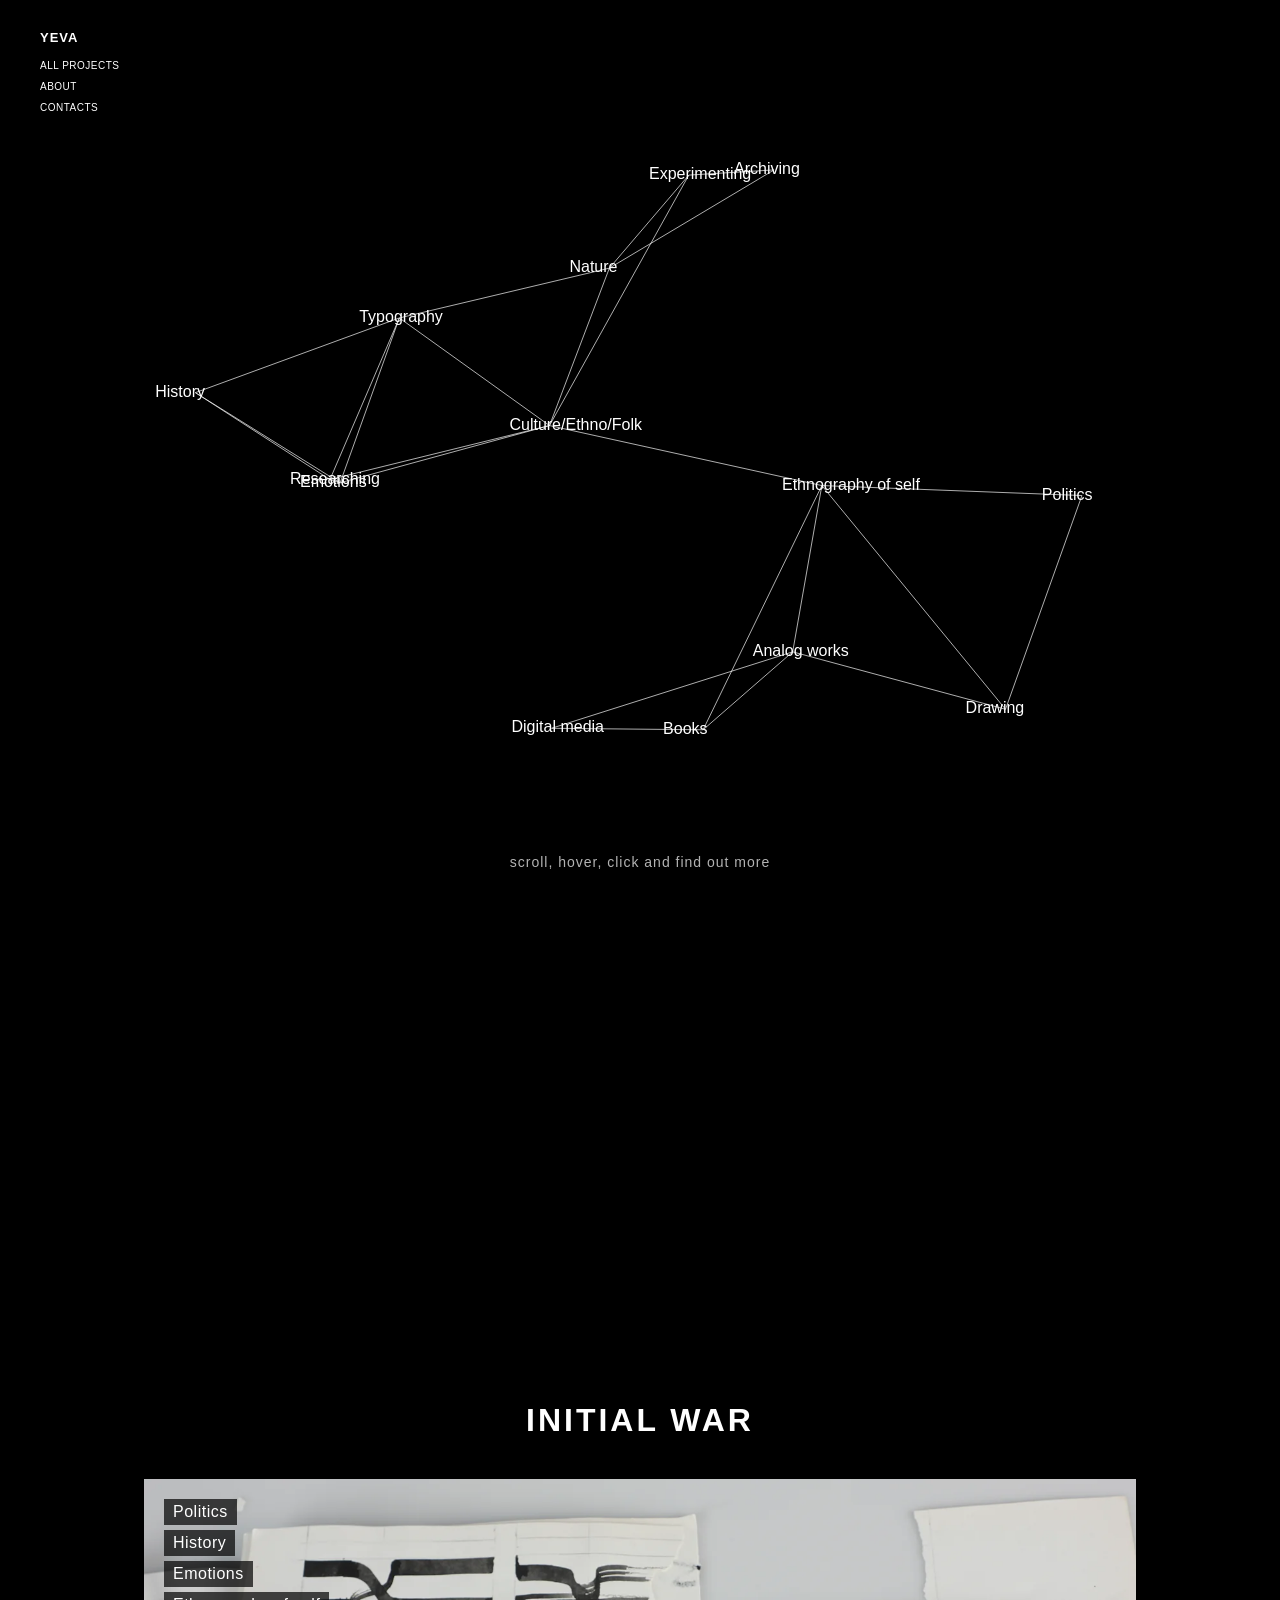
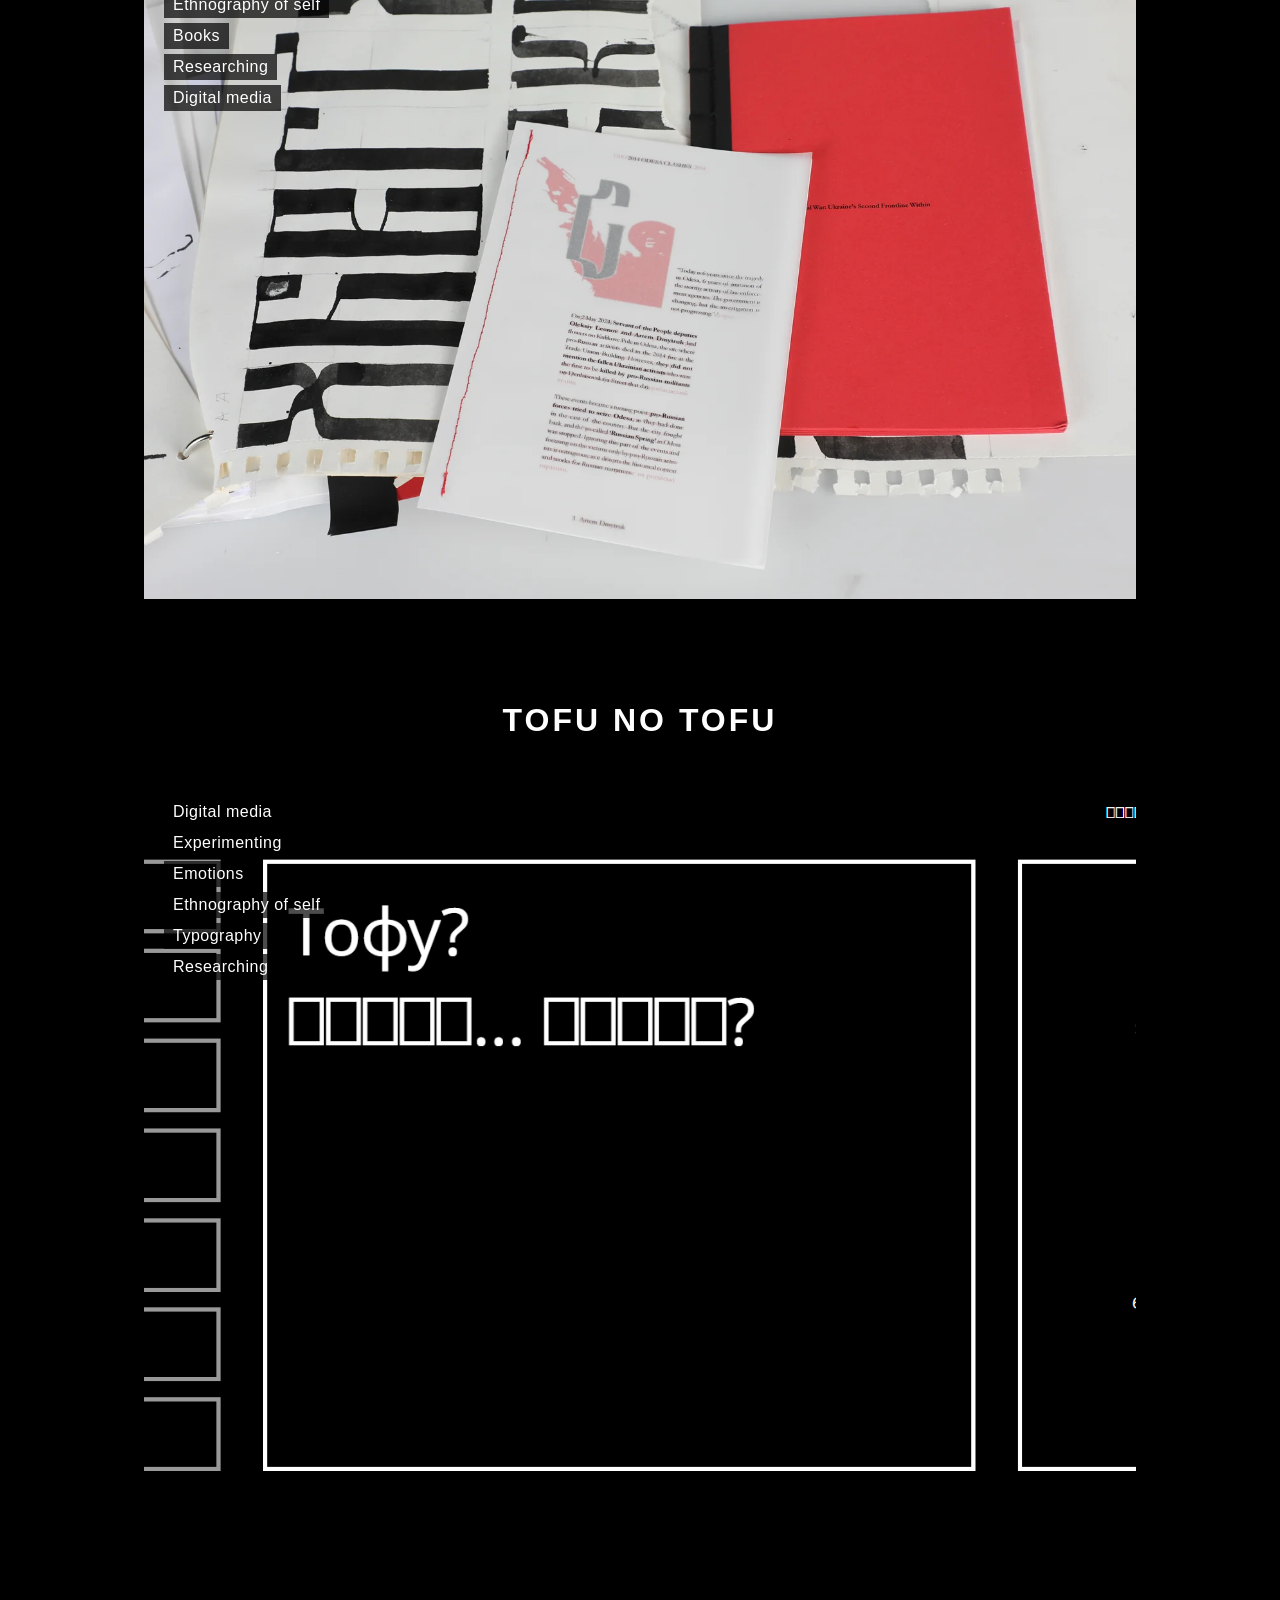
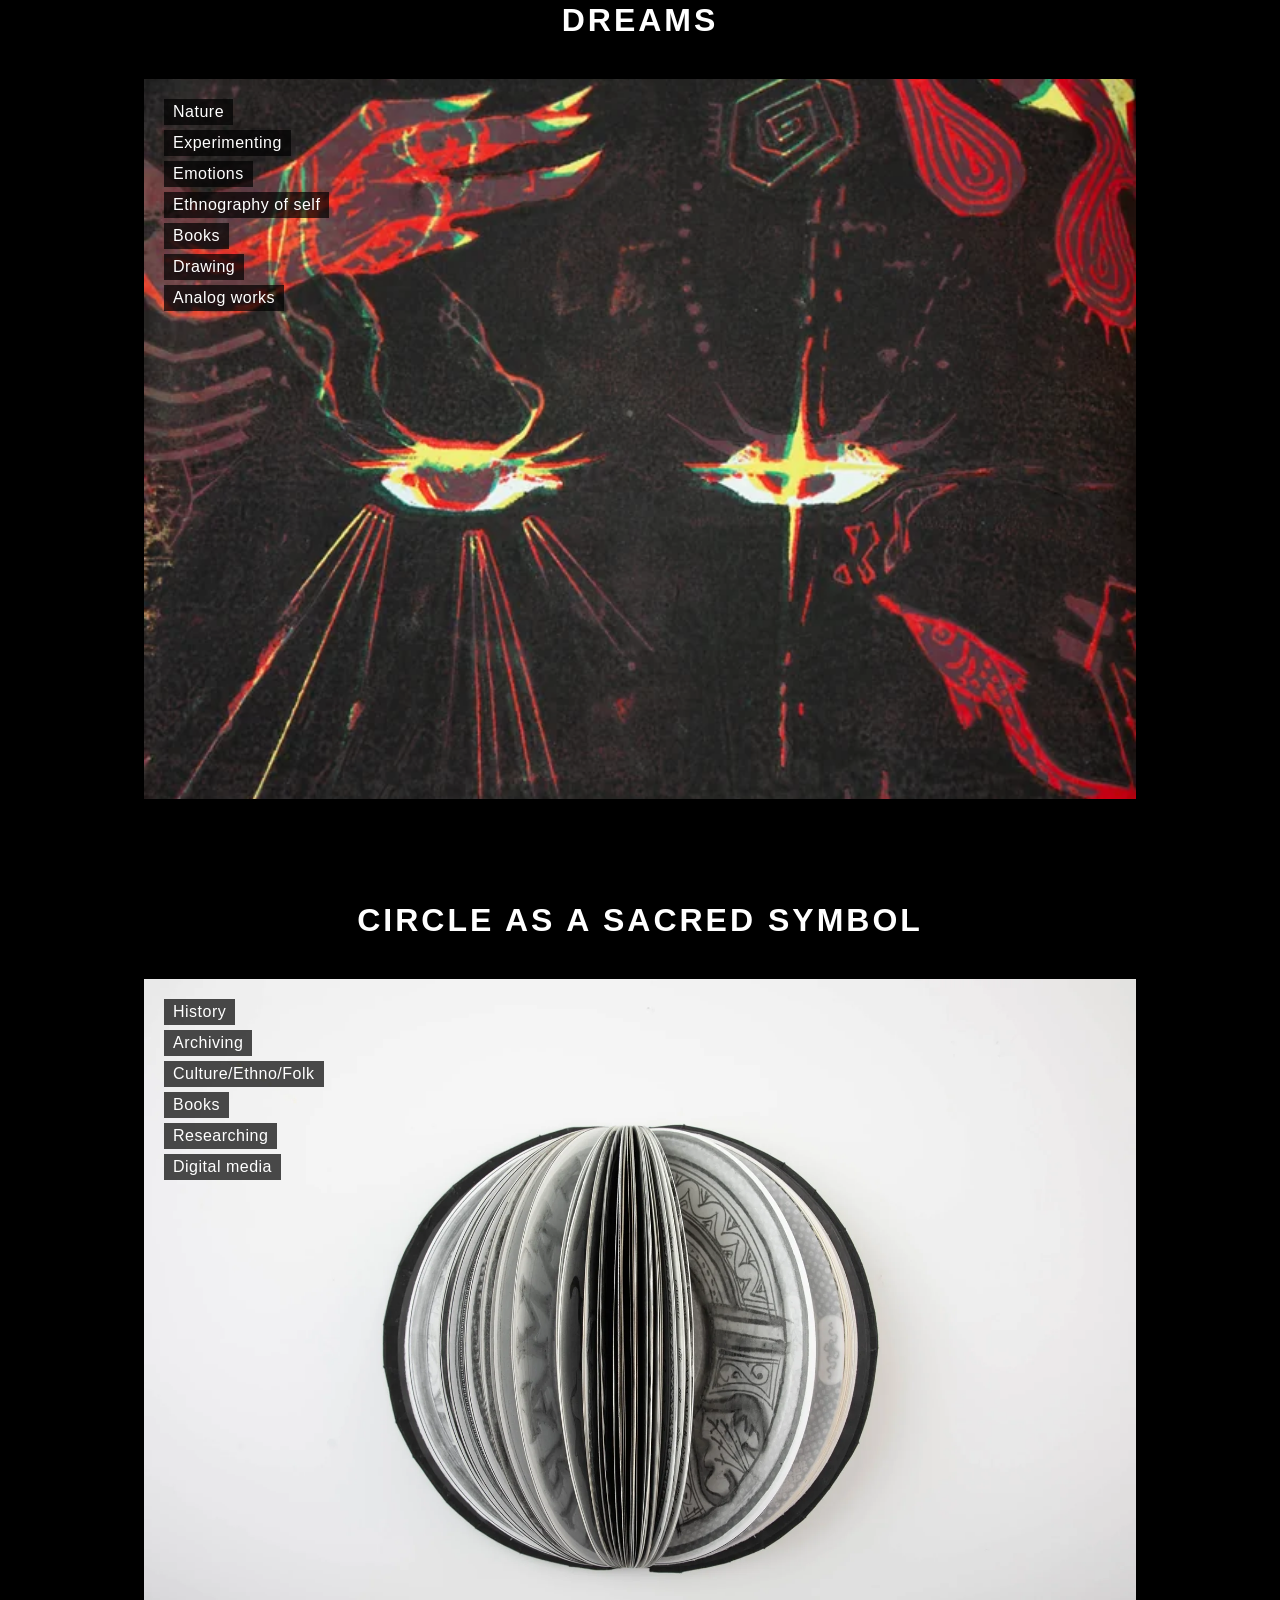
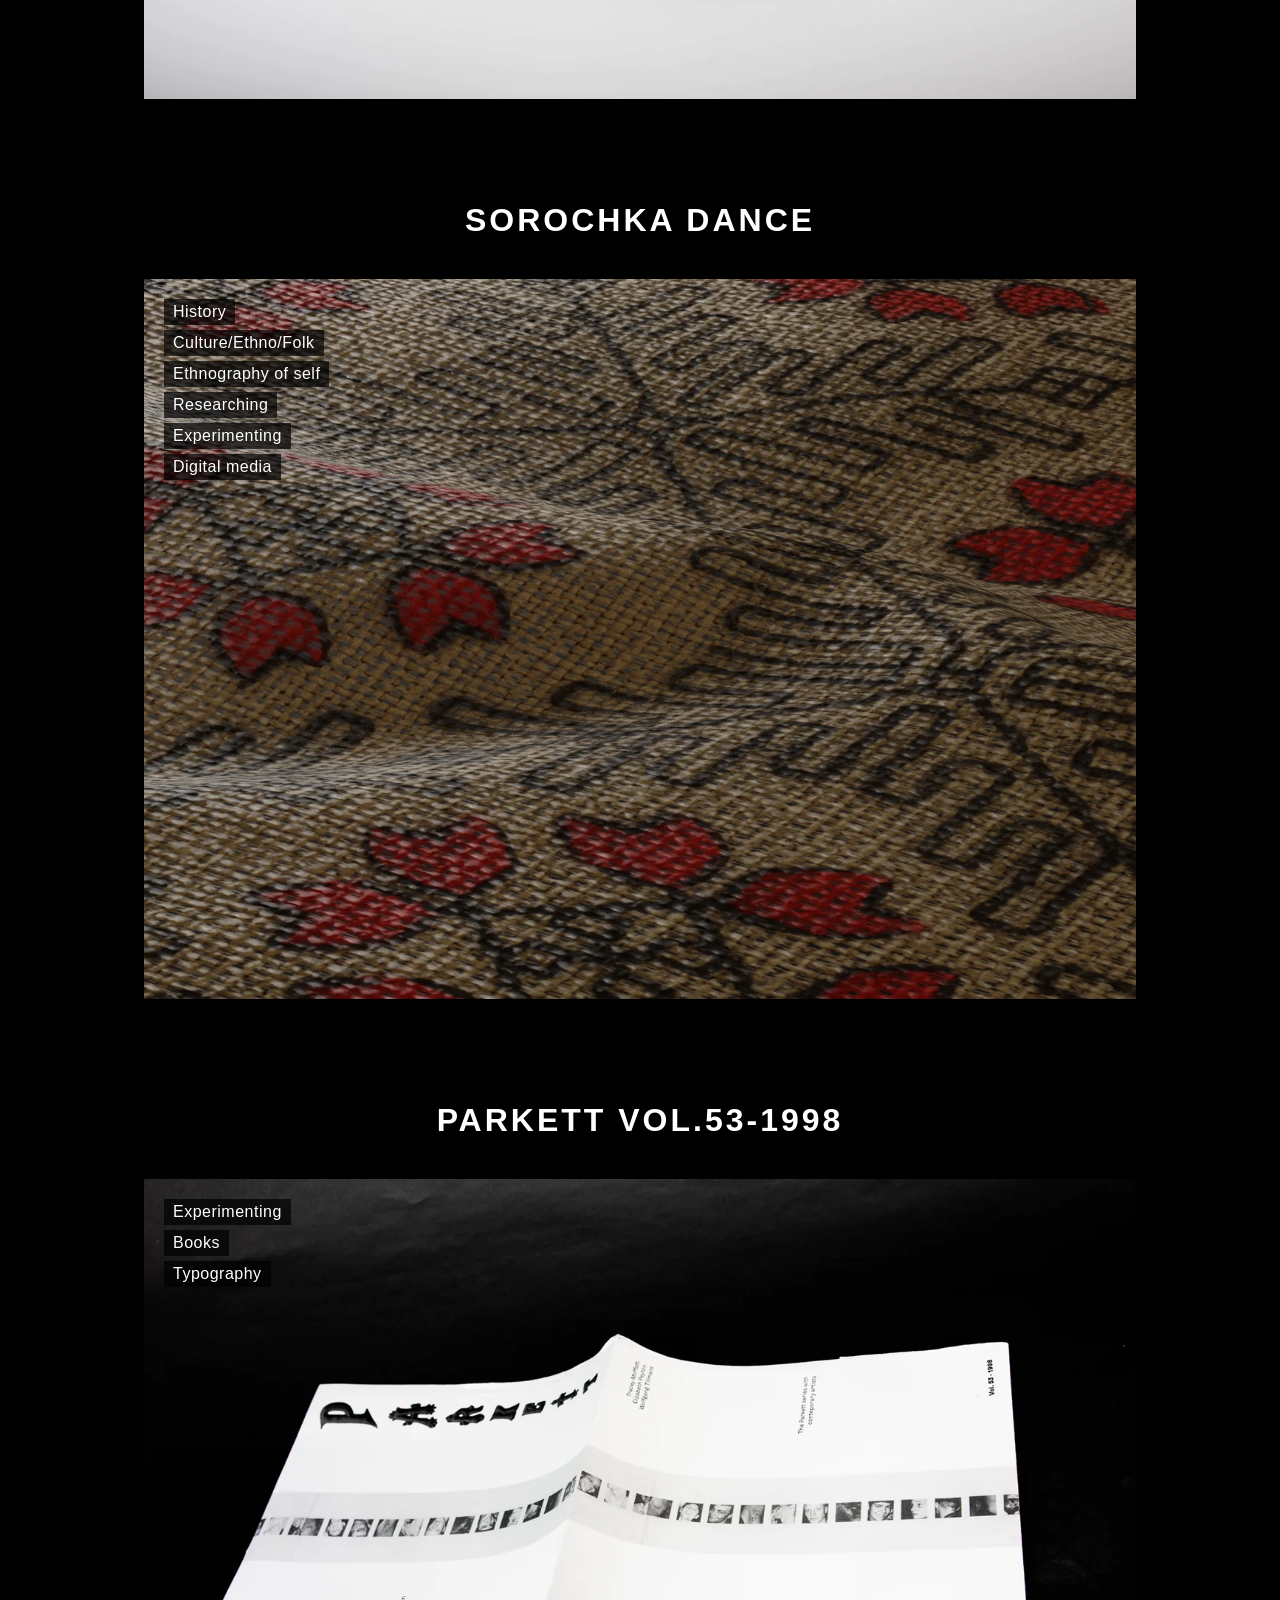
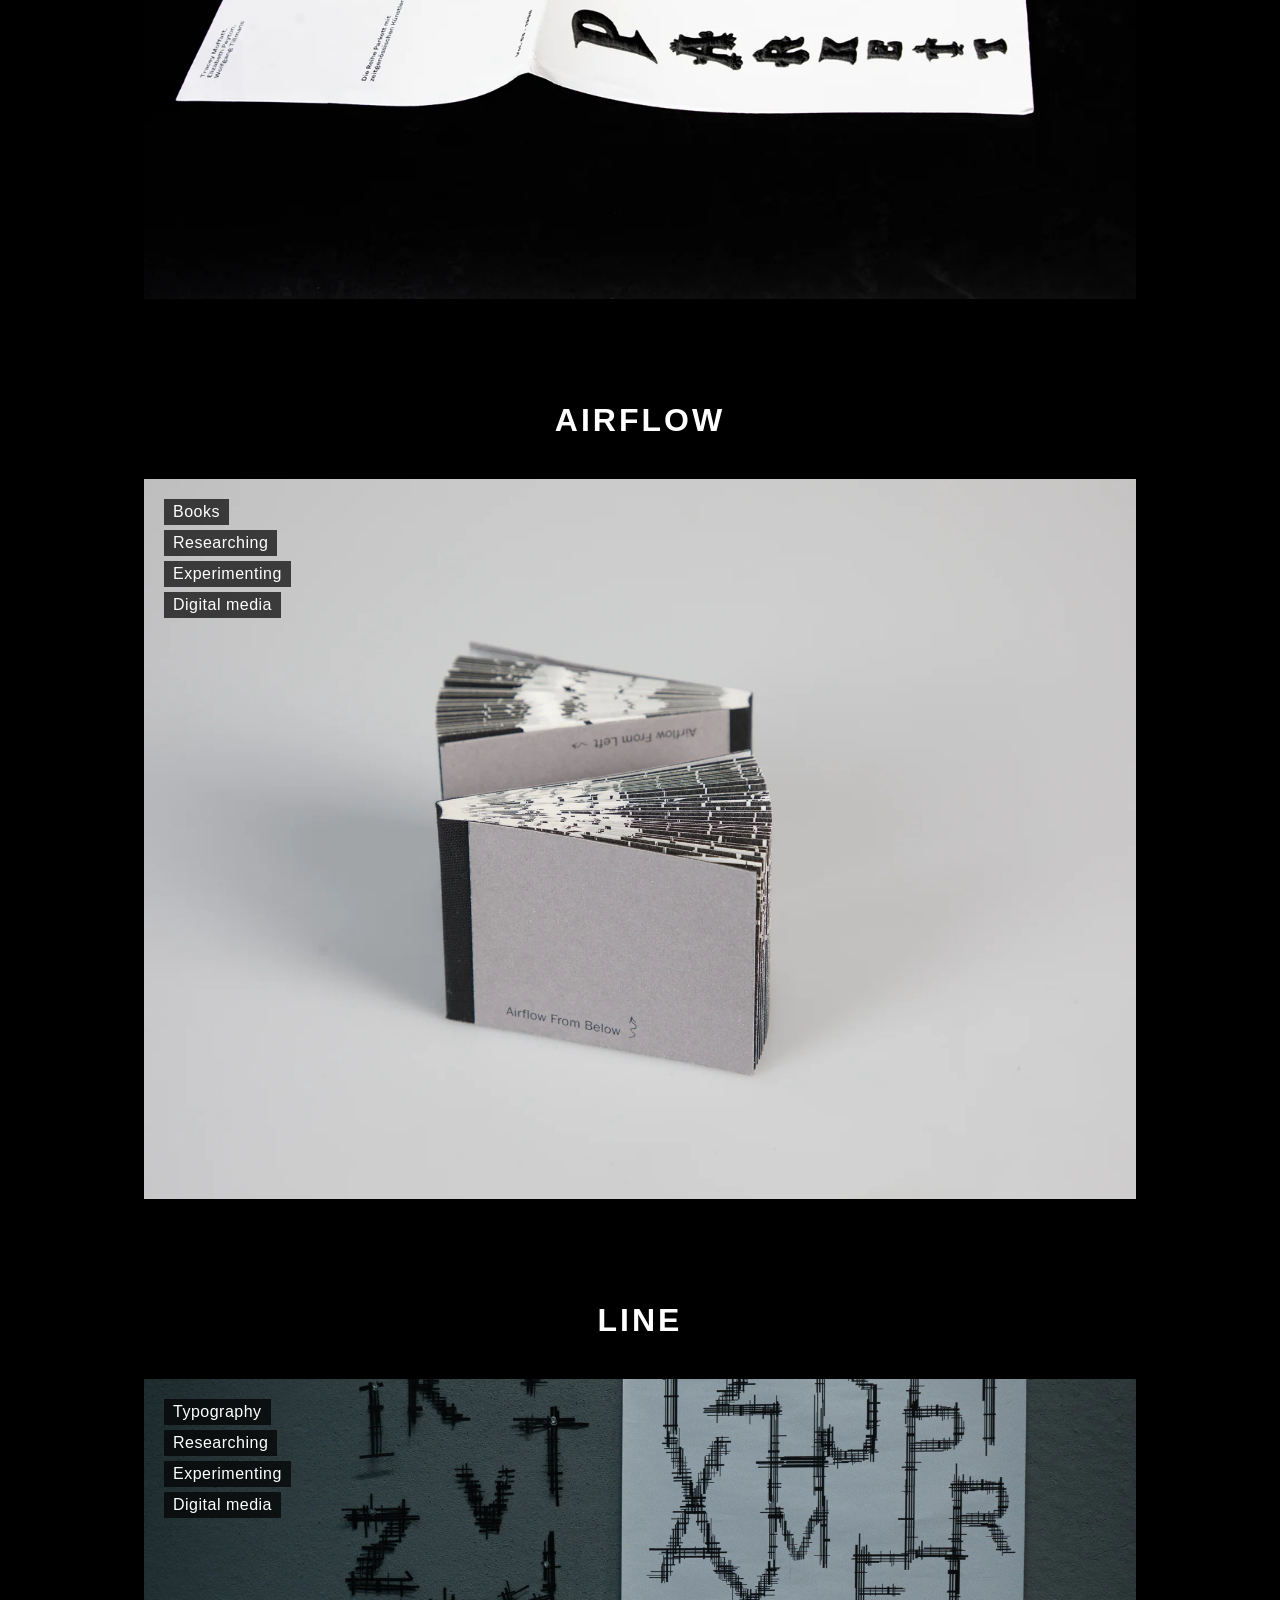
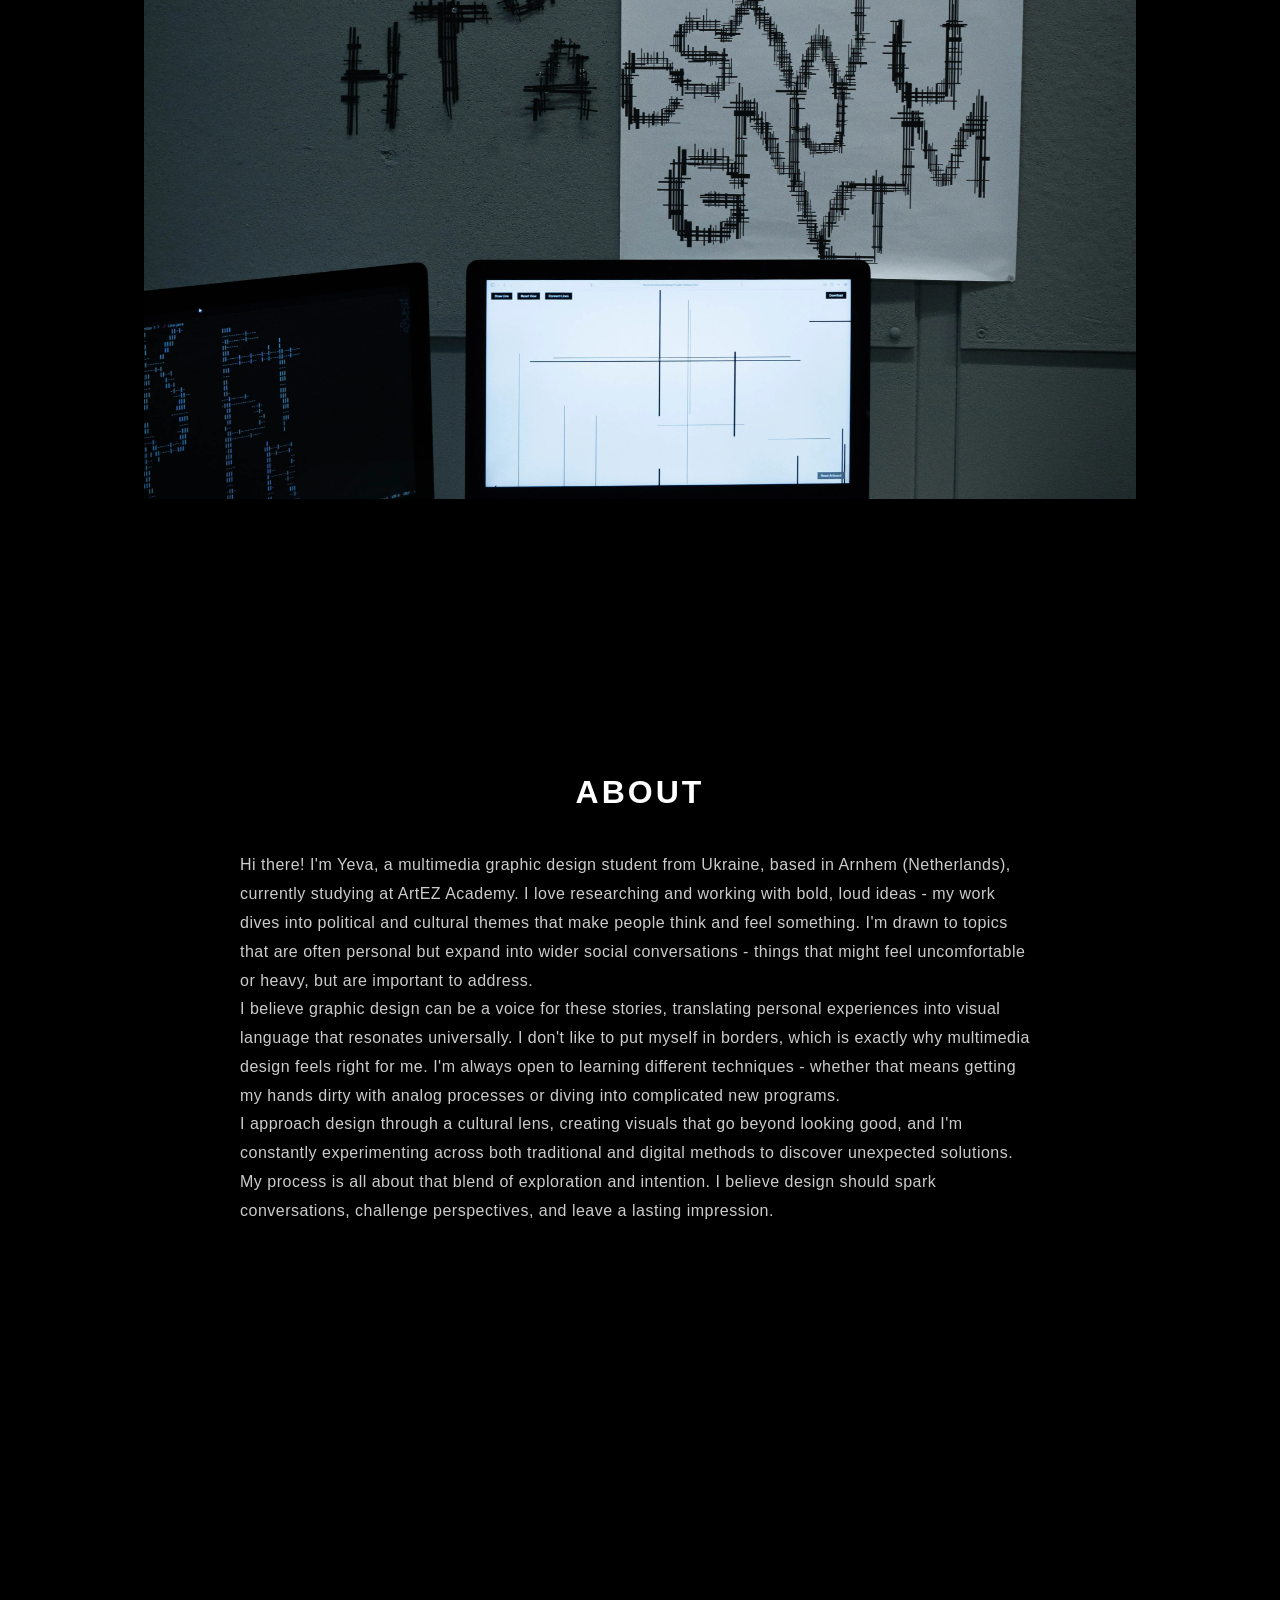
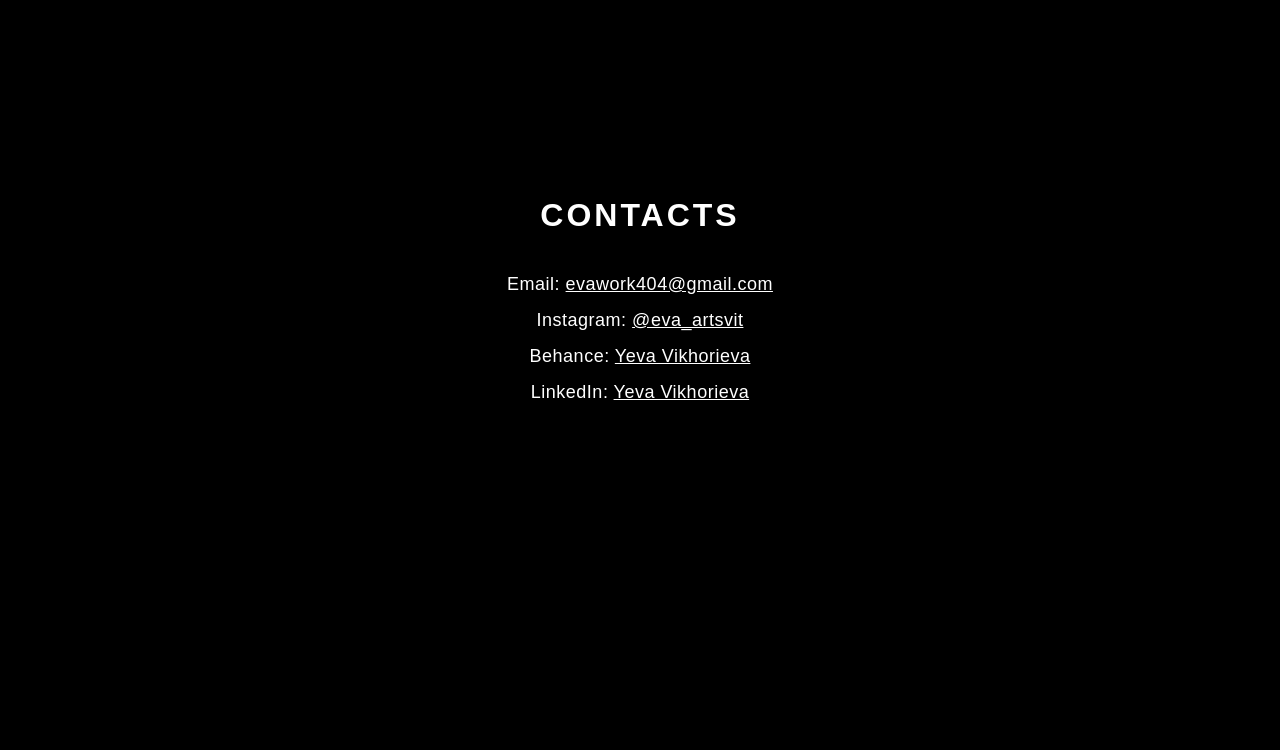
<file: Index.html>
<!DOCTYPE html>
<html lang="en">
<head>
    <meta charset="UTF-8" />
    <meta name="viewport" content="width=device-width, initial-scale=1.0" />
    <title>Yeva</title>
    <link rel="stylesheet" href="style.css" />
</head>
<body>

<header>
    <a href="Index.html" class="logo">Yeva</a>
    <nav>
        <a href="#projects">ALL PROJECTS</a>
        <a href="#about">ABOUT</a>
        <a href="#contacts">CONTACTS</a>
    </nav>
</header>


<canvas id="lines"></canvas>


<div id="blur-overlay"></div>

<!-- Add this popup -->
<div id="project-popup" class="project-popup">
    <div class="popup-content">
        <span class="close-popup">&times;</span>
        <h2 id="popup-title"></h2>
        <div id="popup-projects"></div>
    </div>
</div>

<div id="container">

<div id="container">
    <div class="word">Nature</div>
    <div class="word">Emotions</div>
    <div class="word">Drawing</div>
    <div class="word">Experimenting</div>
    <div class="word">Politics</div>
    <div class="word">History</div>
    <div class="word">Archiving</div>
    <div class="word">Analog works</div>
    <div class="word">Ethnography of self</div>
    <div class="word">Typography</div>
    <div class="word">Culture/Ethno/Folk</div>
    <div class="word">Researching</div>
    <div class="word">Books</div>
    <div class="word">Digital media</div>

    <div class="scroll-hint">
        scroll, hover, click and find out more
    </div>
</div>


<section id="projects" class="projects-section">

    <div class="project">
        <h2>INITIAL WAR</h2>
        <div class="project-image">
            <a href="Initial.html">
            <img src="./Initials/Initials2.webp" alt="Initial">
            <div class="project-tags">
                <span class="tag" data-word="Politics">Politics</span>
                <span class="tag" data-word="History">History</span>
                <span class="tag" data-word="Emotions">Emotions</span>
                <span class="tag" data-word="Ethnography of self">Ethnography of self</span>
                <span class="tag" data-word="Books">Books</span>
                <span class="tag" data-word="Researching">Researching</span>
                <span class="tag" data-word="Digital media">Digital media</span>
            </div>
            </a>
        </div>
    </div>

    <div class="project">
        <h2>TOFU NO TOFU</h2>
        <div class="project-image">
            <a href="Tofuport.html">
            <img src="TofuPrew.png" alt="Dreams">
            <div class="project-tags">
                <span class="tag" data-word="Digital media">Digital media</span>
                <span class="tag" data-word="Experimenting">Experimenting</span>
                <span class="tag" data-word="Emotions">Emotions</span>
                <span class="tag" data-word="Ethnography of self">Ethnography of self</span>
                <span class="tag" data-word="Typography">Typography</span>
                <span class="tag" data-word="Researching">Researching</span>
            </div>
            </a>
        </div>
    </div>

    <div class="project">
        <h2>DREAMS</h2>
        <div class="project-image">
            <a href="Dreams.html">
            <img src="DreamsPrew.webp" alt="Dreams">
            <div class="project-tags">
                <span class="tag" data-word="Nature">Nature</span>
                <span class="tag" data-word="Experimenting">Experimenting</span>
                <span class="tag" data-word="Emotions">Emotions</span>
                <span class="tag" data-word="Ethnography of self">Ethnography of self</span>
                <span class="tag" data-word="Books">Books</span>
                <span class="tag" data-word="Drawing">Drawing</span>
                <span class="tag" data-word="Analog works">Analog works</span>
            </div>
            </a>
        </div>
    </div>

    <div class="project">
        <h2>CIRCLE AS A SACRED SYMBOL</h2>
        <div class="project-image">
             <a href="CircleBook.html">
            <img src="./Circle/circlebook prev.webp" alt="Circle as a Sacred Symbol">
            <div class="project-tags">
                <span class="tag" data-word="History">History</span>
                <span class="tag" data-word="Archiving">Archiving</span>
                <span class="tag" data-word="Culture/Ethno/Folk">Culture/Ethno/Folk</span>
                <span class="tag" data-word="Books">Books</span>
                <span class="tag" data-word="Researching">Researching</span>
                <span class="tag" data-word="Digital media">Digital media</span>
            </div>
            </a>
        </div>
    </div>

    <div class="project">
        <h2>SOROCHKA DANCE</h2>
        <div class="project-image">
            <a href="Sorochka.html">
            <img src="./Sorochka/v1 wind.webp" alt="Nature Studies">
            <div class="project-tags">
                <span class="tag" data-word="History">History</span>
                <span class="tag" data-word="Culture/Ethno/Folk">Culture/Ethno/Folk</span>
                <span class="tag" data-word="Ethnography of self">Ethnography of self</span>
                <span class="tag" data-word="Researching">Researching</span>
                <span class="tag" data-word="Experimenting">Experimenting</span>
                <span class="tag" data-word="Digital media">Digital media</span>
            </div>
            </a>
        </div>
    </div>

    <div class="project">
        <h2>PARKETT VOL.53-1998</h2>
        <div class="project-image">
            <a href="Parkett.html">
            <img src="./Parkett/Parkett prew.webp" alt="Dreams">
            <div class="project-tags">
                <span class="tag" data-word="Experimenting">Experimenting</span>
                <span class="tag" data-word="Books">Books</span>
                <span class="tag" data-word="Typography">Typography</span>
            </div>
            </a>
        </div>
    </div>

    
    

    <div class="project">
        <h2>AIRFLOW</h2>
        <div class="project-image">
            <a href="Airflow.html">
            <img src="./Airflow/Airflow1.webp" alt="Nature Studies">
            <div class="project-tags">
                <span class="tag" data-word="Books">Books</span>
                <span class="tag" data-word="Researching">Researching</span>
                <span class="tag" data-word="Experimenting">Experimenting</span>
                <span class="tag" data-word="Digital media">Digital media</span>
            </div>
            </a>
        </div>
    </div>


<div class="project">
        <h2>LINE</h2>
        <div class="project-image">
            <a href="LINE.html">
            <img src="./Line font/Lineprew.webp" alt="Nature Studies">
             <div class="project-tags">
                <span class="tag" data-word="Typography">Typography</span>
                <span class="tag" data-word="Researching">Researching</span>
                <span class="tag" data-word="Experimenting">Experimenting</span>
                <span class="tag" data-word="Digital media">Digital media</span>
            </div>
            </a>
        </div>
    </div>
</section>

</section>


<section id="about" class="about-section">
    <div class="about-content">
        <h2>ABOUT</h2>
        <div class="about-text">
            <p>Hi there! I'm Yeva, a multimedia graphic design student from Ukraine, based in Arnhem (Netherlands),
                 currently studying at ArtEZ Academy. I love researching and working with bold, loud ideas - my work
                 dives into political and cultural themes that make people think and feel something. I'm drawn to topics
                 that are often personal but expand into wider social conversations - things that might feel uncomfortable
                 or heavy, but are important to address.<br>I believe graphic design can be a voice for these stories,
                 translating personal experiences into visual language that resonates universally. I don't like to put
                 myself in borders, which is exactly why multimedia design feels right for me. I'm always open to
                 learning different techniques - whether that means getting my hands dirty with analog processes
                  or diving into complicated new programs.<br> I approach design through a cultural lens, creating visuals 
                  that go beyond looking good, and I'm constantly experimenting across both traditional and digital
                   methods to discover unexpected solutions. My process is all about that blend of exploration and 
                   intention. I believe design should spark conversations, challenge perspectives, and leave a 
                   lasting impression.</p>
        </div>
    </div>
</section>


<section id="contacts" class="contacts-section">
    <div class="contacts-content">
        <h2>CONTACTS</h2>
        <div class="contact-info">
            <p>Email: <a href="mailto:evawork404@gmail.com">evawork404@gmail.com</a></p>
            <p>Instagram: <a href="https://www.instagram.com/eva_artsvit/" target="_blank">@eva_artsvit</a></p>
            <p>Behance: <a href="https://www.behance.net/evavih" target="_blank">Yeva Vikhorieva</a></p>
            <p>LinkedIn: <a href="https://www.linkedin.com/in/yeva-vikhorieva-496b8232a/" target="_blank">Yeva Vikhorieva</a></p>
        </div>
    </div>
</section>

<script src="script.js"></script>

<script src="script.js"></script>
</body>
</html>
</file>
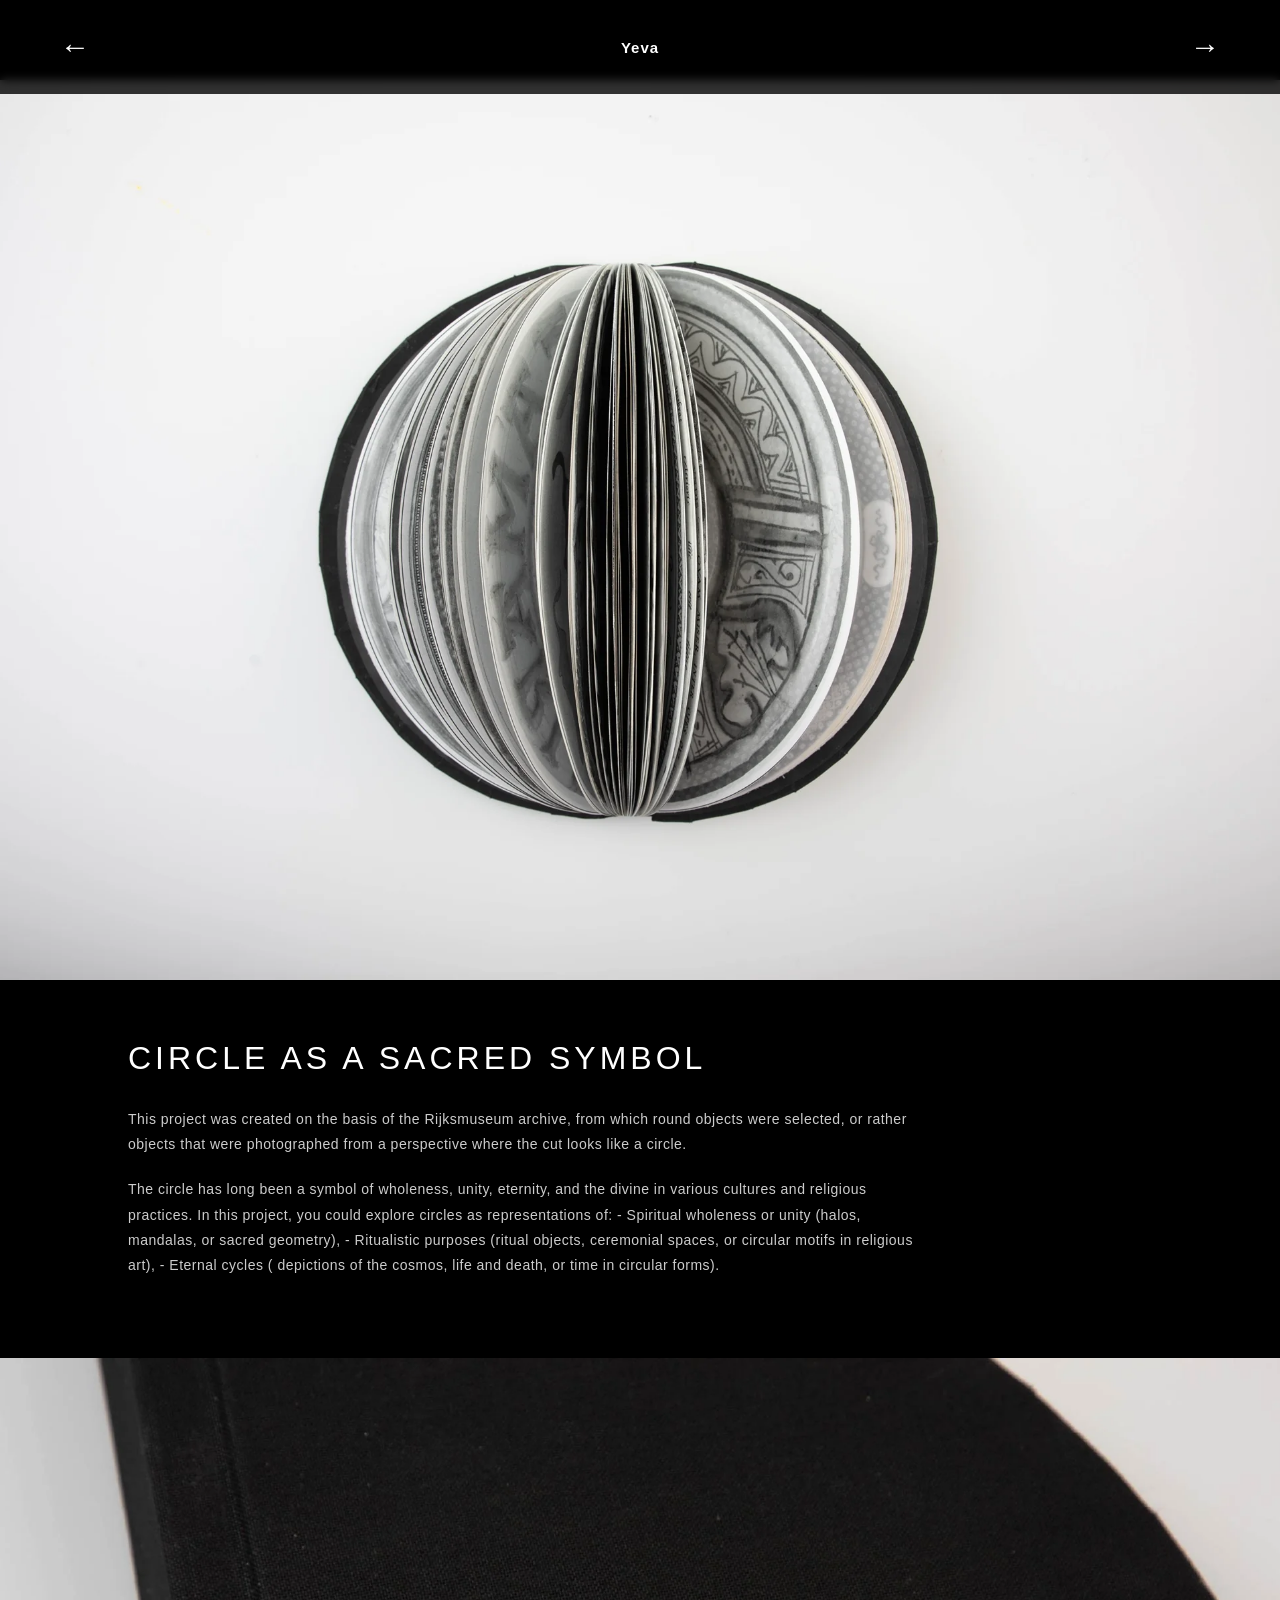
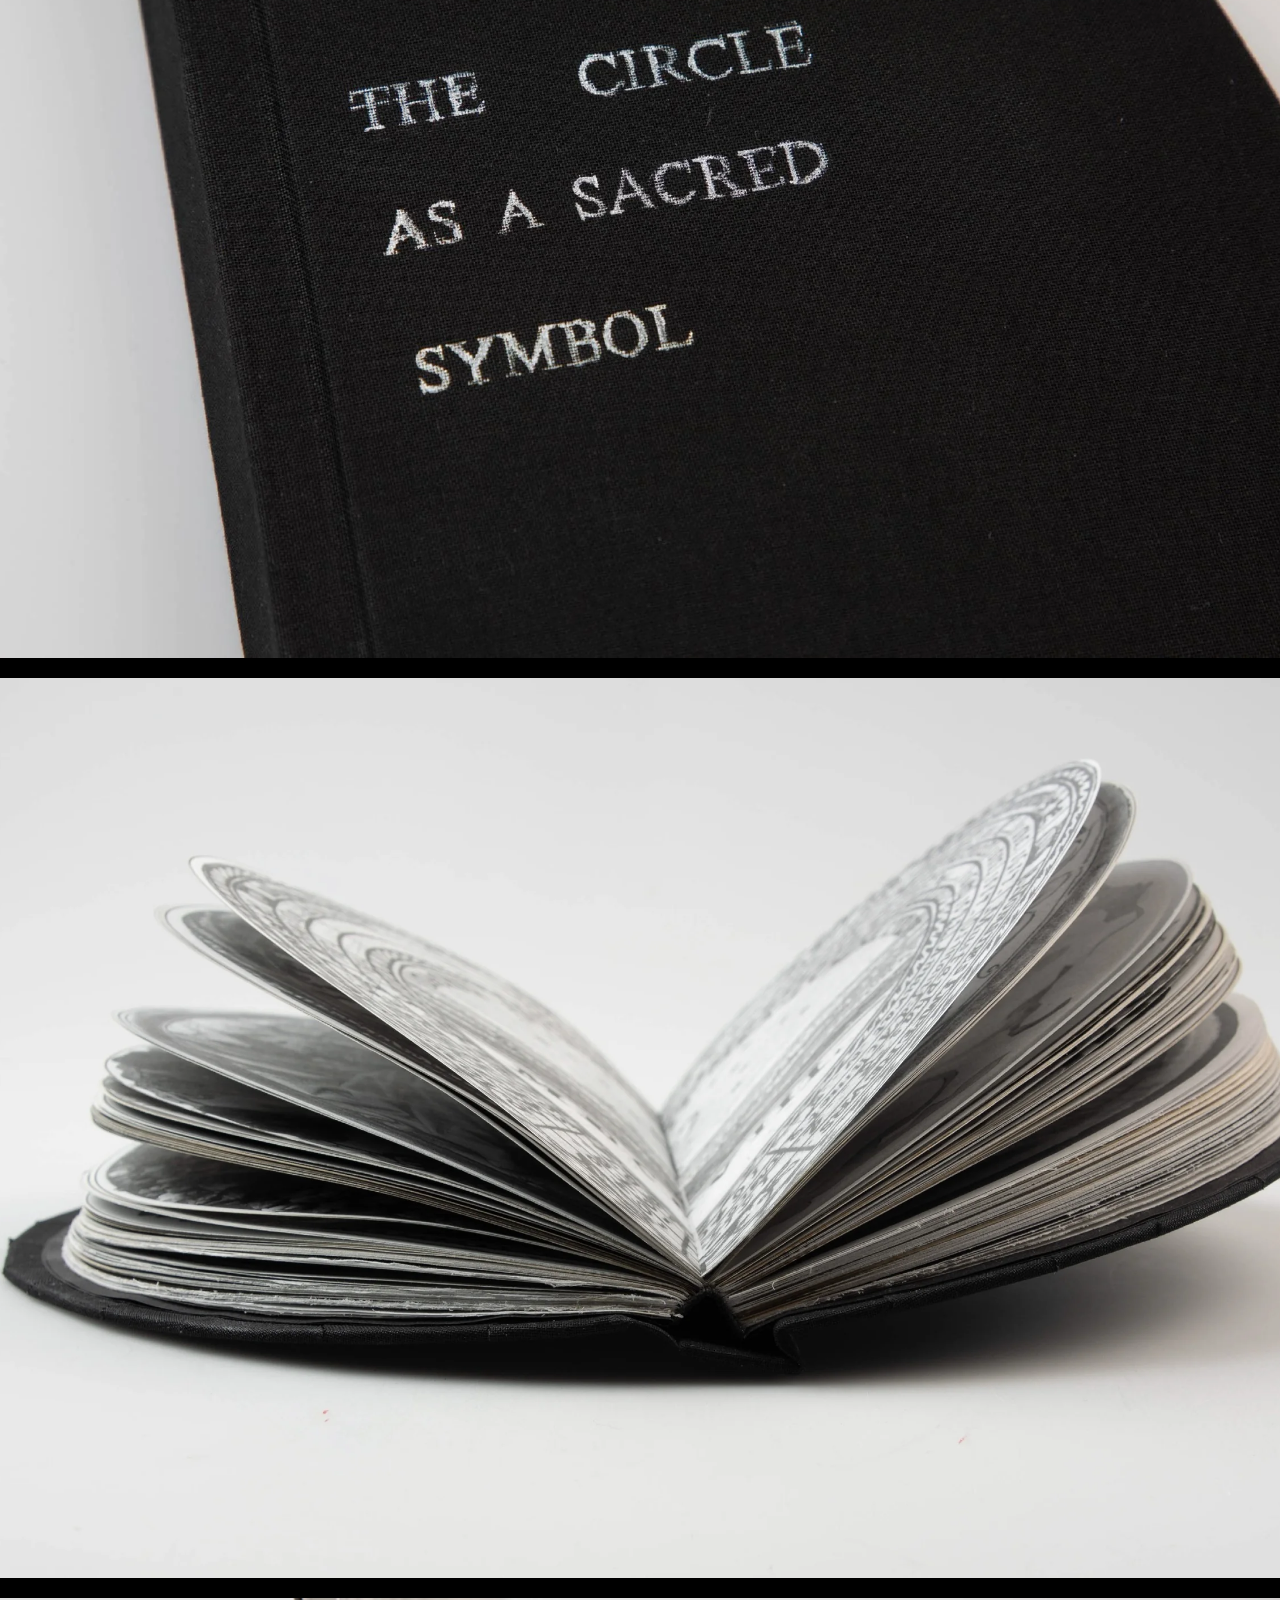
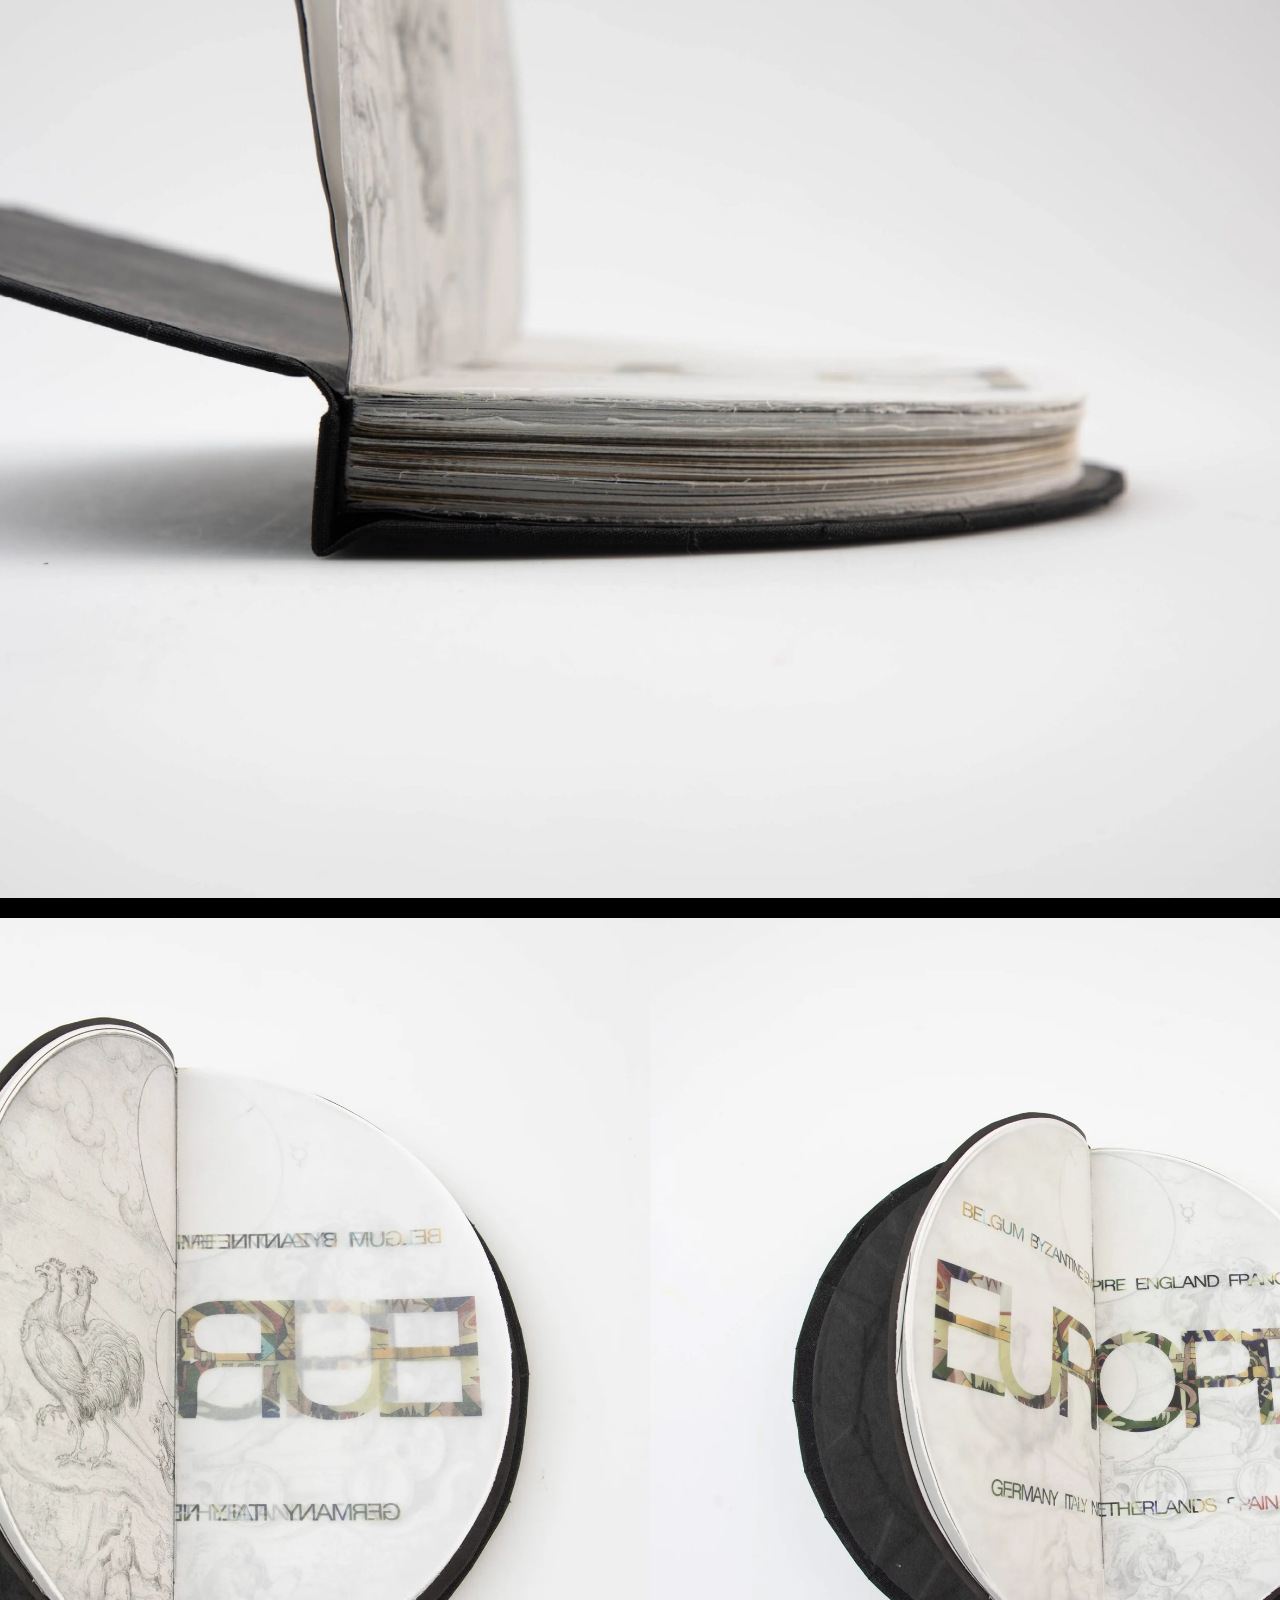
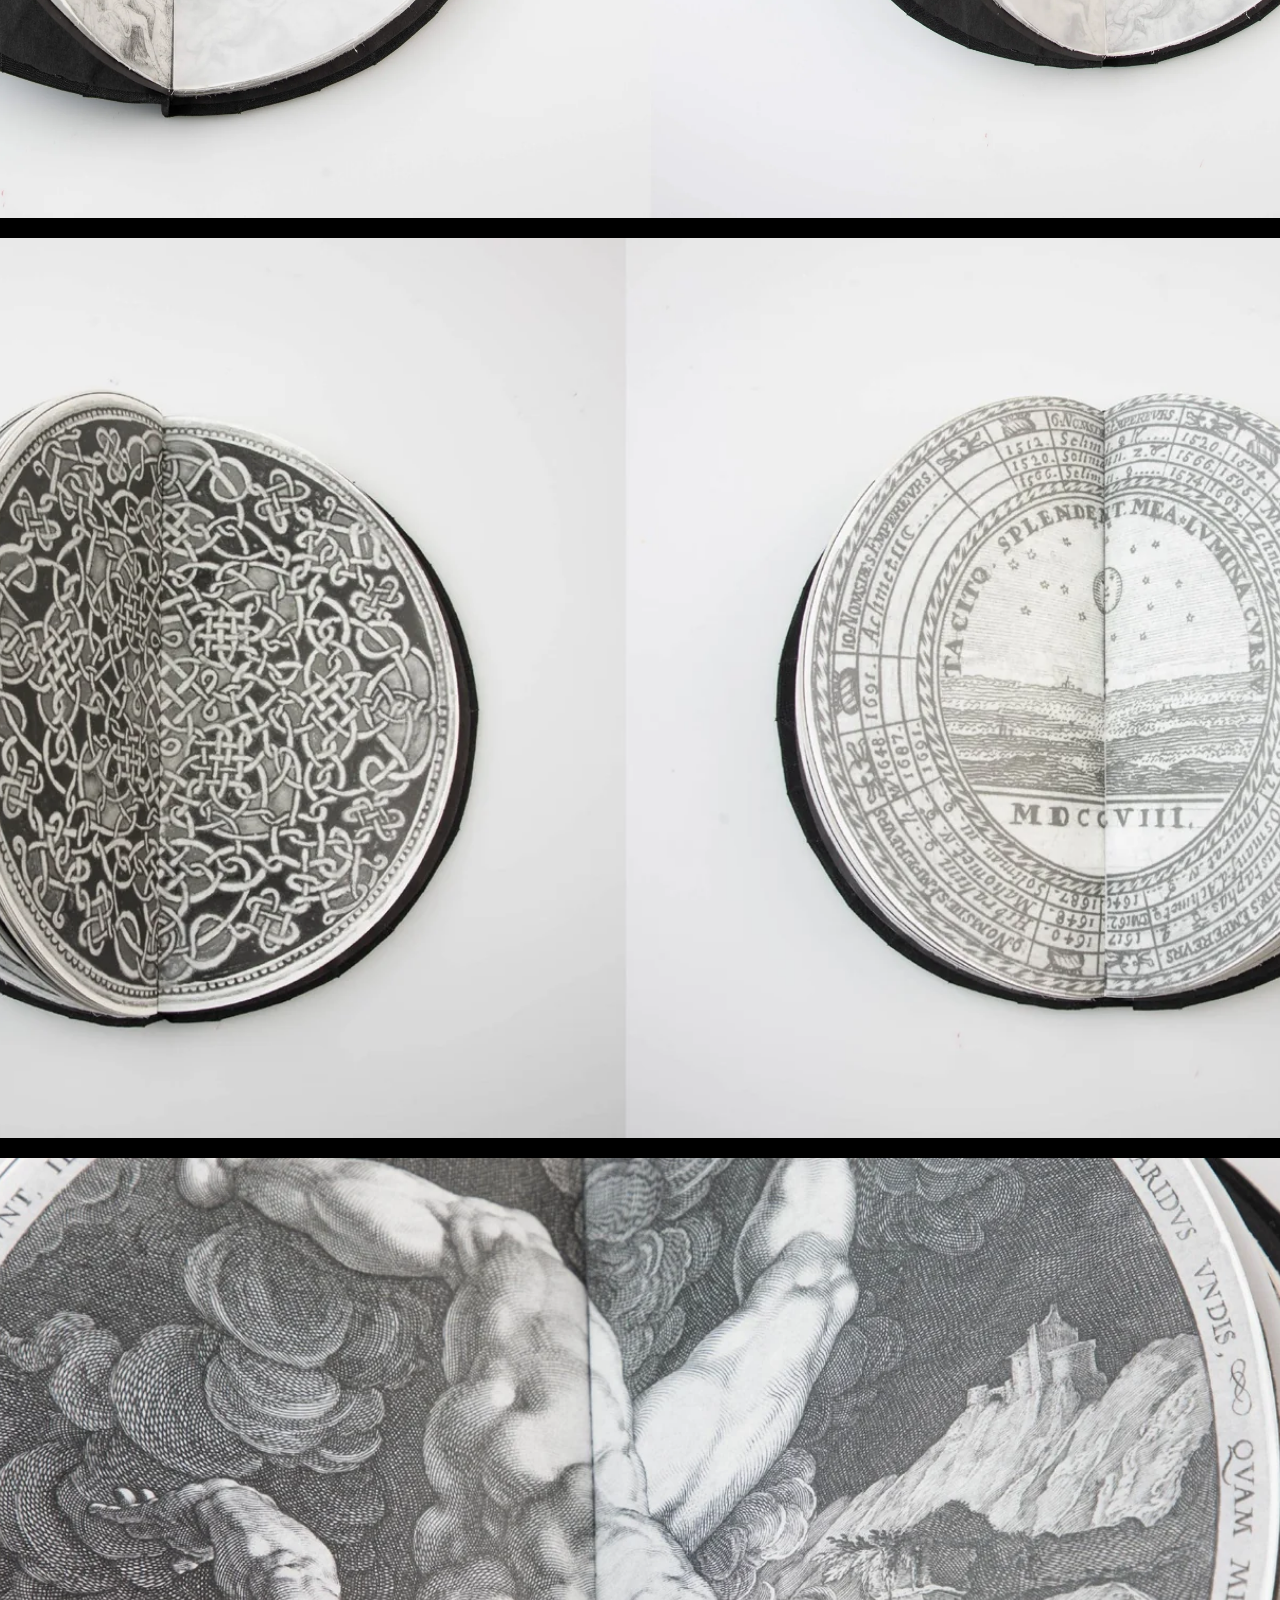
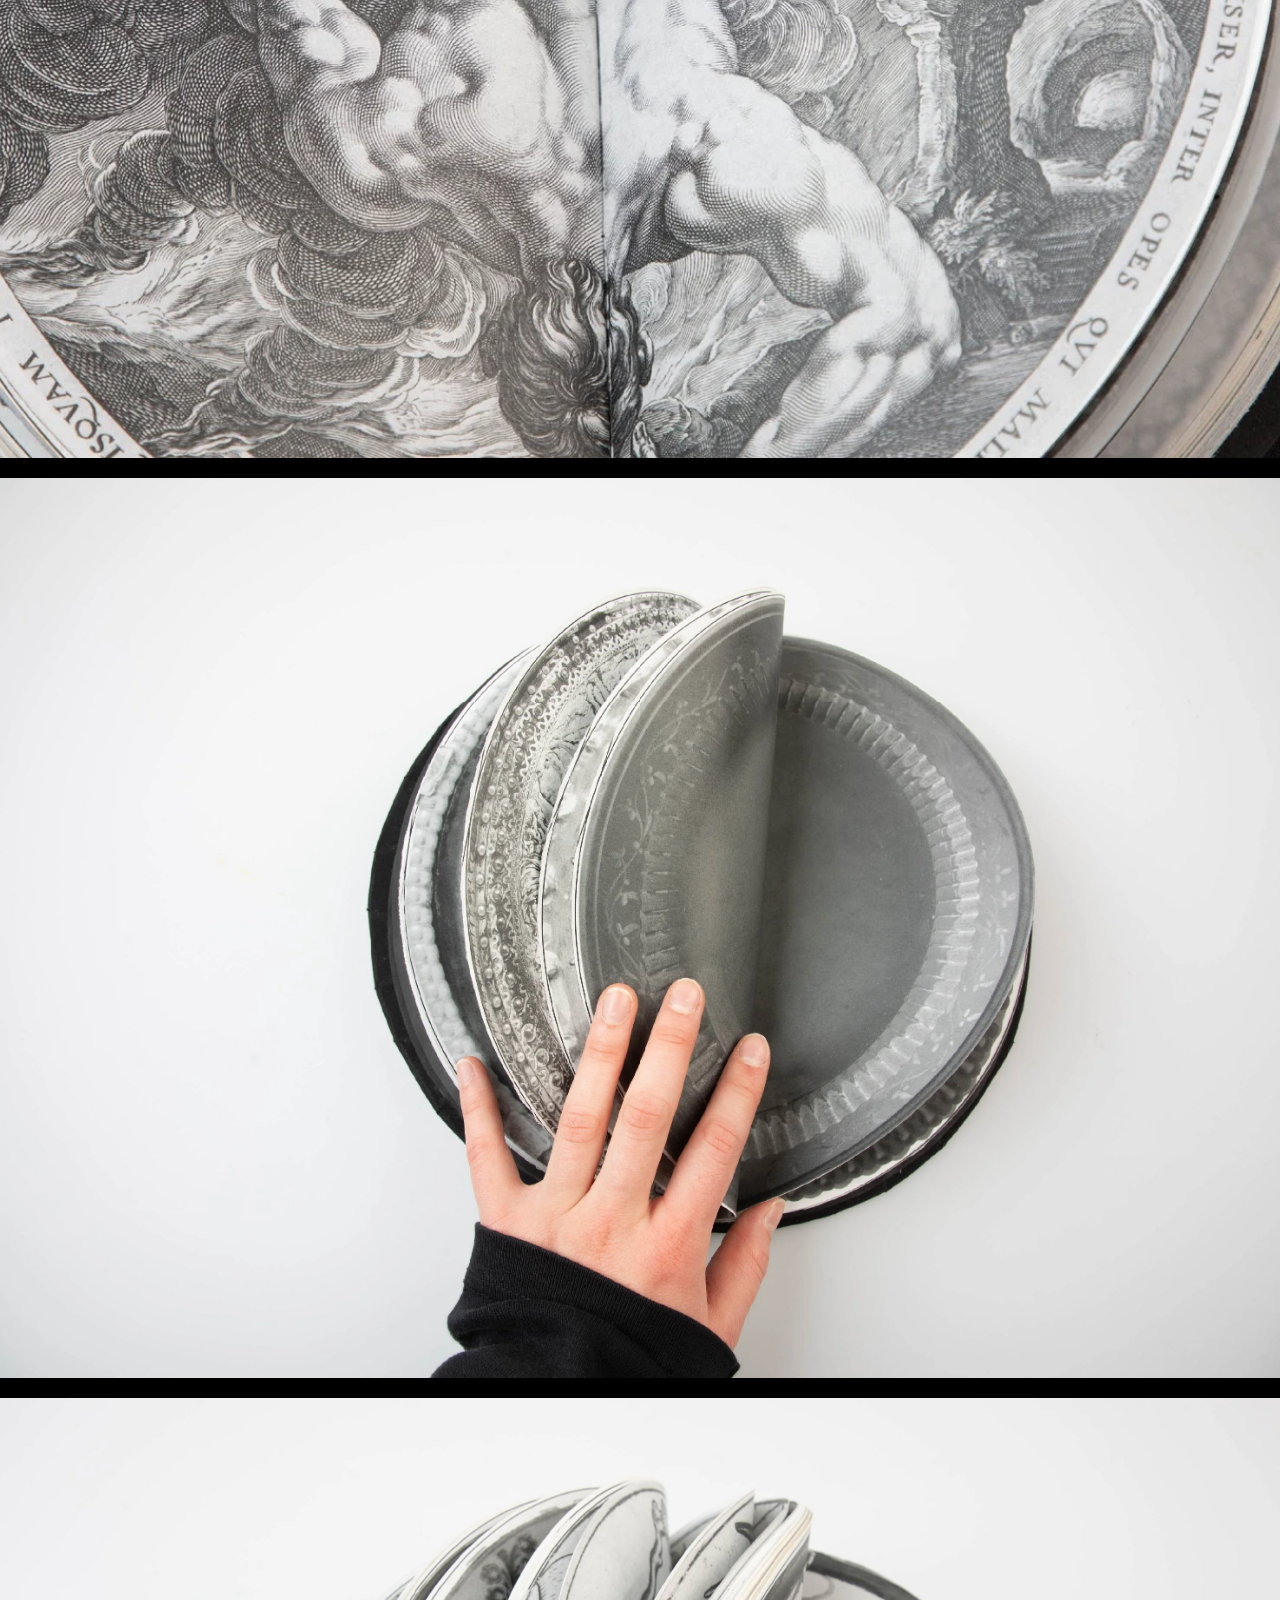
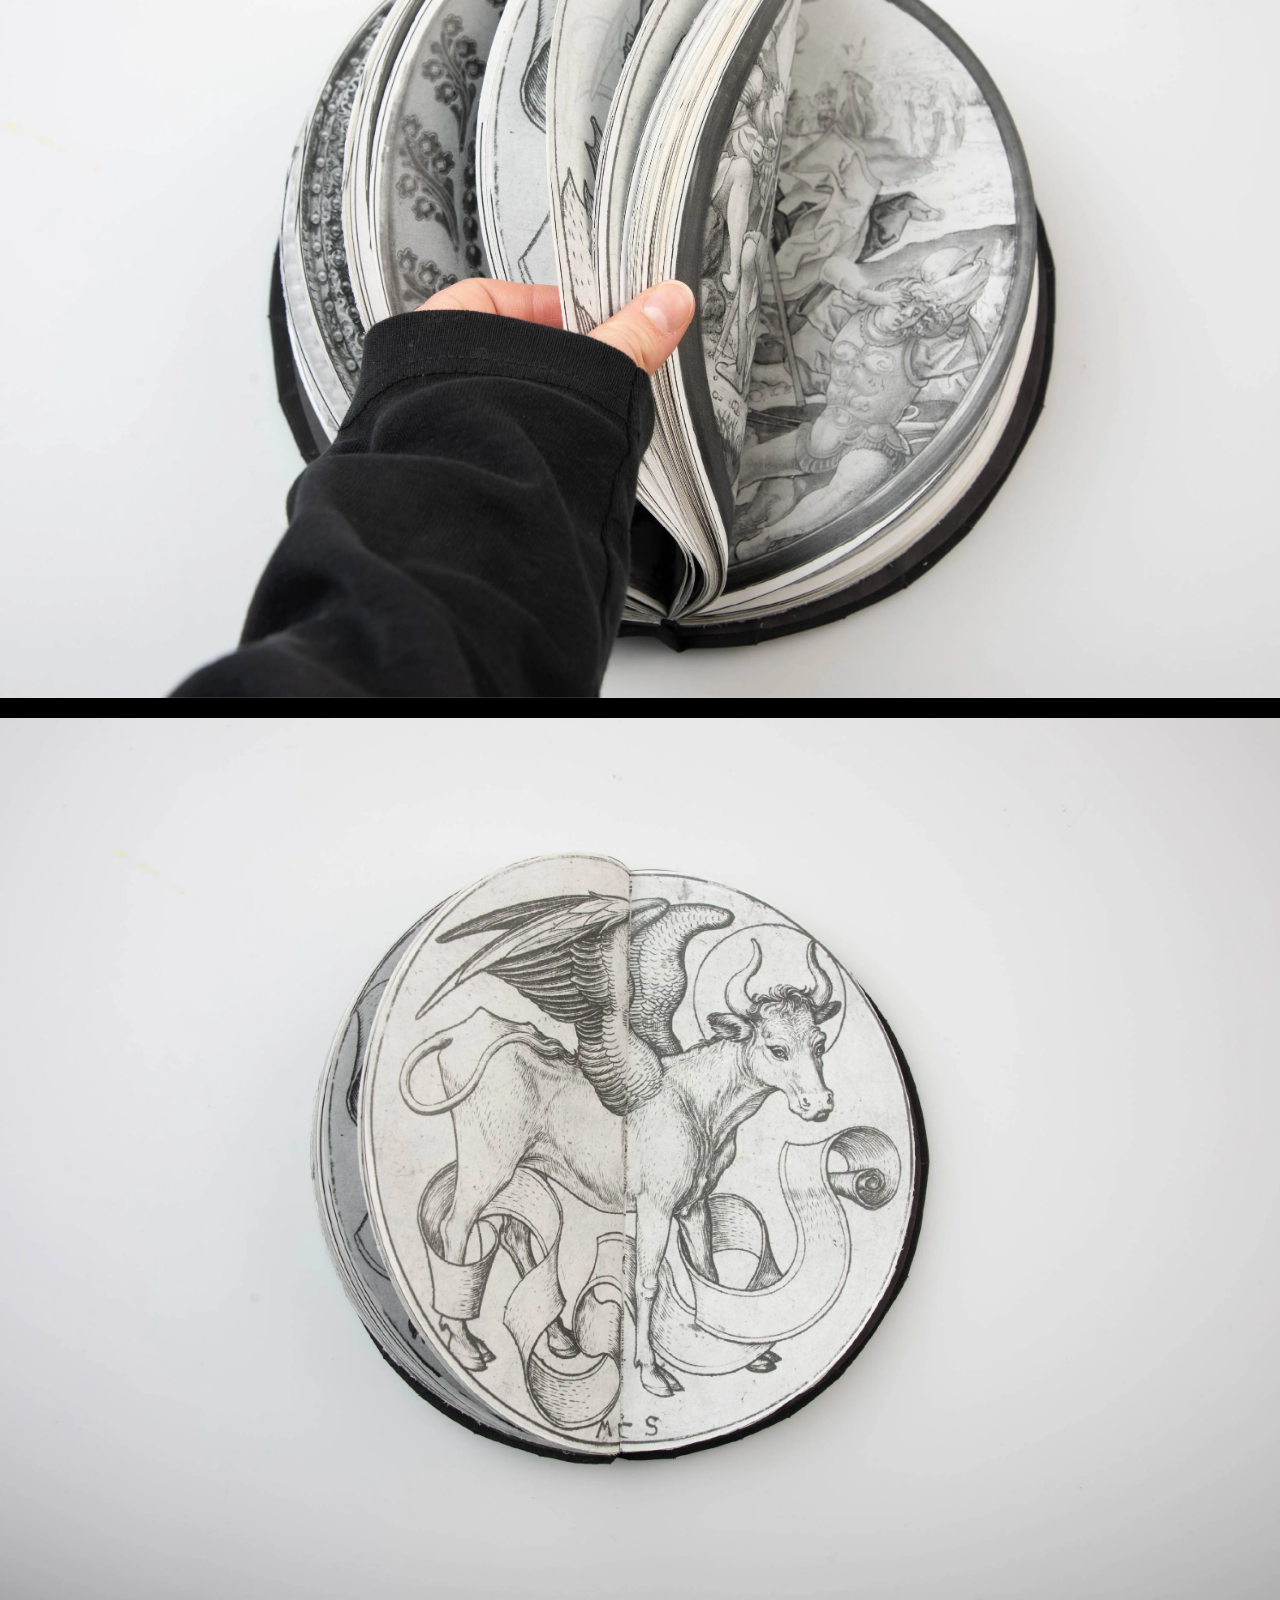
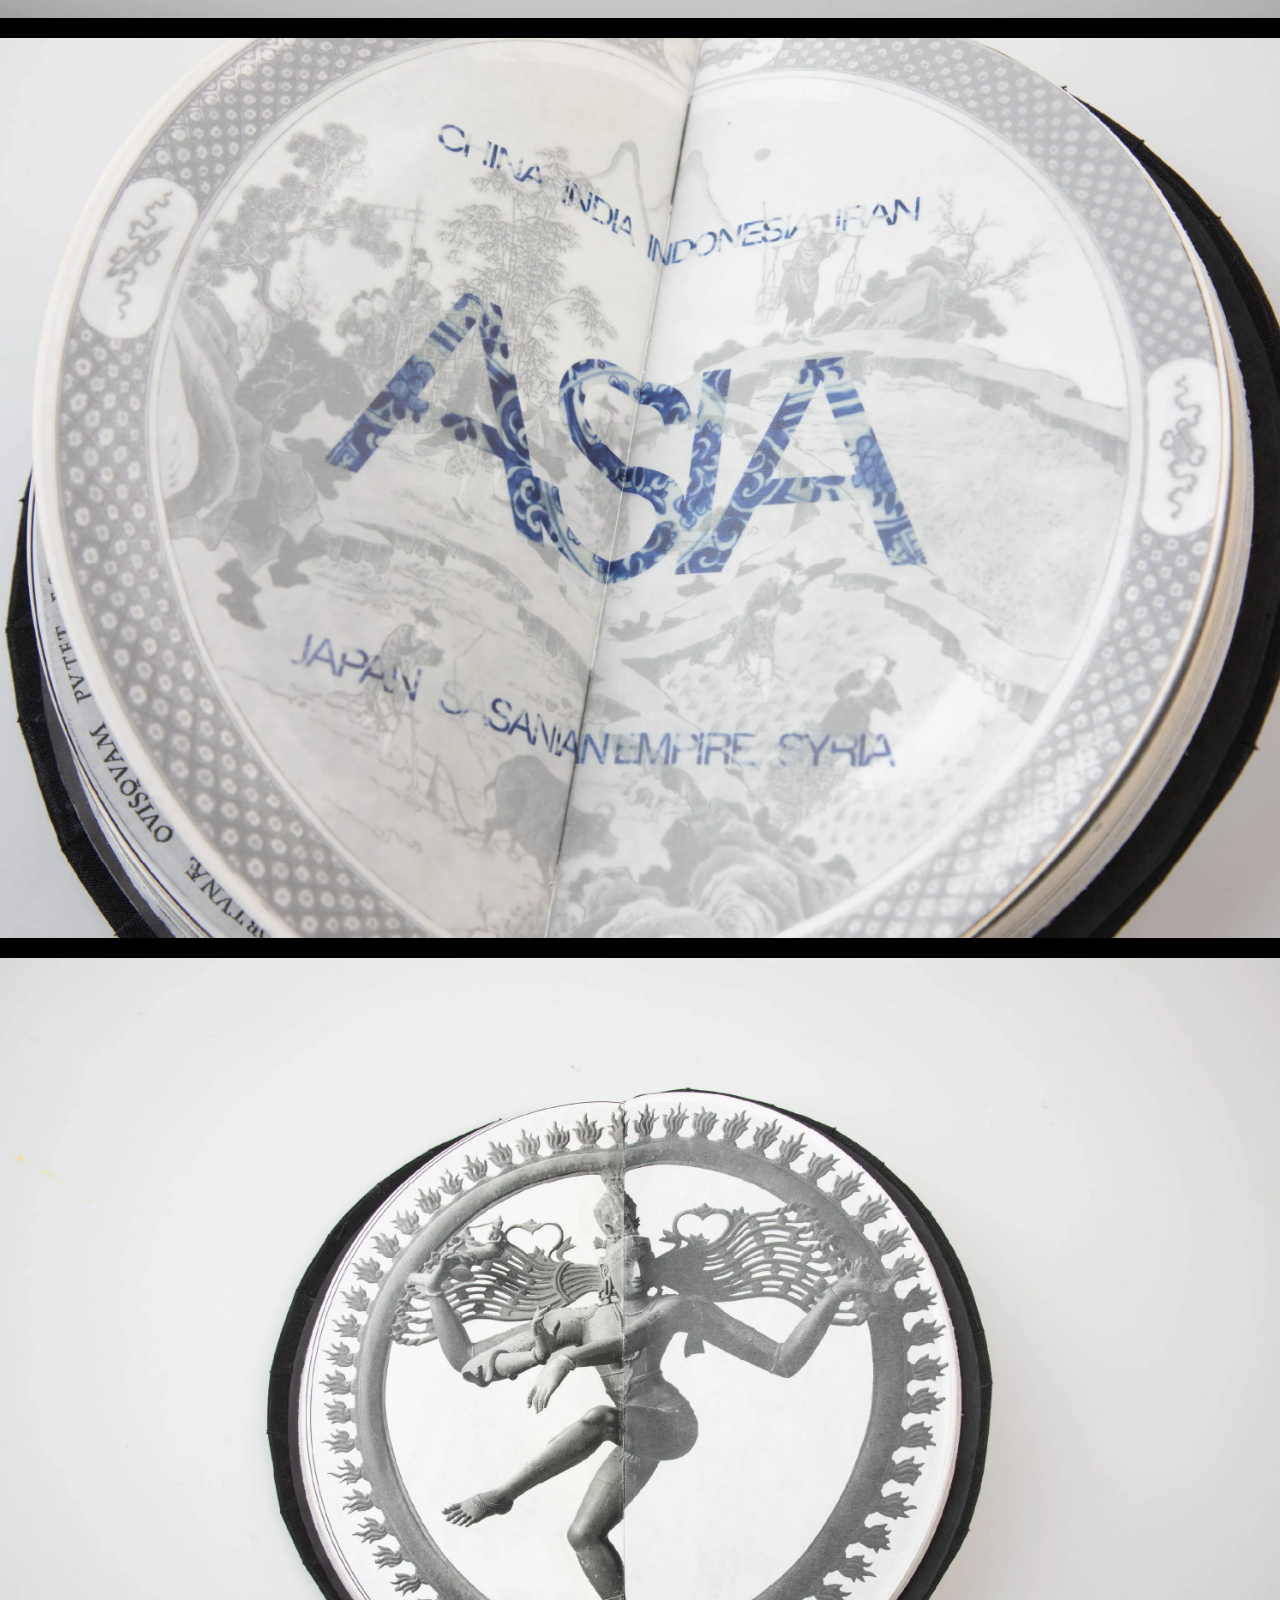
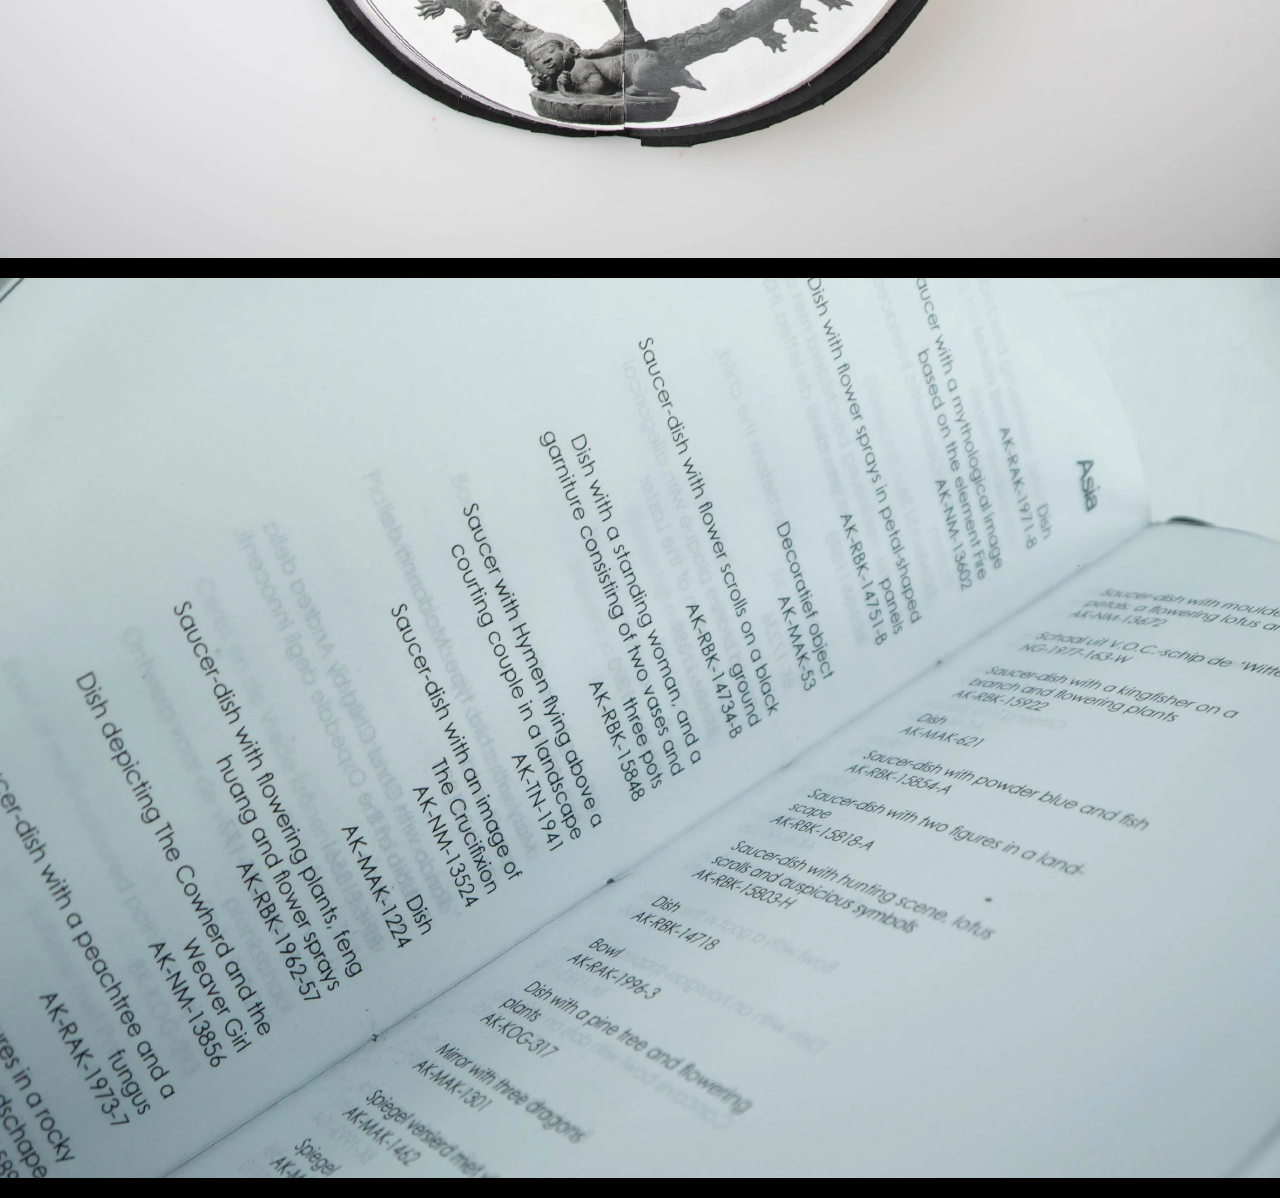
<file: CircleBook.html>
<!DOCTYPE html>
<html lang="en">
<head>
    <meta charset="UTF-8" />
    <meta name="viewport" content="width=device-width, initial-scale=1.0" />
    <title>Circle - Yeva</title>
    <link rel="stylesheet" href="project pages.css" />
</head>
<body>

<header>
    <a href="Dreams.html" class="nav-arrow nav-arrow-left">←</a>
    
    <div class="dropdown">
        <a href="index.html" class="dropbtn">Yeva</a>
        <div class="dropdown-content">
            <a href="index.html#projects">All Projects</a>
            <a href="index.html#about">About</a>
            <a href="index.html#contacts">Contacts</a>
        </div>
    </div>
    
    <a href="Sorochka.html" class="nav-arrow nav-arrow-right">→</a>
</header>

<div class="project-container">
  
    <div class="project-main-image">
        <img src="./Circle/circlebook prev.webp" alt="Dreams">
    </div>

   
    <div class="project-info">
        <h1>CIRCLE AS A SACRED SYMBOL</h1>
        <div class="project-description">
        <p>This project was created on the basis of the Rijksmuseum
        archive, from which round objects were selected, or rather
        objects that were photographed from a perspective where
        the cut looks like a circle.</p>           
         <p>The circle has long been a symbol of wholeness, unity,
        eternity, and the divine in various cultures and religious
        practices.
        In this project, you could explore circles as
        representations of:
        - Spiritual wholeness or unity (halos, mandalas, or sacred
        geometry),
        - Ritualistic purposes (ritual objects, ceremonial spaces, or
        circular motifs in religious art),
        - Eternal cycles ( depictions of the cosmos, life and death,
        or time in circular forms).</p>
        </div>
        <!-- <button class="contact-button">CONTACT BUTTON</button> -->
    </div>

    
   <div class="project-gallery">
        <img src="./Circle/c1 UP-01.webp" alt="detail 1">
        <img src="./Circle/c3-01.webp" alt="detail 2">
        <img src="./Circle/cp 1-01.webp" alt="detail 3">
        <img src="./Circle/c4-01.webp" alt="detail 4">
        <img src="./Circle/c5 UP-01.webp" alt="detail 5">
        <img src="./Circle/c6 UP-01.webp" alt="detail 6">
        <img src="./Circle/cp 5-01.webp" alt="detail 7">
        <img src="./Circle/cp 6-01.webp" alt="detail 8">
        <img src="./Circle/cp 7-01.webp" alt="detail 9">
        <img src="./Circle/cp 8-01.webp" alt="detail 10">
        <img src="./Circle/cp 10-01.webp" alt="detail 11">
        <img src="./Circle/circle colofon.webp" alt="detail 12">
    </div>
</div>

<script>
    history.scrollRestoration = "manual";
</script>
</body>
</html>
</file>
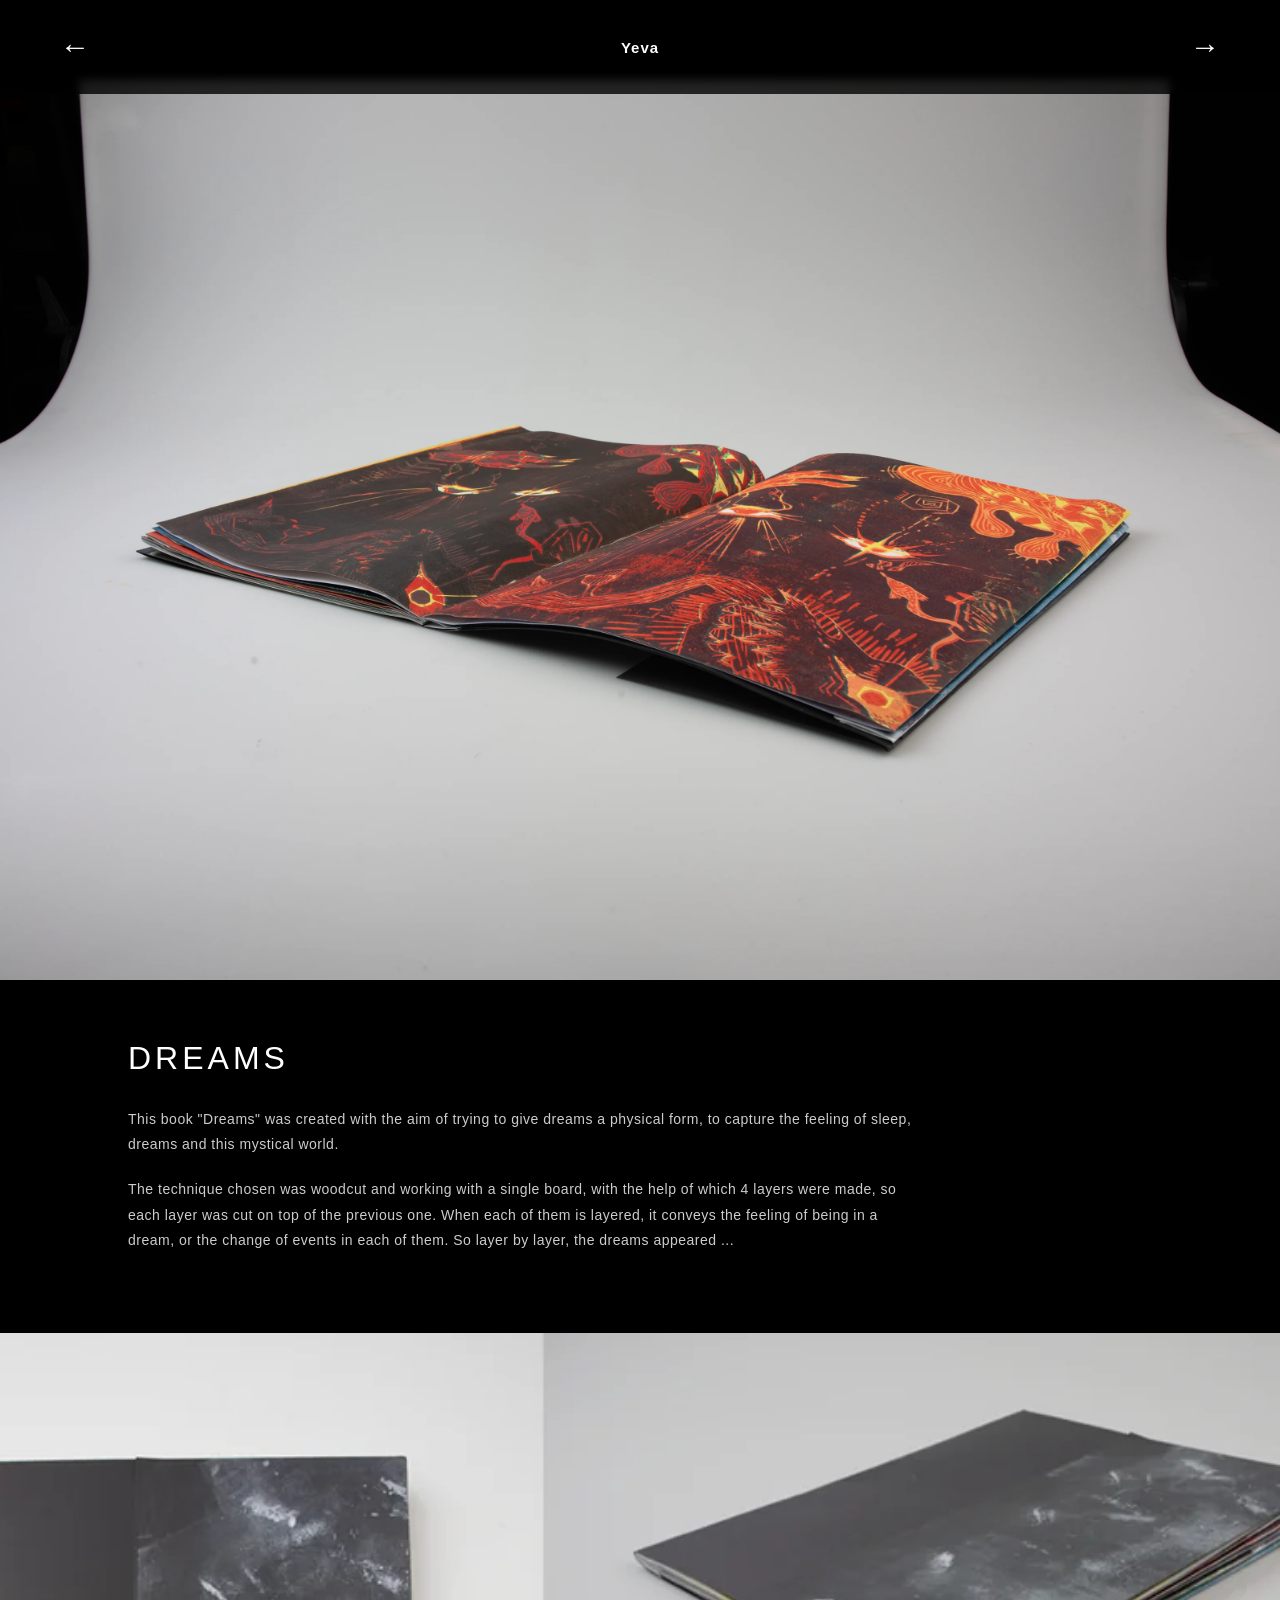
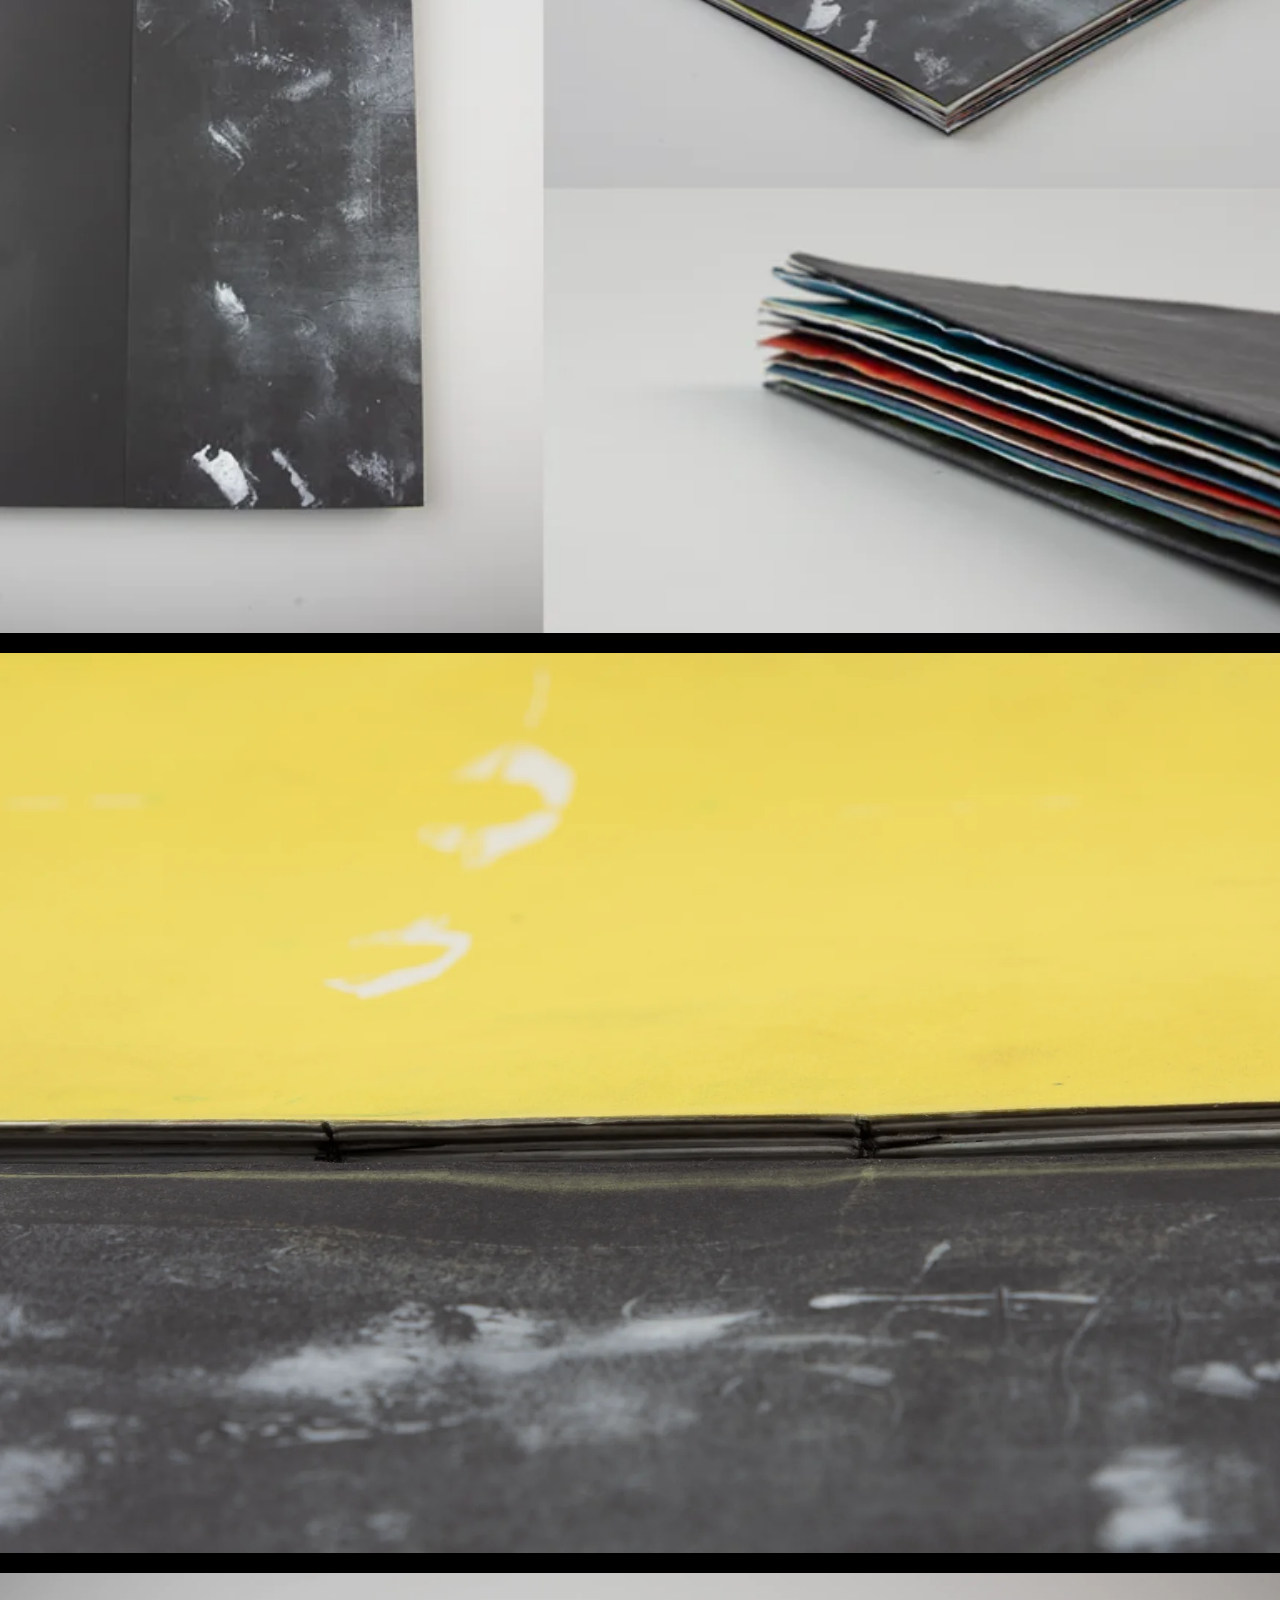
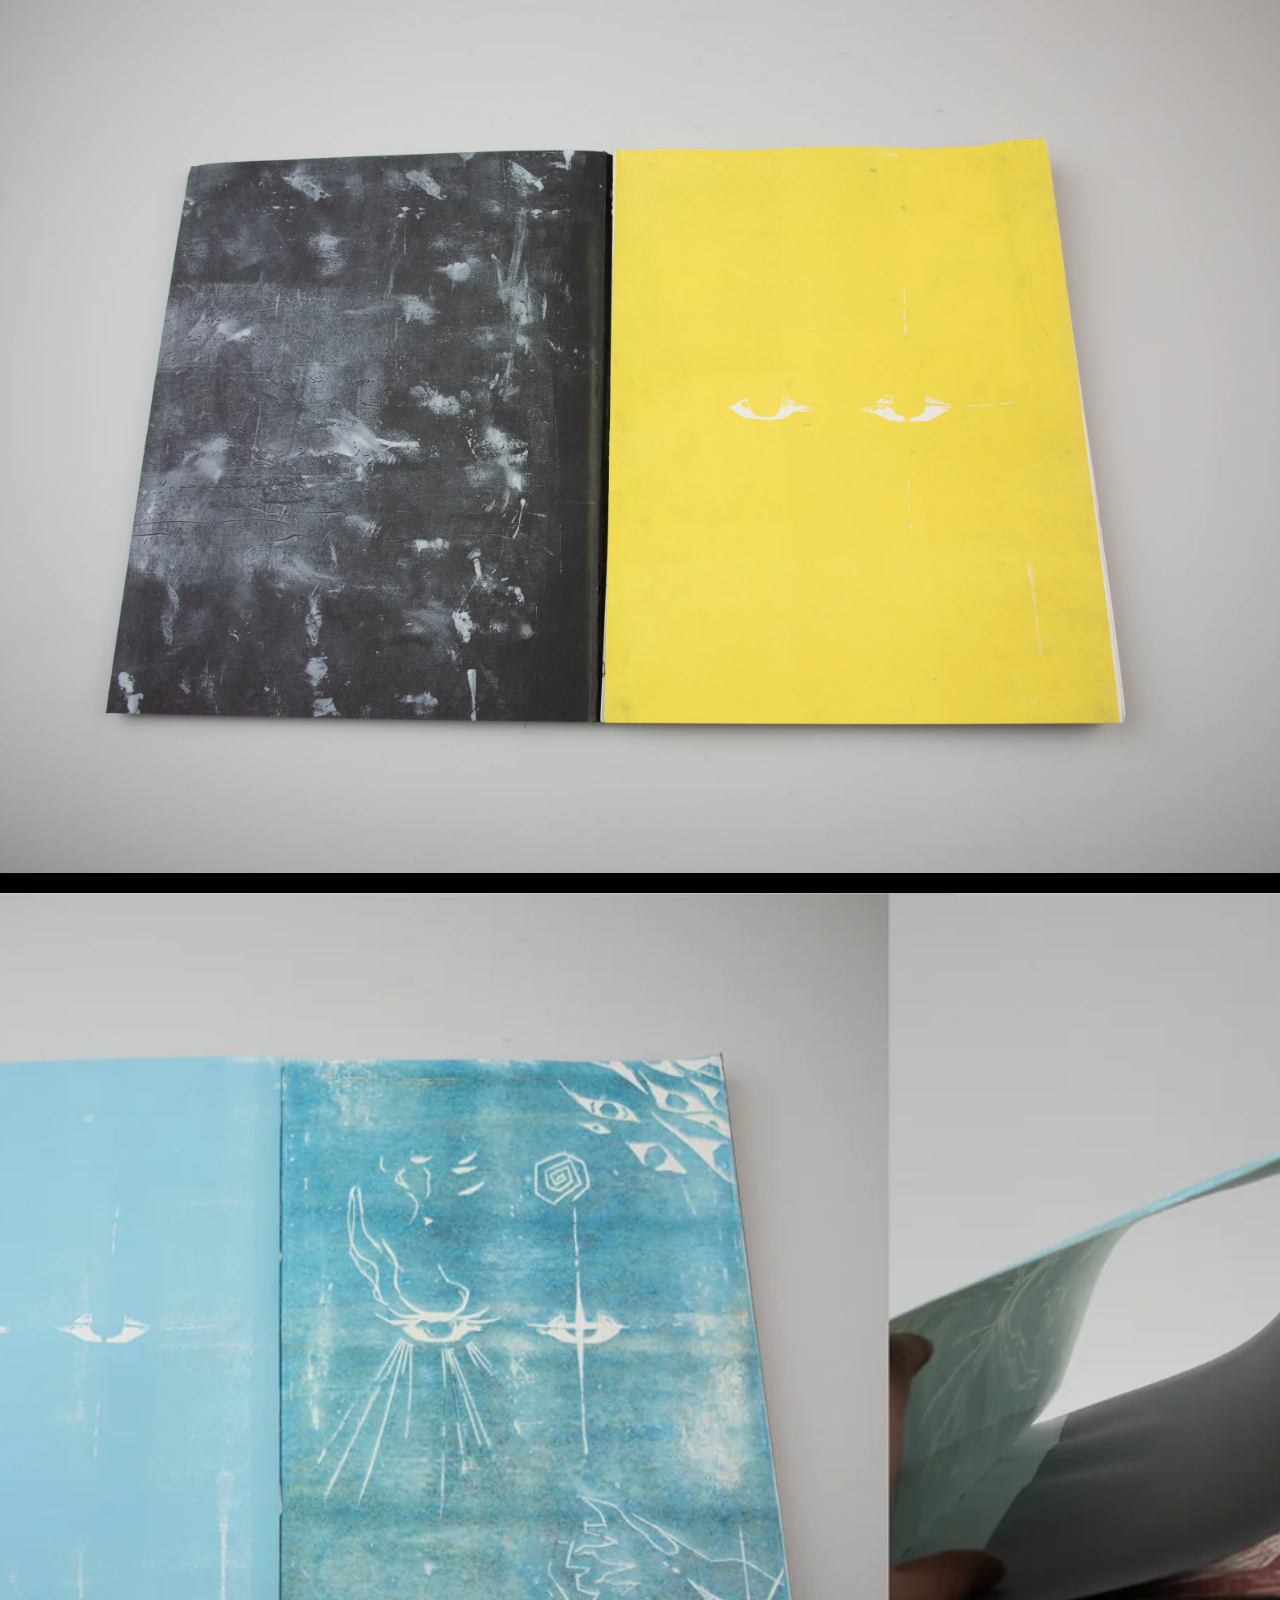
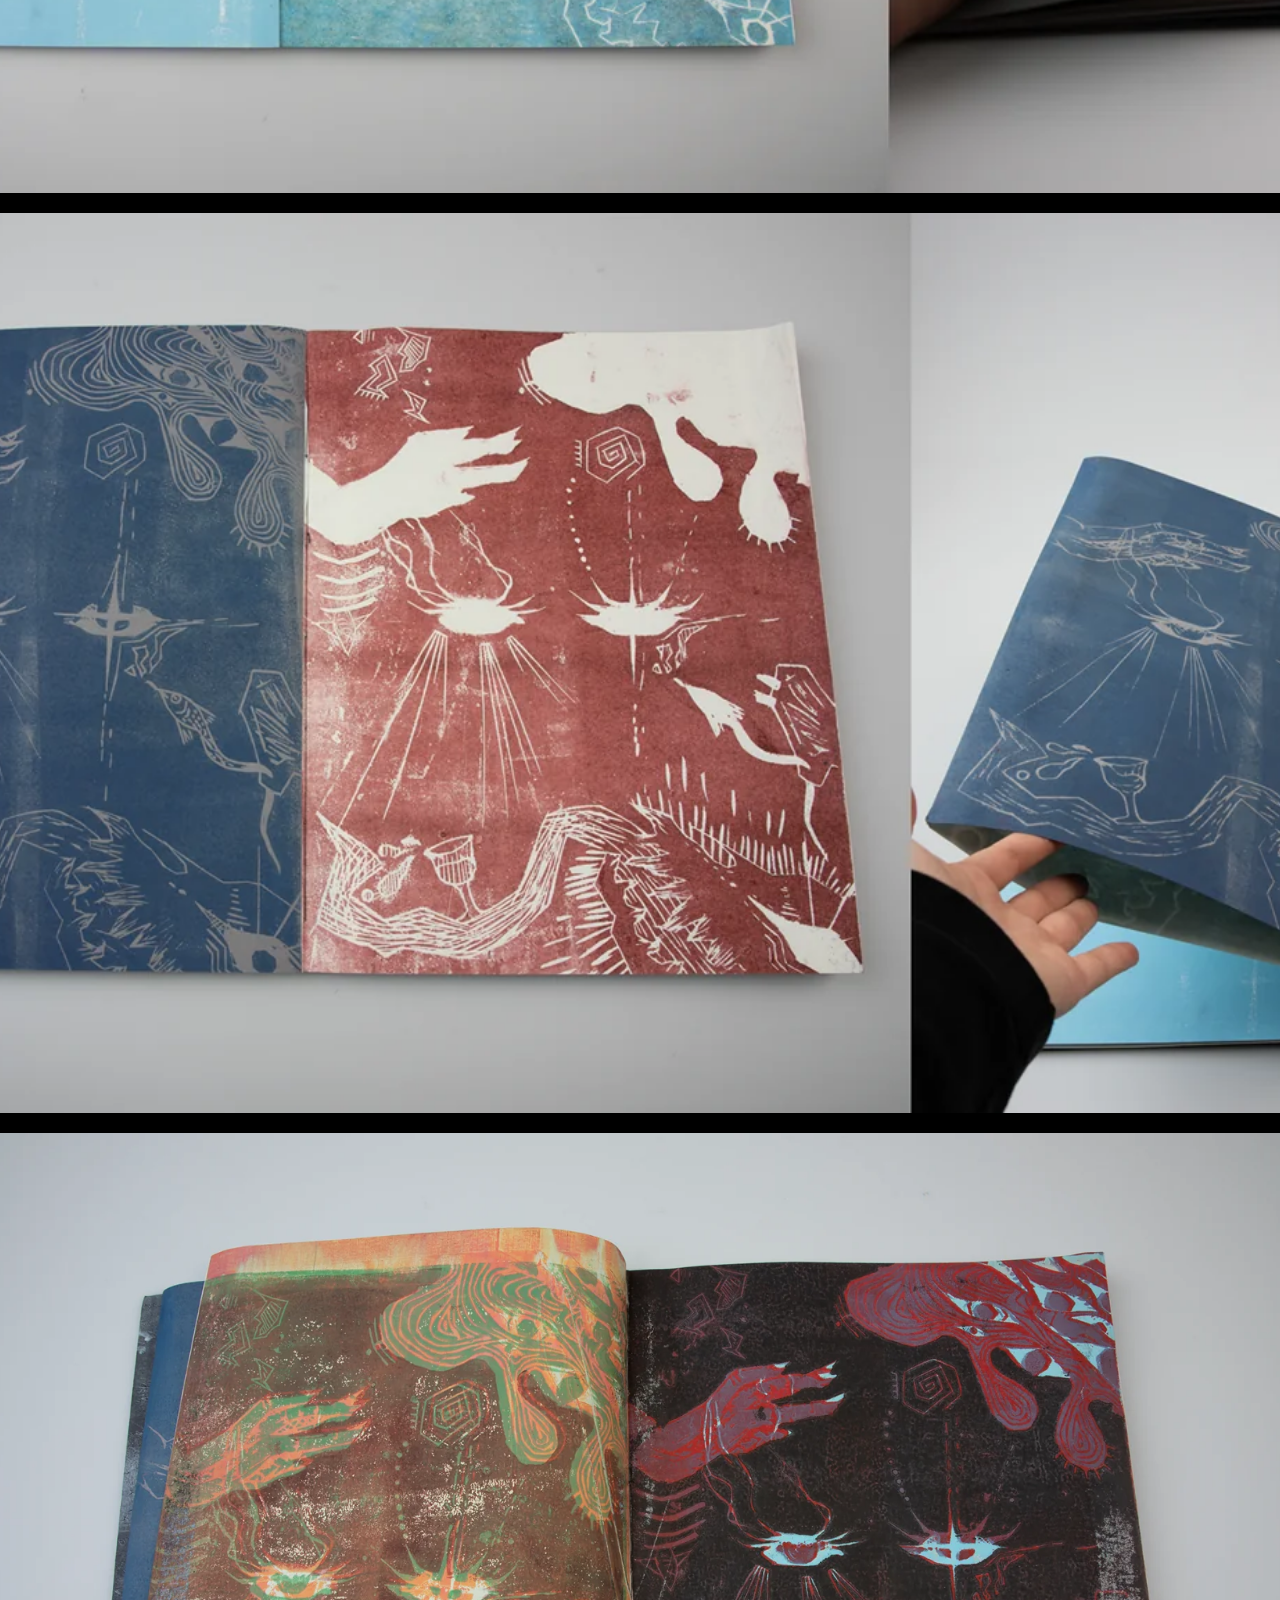
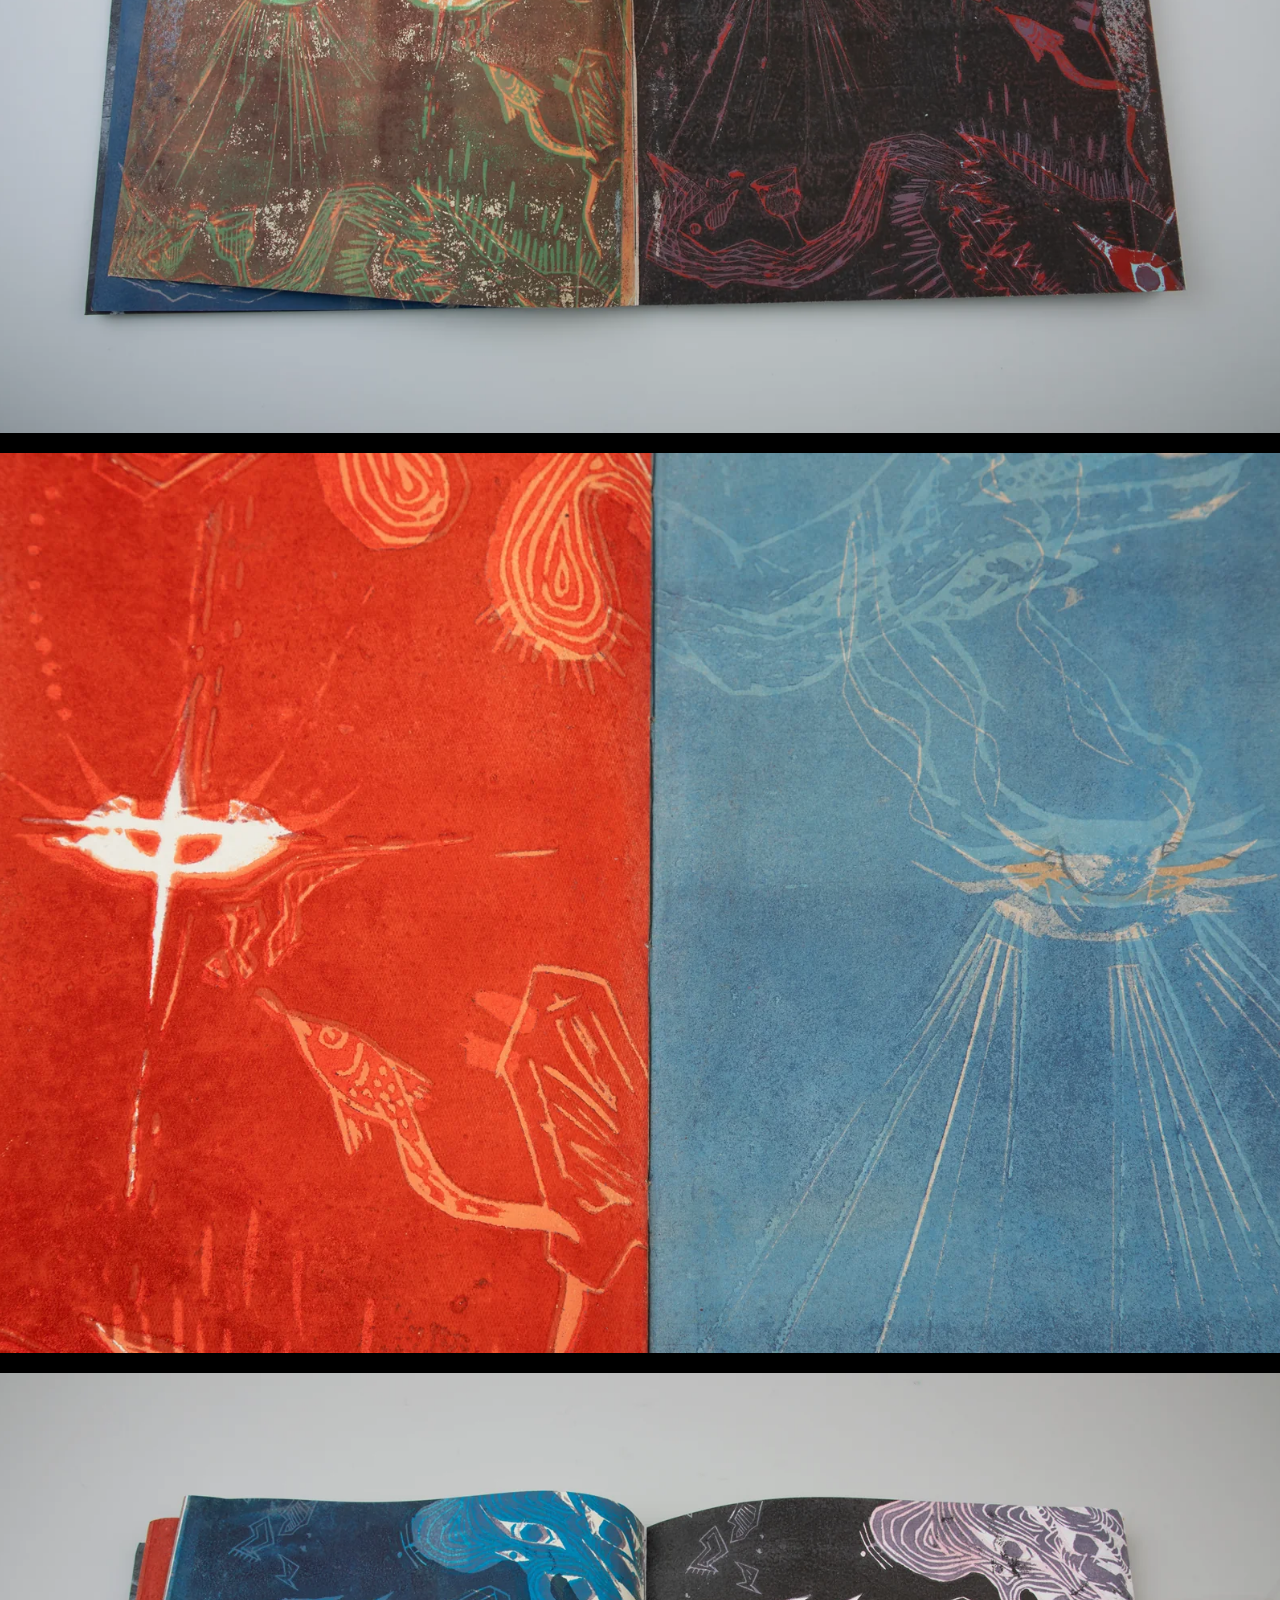
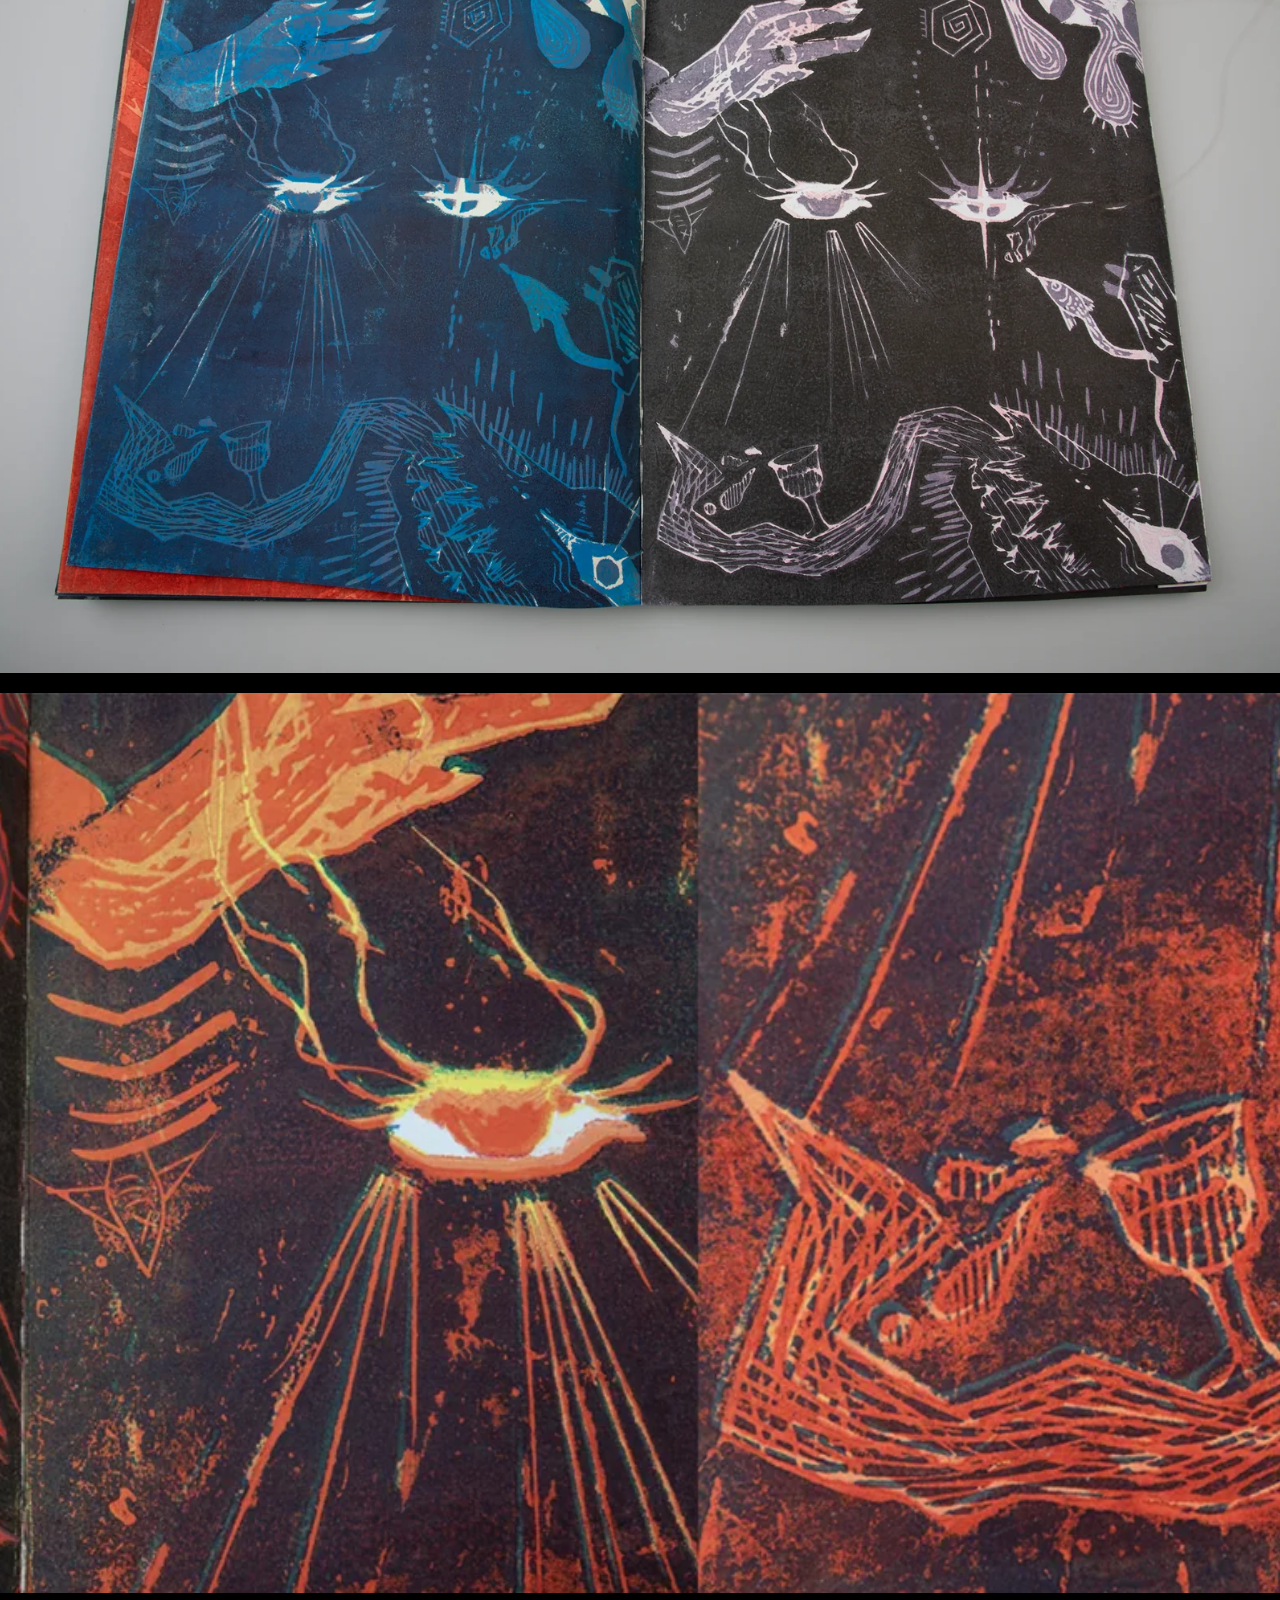
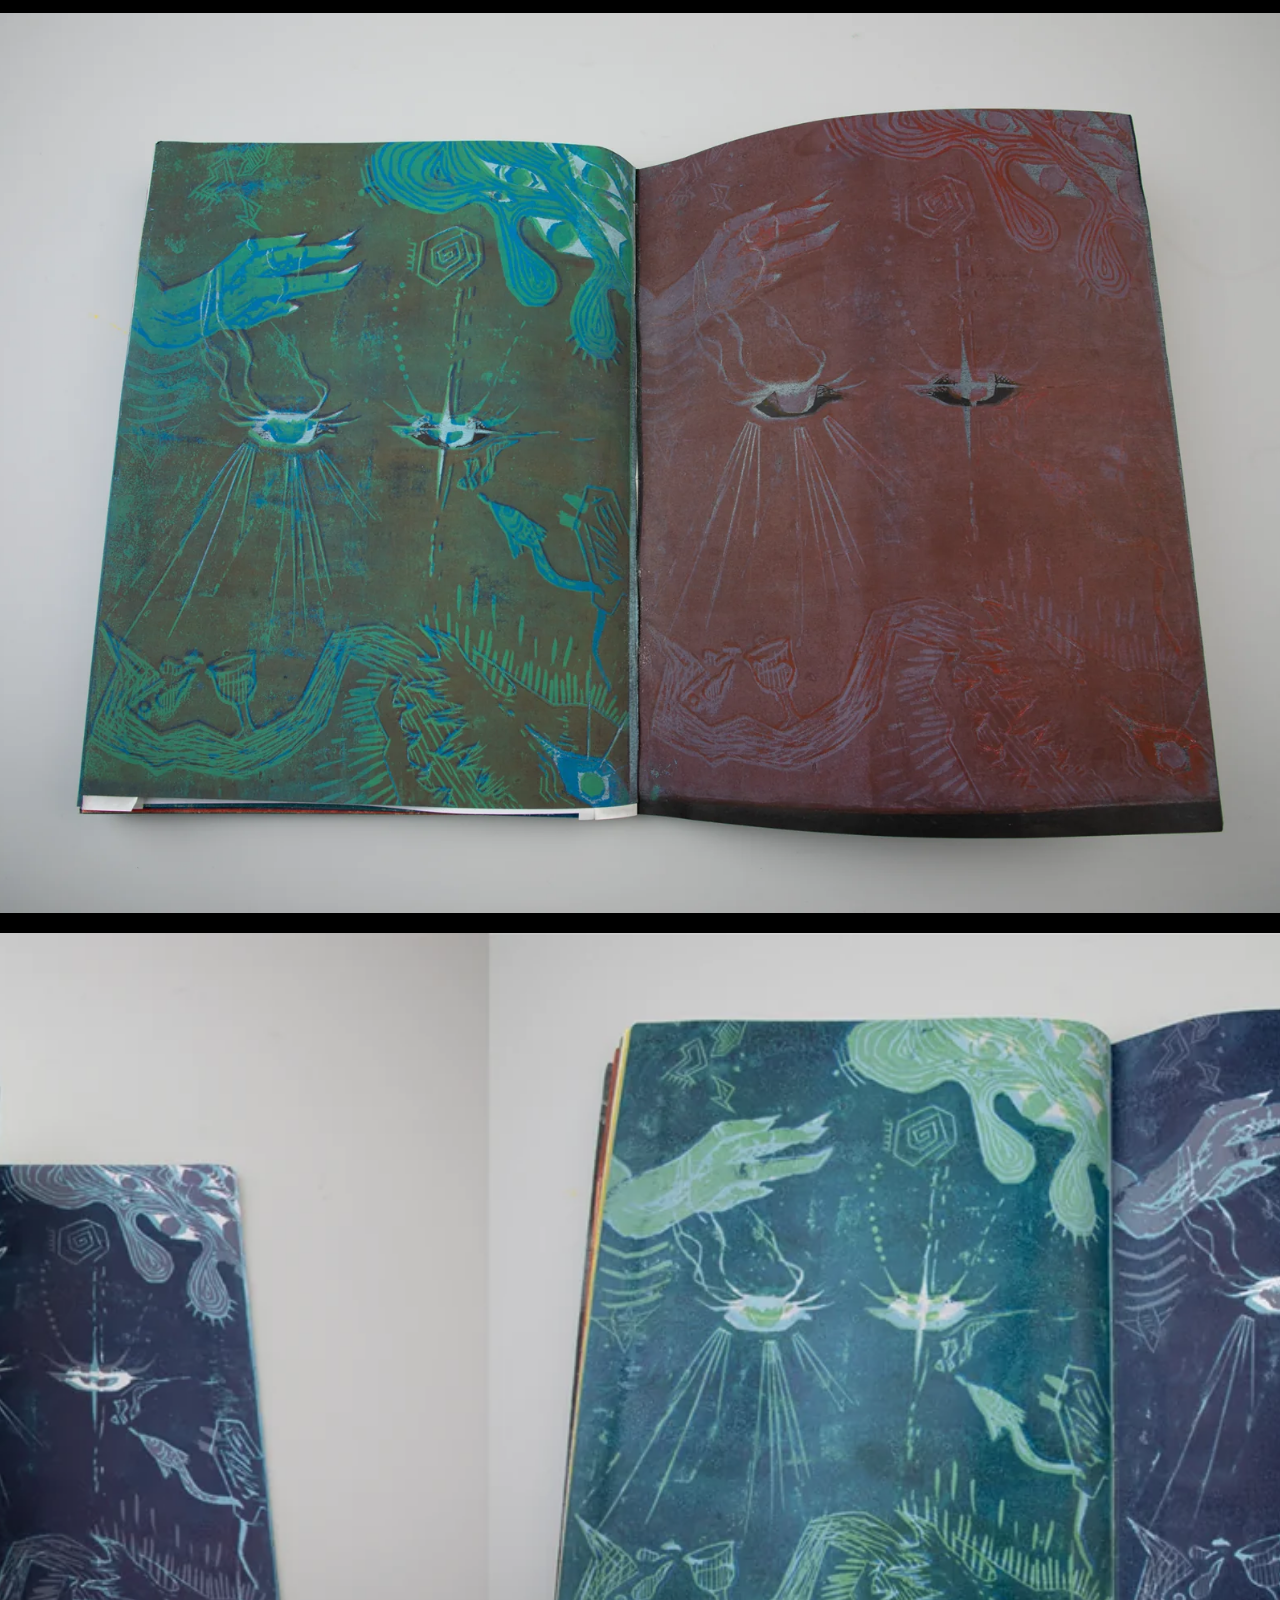
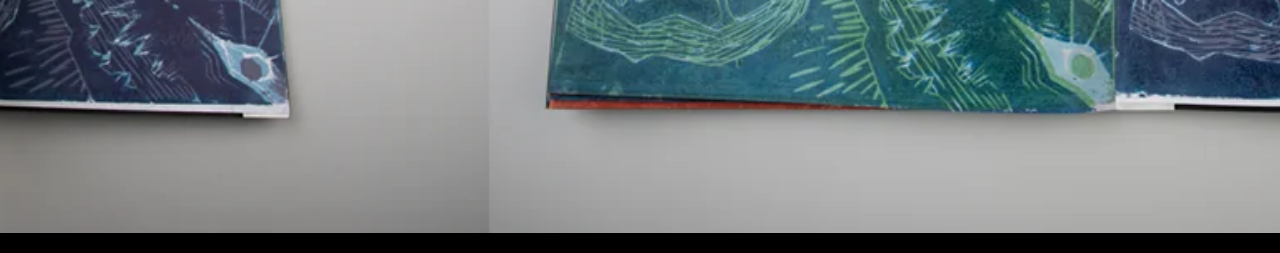
<file: Dreams.html>
<!DOCTYPE html>
<html lang="en">
<head>
    <meta charset="UTF-8" />
    <meta name="viewport" content="width=device-width, initial-scale=1.0" />
    <title>Dreams - Yeva</title>
    <link rel="stylesheet" href="project pages.css" />
</head>
<body>

<header>
    <a href="Tofuport.html" class="nav-arrow nav-arrow-left">←</a>
    
    <div class="dropdown">
        <a href="index.html" class="dropbtn">Yeva</a>
        <div class="dropdown-content">
            <a href="index.html#projects">All Projects</a>
            <a href="index.html#about">About</a>
            <a href="index.html#contacts">Contacts</a>
        </div>
    </div>
    
    <a href="CircleBook.html" class="nav-arrow nav-arrow-right">→</a>
</header>

<div class="project-container">
  
    <div class="project-main-image">
        <img src="./Dreams photos/D11.webp" alt="Dreams">
    </div>

   
    <div class="project-info">
        <h1>DREAMS</h1>
        <div class="project-description">
            <p>This book "Dreams" was created with the aim of trying to give dreams a physical form, to capture the feeling of sleep, dreams and this mystical world.</p>
            <p> The technique chosen was woodcut and working with a single board, with the help of which 4 layers were made, so each layer was cut on top of the previous one. When each of them is layered, it conveys the feeling of being in a dream, or the change of events in each of them. So layer by layer, the dreams appeared ...</p>
        </div>
        <!-- <button class="contact-button">CONTACT BUTTON</button> -->
    </div>

    
    <div class="project-gallery">
        <img src="./Dreams photos/D2.webp" alt="Dreams detail 1">
        <img src="./Dreams photos/D4.webp" alt="Dreams detail 2">
        <img src="./Dreams photos/D5.webp" alt="Dreams detail 3">
        <img src="./Dreams photos/D6.webp" alt="Dreams detail 4">
        <img src="./Dreams photos/D7.webp" alt="Dreams detail 5">
        <img src="./Dreams photos/D8.webp" alt="Dreams detail 6">
        <img src="./Dreams photos/D9.webp" alt="Dreams detail 7">
        <img src="./Dreams photos/D10.webp" alt="Dreams detail 8">
        <img src="./Dreams photos/D12.webp" alt="Dreams detail 9">
        <img src="./Dreams photos/D13.webp" alt="Dreams detail 10">
        <img src="./Dreams photos/D14.webp" alt="Dreams detail 11">
    </div>
</div>

<script>
    history.scrollRestoration = "manual";
</script>
</body>
</html>
</file>
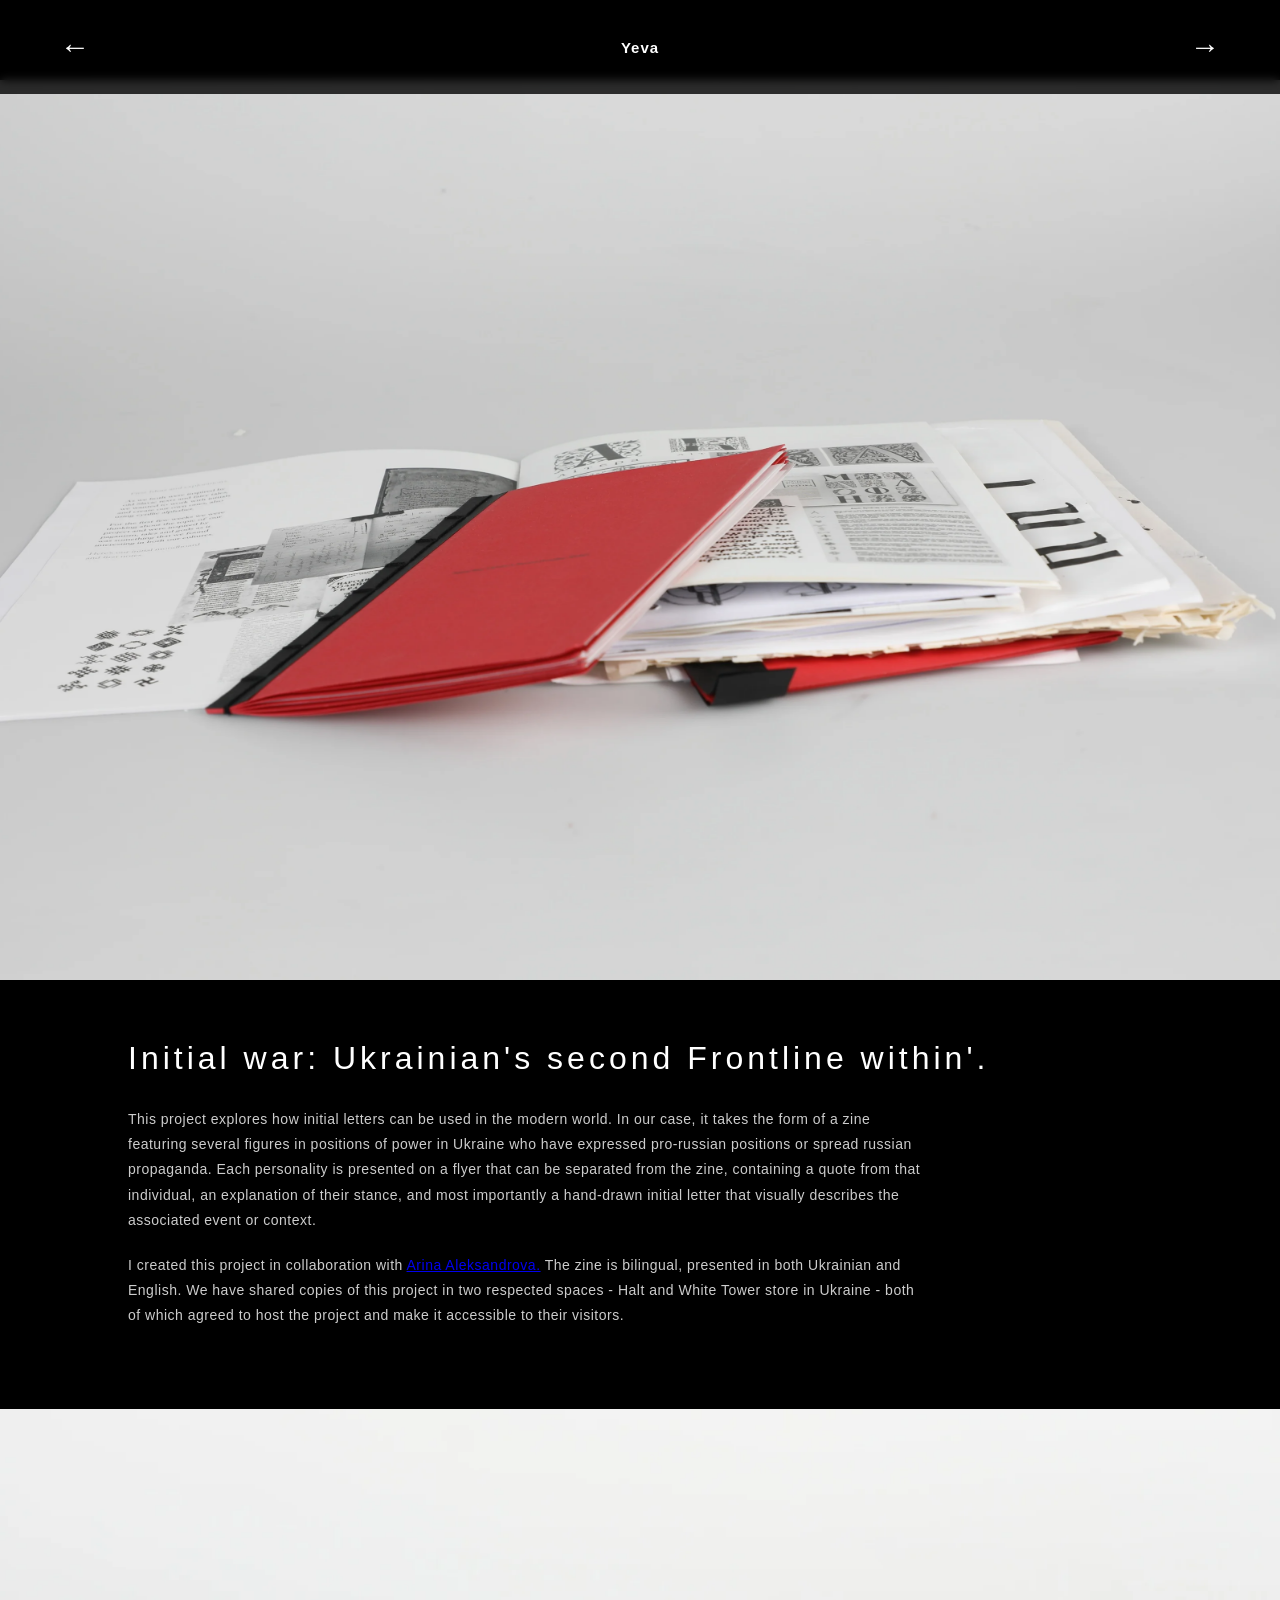
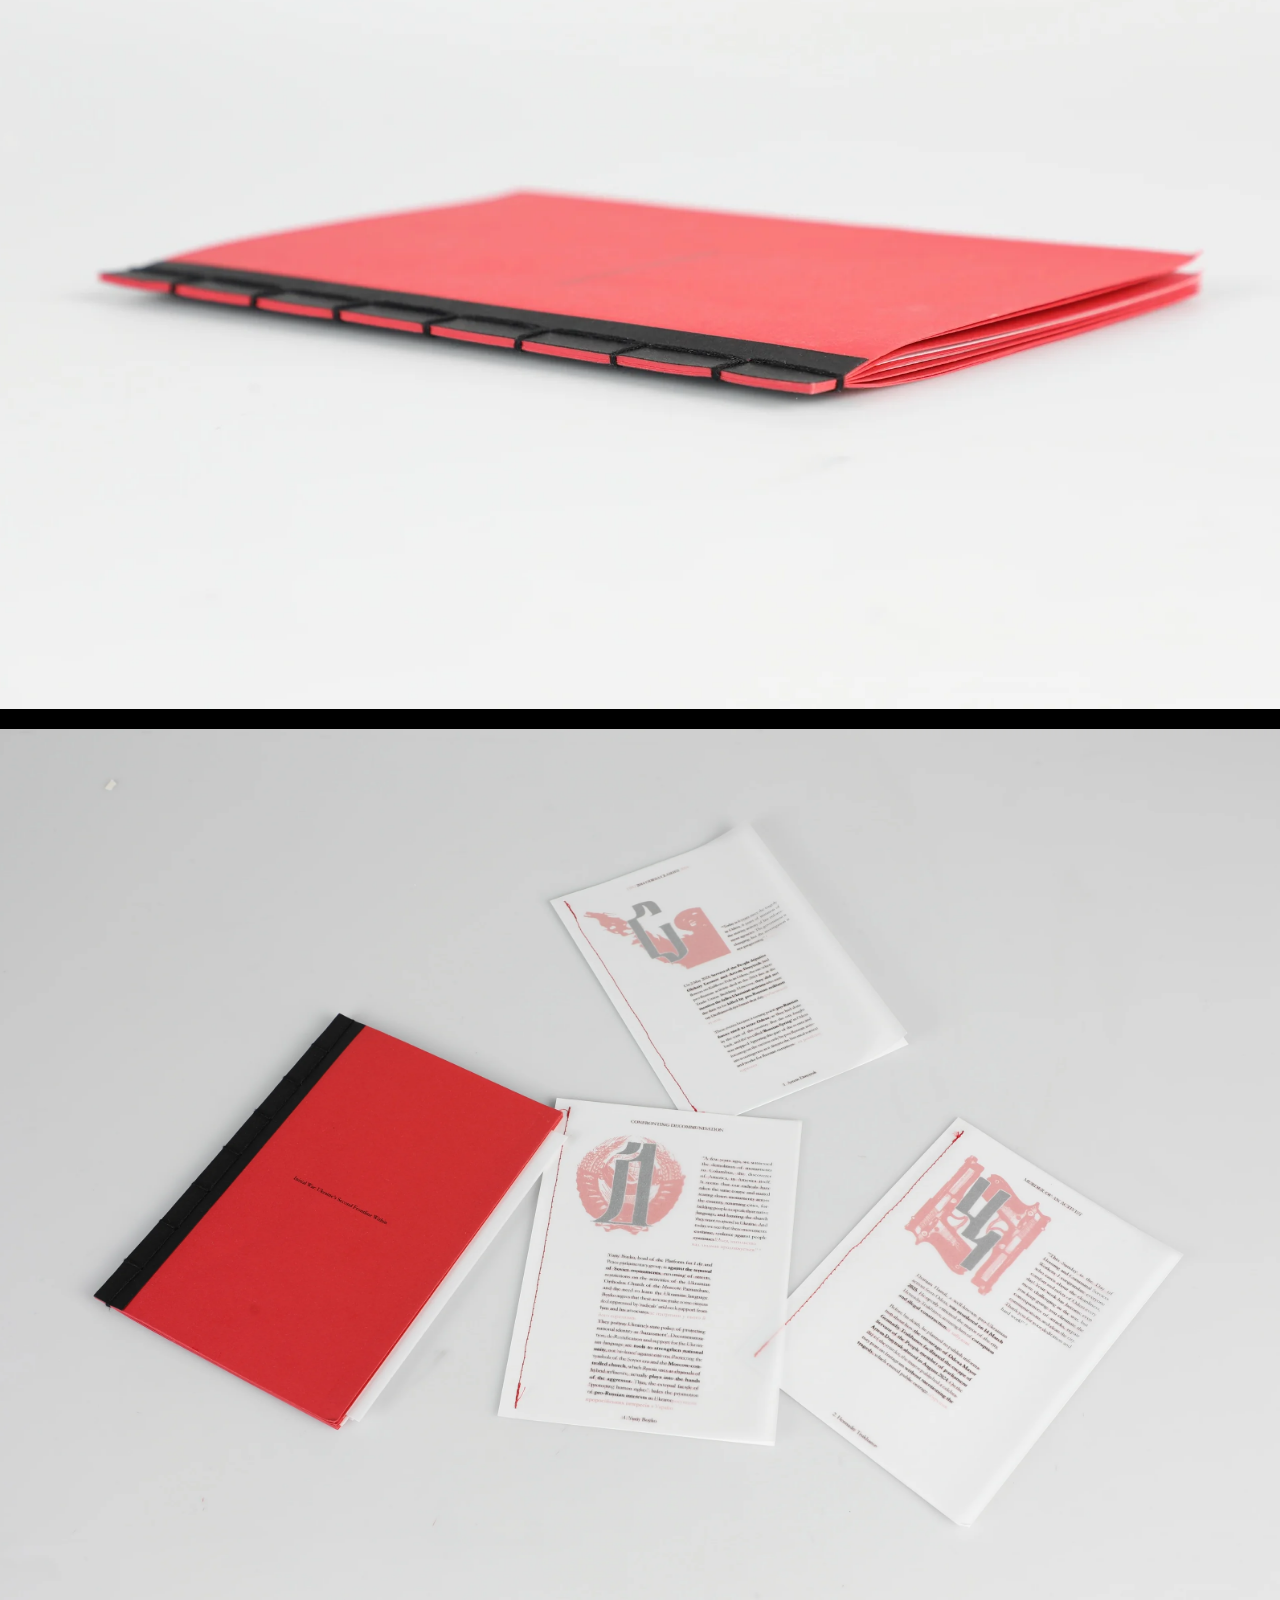
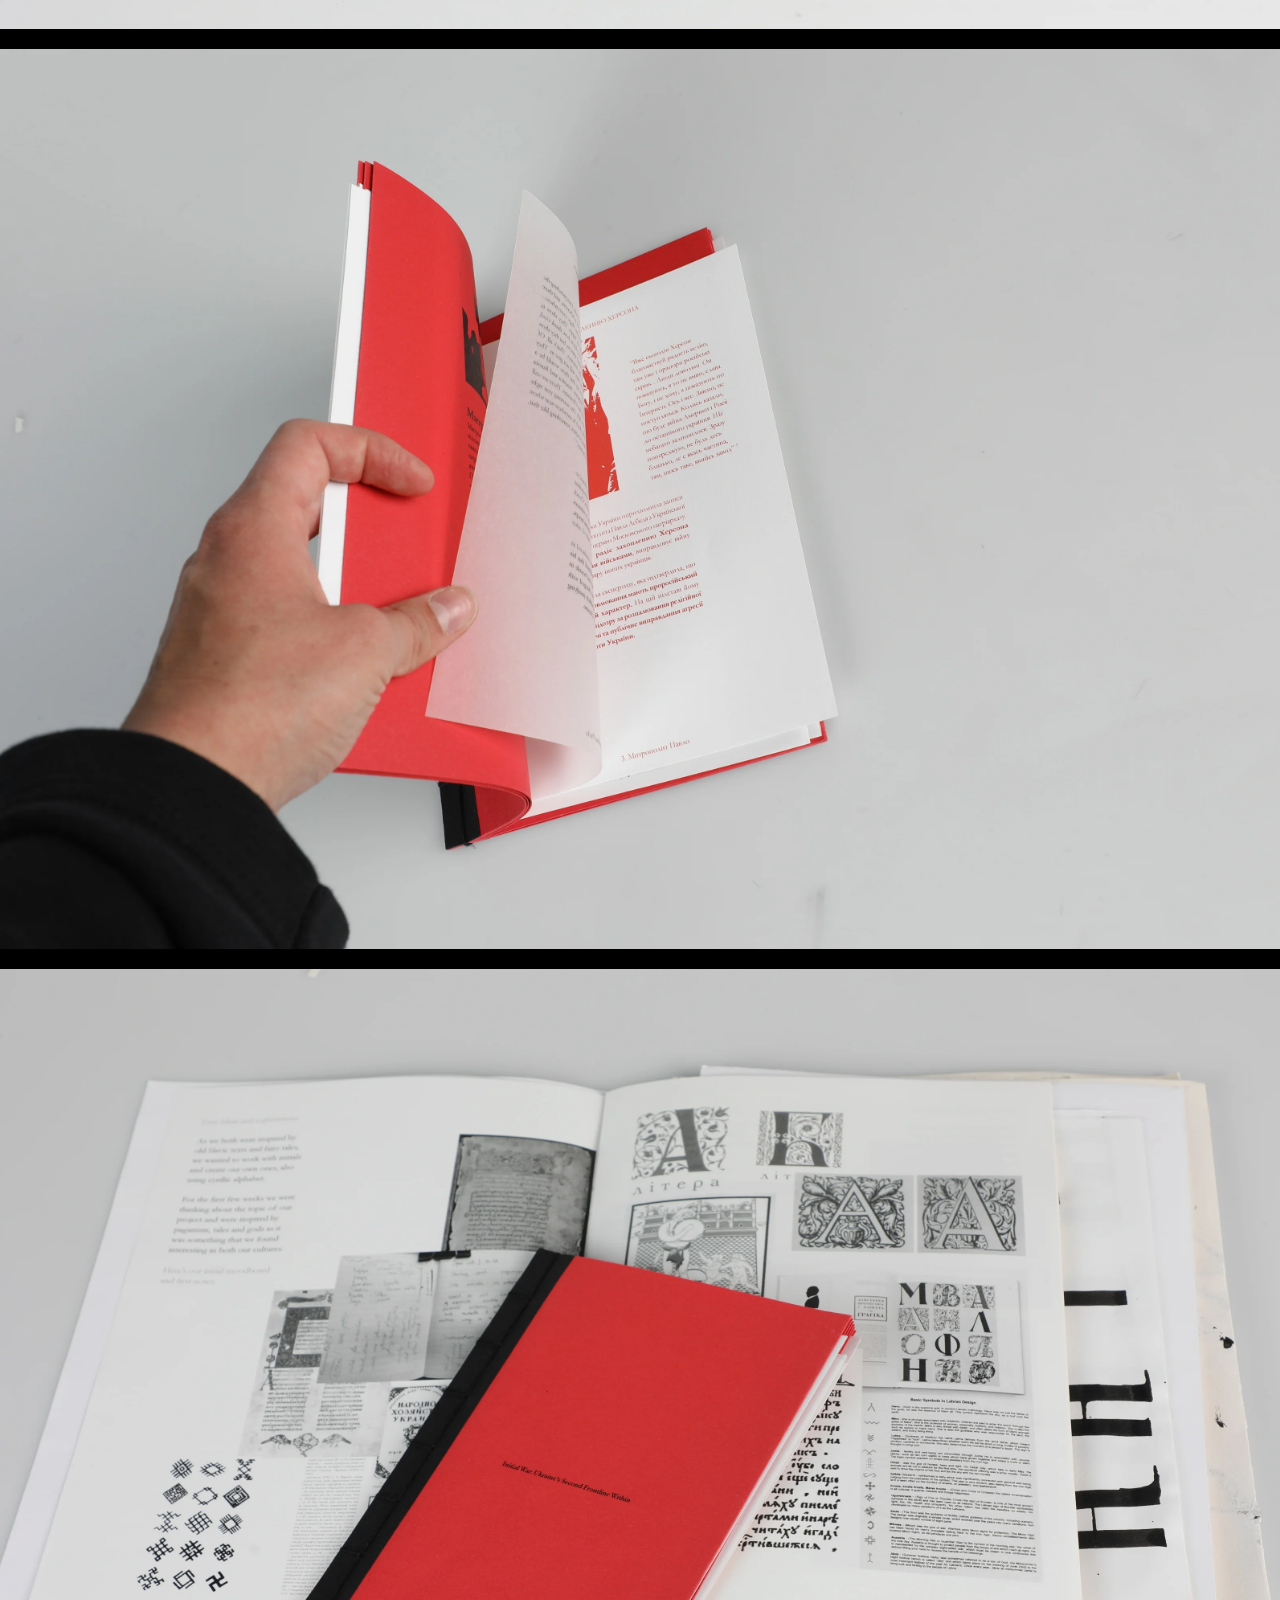
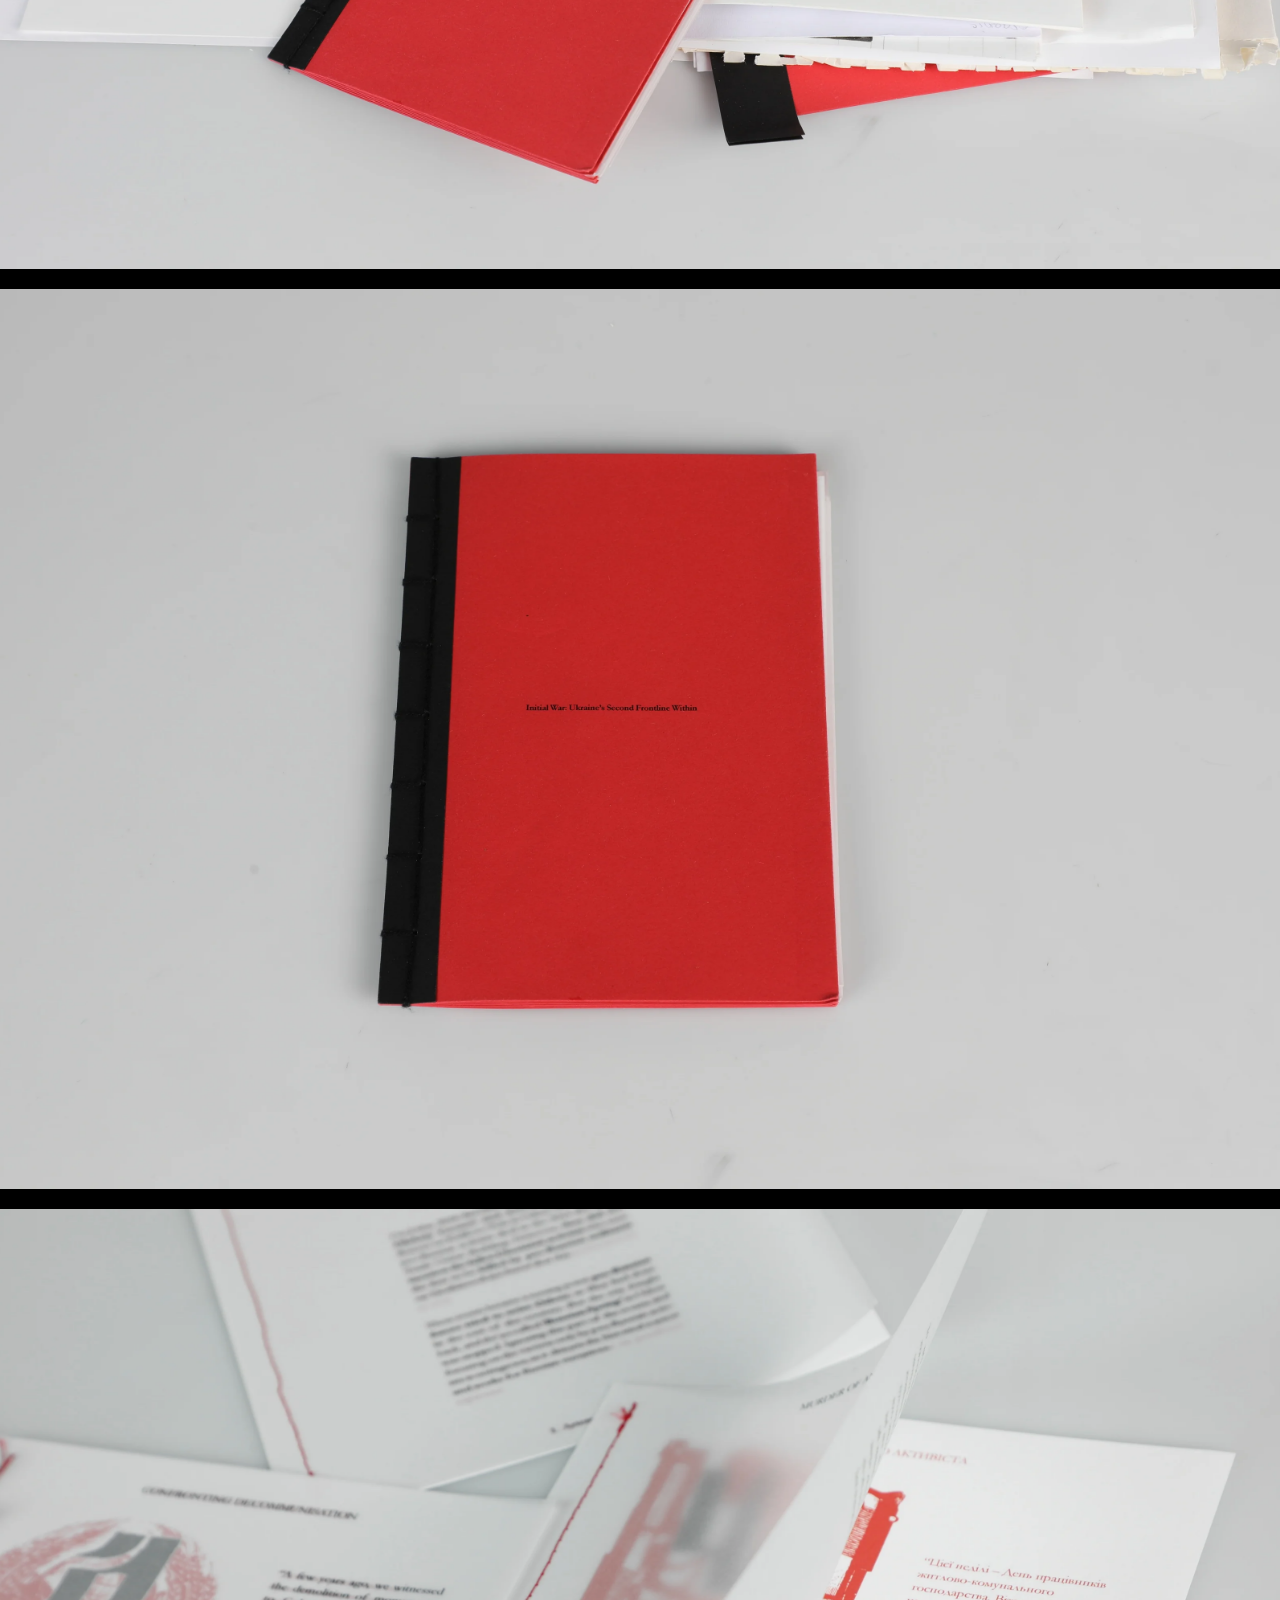
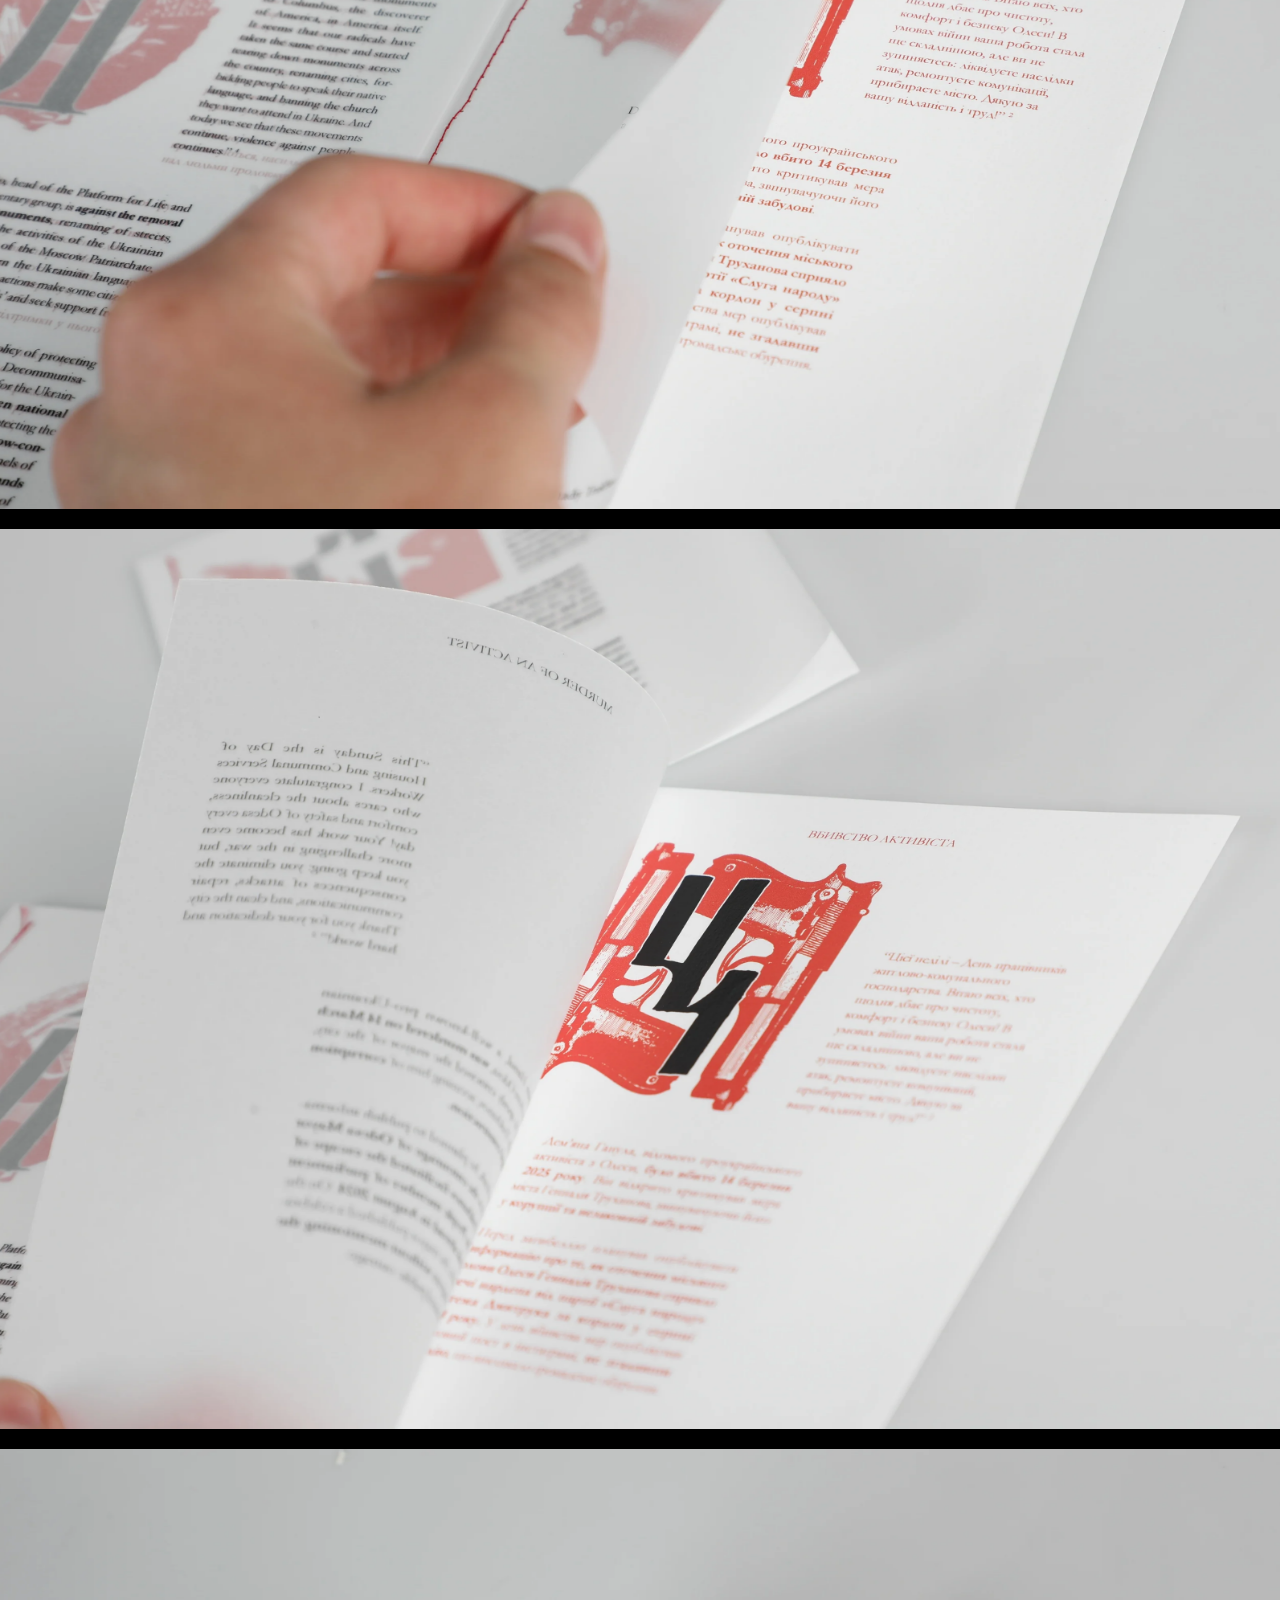
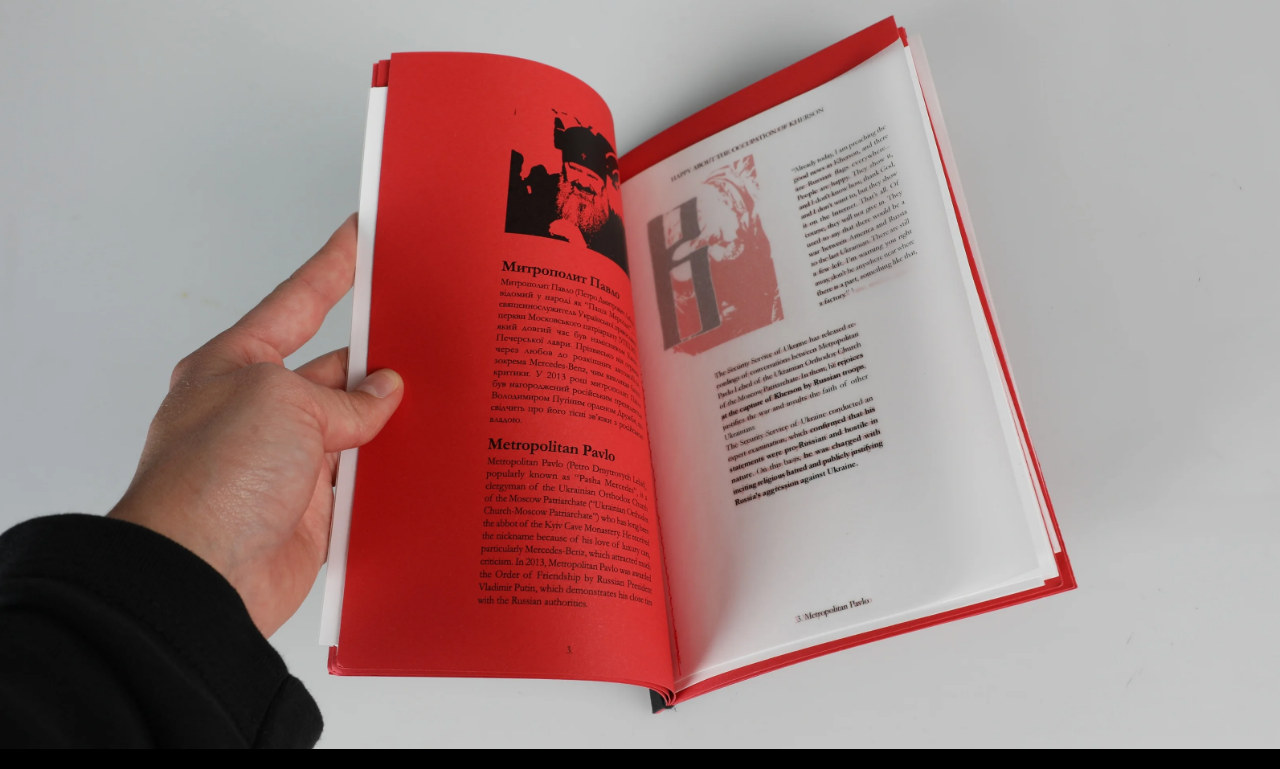
<file: Initial.html>
<!DOCTYPE html>
<html lang="en">
<head>
    <meta charset="UTF-8" />
    <meta name="viewport" content="width=device-width, initial-scale=1.0" />
    <title>Initials - Yeva</title>
    <link rel="stylesheet" href="project pages.css" />
</head>
<body>

<header>
    <a href="Line.html" class="nav-arrow nav-arrow-left">←</a>
    
    <div class="dropdown">
        <a href="index.html" class="dropbtn">Yeva</a>
        <div class="dropdown-content">
            <a href="index.html#projects">All Projects</a>
            <a href="index.html#about">About</a>
            <a href="index.html#contacts">Contacts</a>
        </div>
    </div>
    
    <a href="Tofuport.html" class="nav-arrow nav-arrow-right">→</a>
</header>

<div class="project-container">
  
    <div class="project-main-image">
        <img src="./Initials/initials (3).webp" alt="Dreams">
    </div>

   
    <div class="project-info">
        <h1>Initial war: Ukrainian's
            second Frontline within'.</h1>
        <div class="project-description">
        <p>This project explores how initial letters can be used in the modern world. In our case,
            it takes the form of a zine featuring several figures in positions
            of power in Ukraine who have expressed pro-russian positions or spread russian propaganda.
            Each personality is presented on a flyer that can be separated from the zine, containing a quote
            from that individual, an explanation of their stance, and most importantly a hand-drawn initial
            letter that visually describes the associated event or context.</p>           
         <p>I created this project in collaboration with <a href="https://www.arinaleksandrova.com/">Arina Aleksandrova.</a>
            The zine is bilingual, presented in both Ukrainian and English.
            We have shared copies of this project in two respected spaces - Halt and White Tower store
            in Ukraine - both of which agreed to host the project and make it accessible to their visitors.</p>
        </div>
        <!-- <button class="contact-button">CONTACT BUTTON</button> -->
    </div>

    
   <div class="project-gallery">
        <img src="./Initials/7M4A3684.webp" alt="detail 1">
        <img src="./Initials/7M4A3695.webp" alt="detail 2">
        <img src="./Initials/initials (1).webp" alt="detail 3">
        <img src="./Initials/initials (2).webp" alt="detail 4">
        <img src="./Initials/initials (4).webp" alt="detail 5">
        <img src="./Initials/initials (5).webp" alt="detail 6">
        <img src="./Initials/initials (6).webp" alt="detail 7">
        <img src="./Initials/initials (7).webp" alt="detail 8">
    </div>
</div>

<script>
    history.scrollRestoration = "manual";
</script>
</body>
</html>
</file>
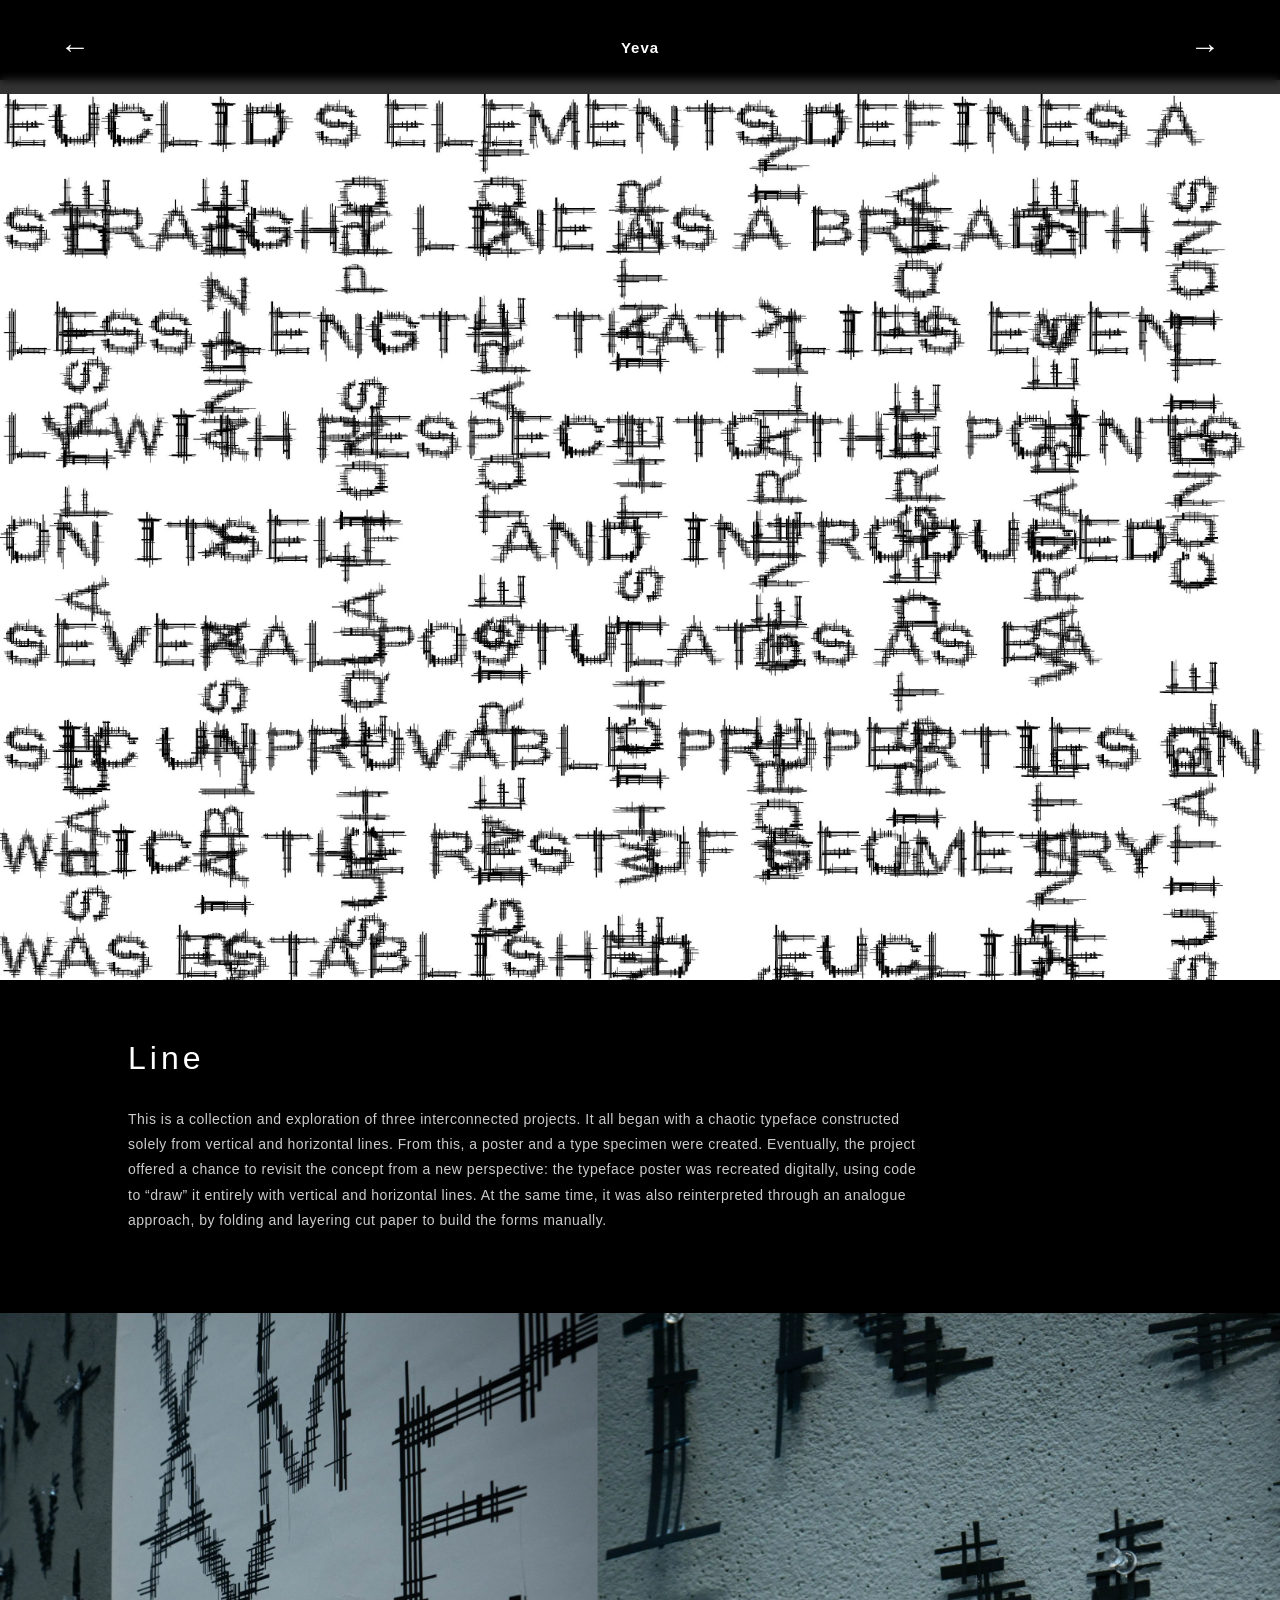
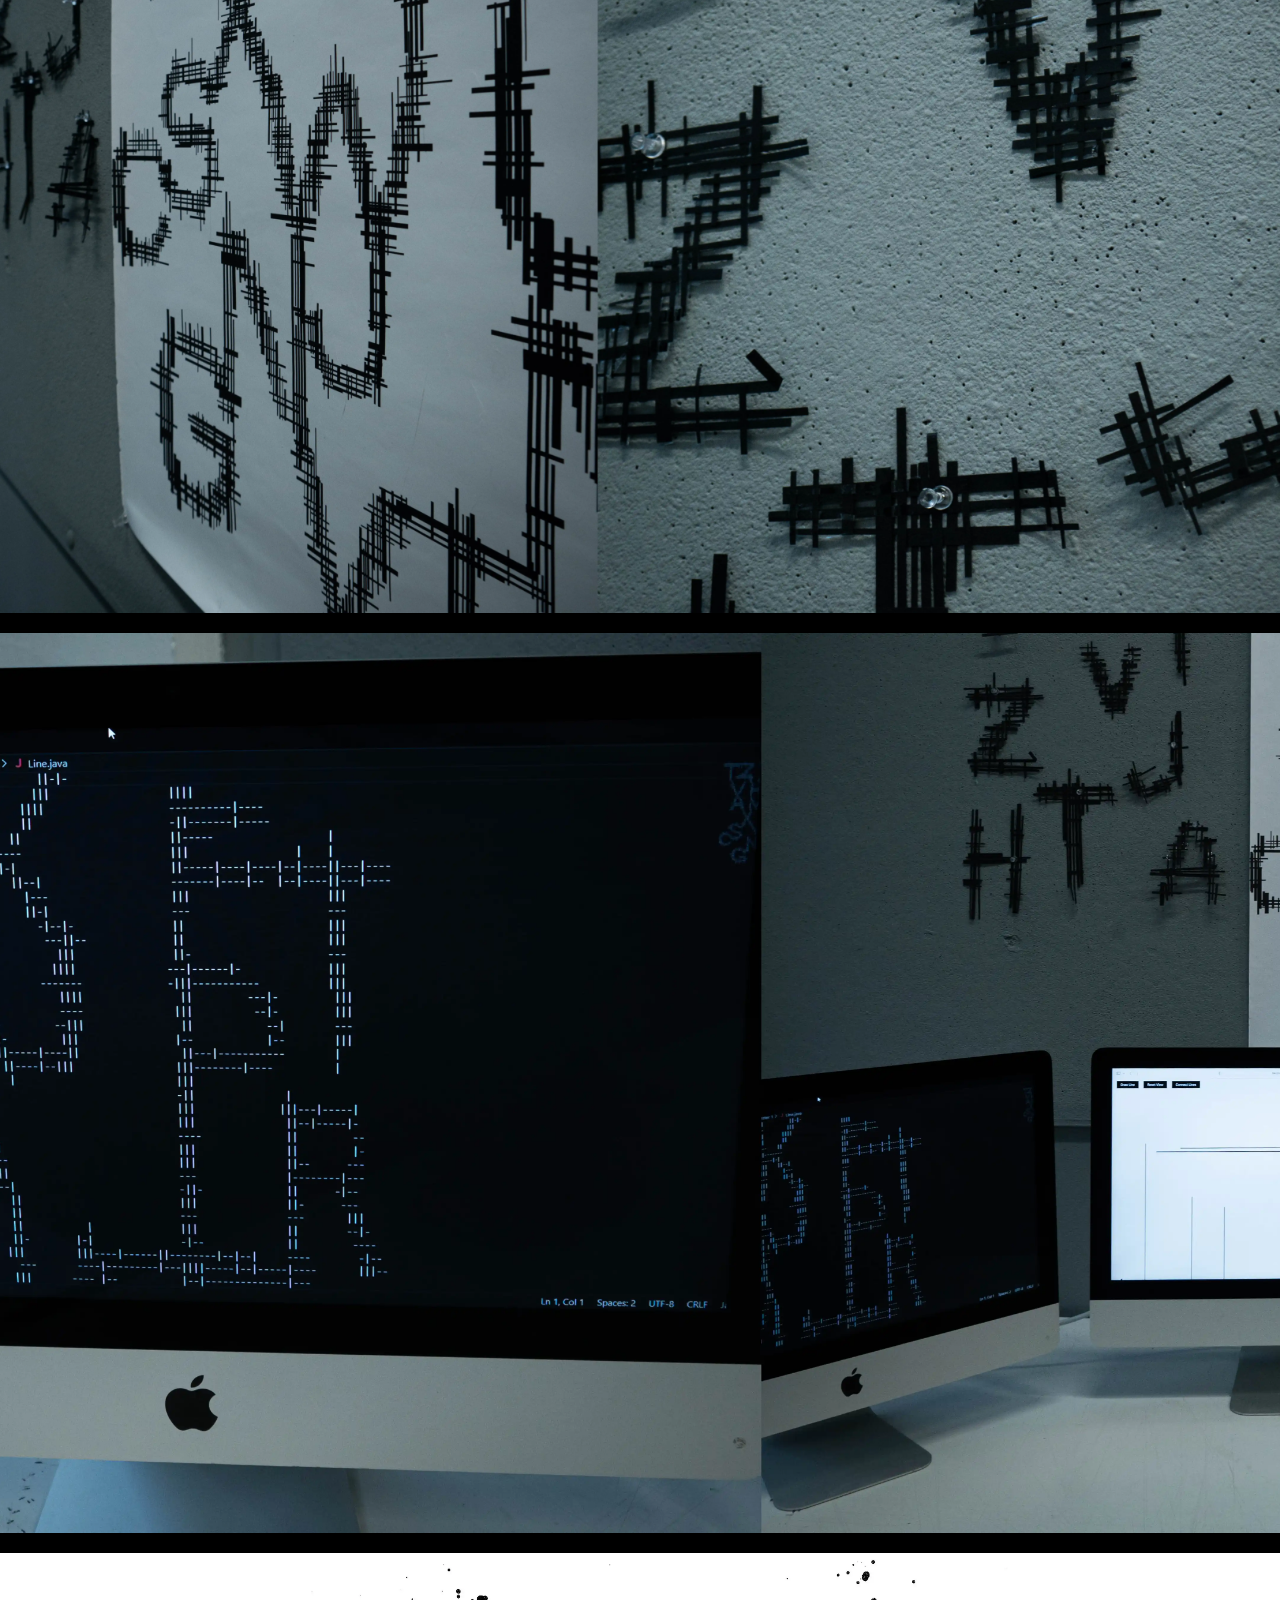
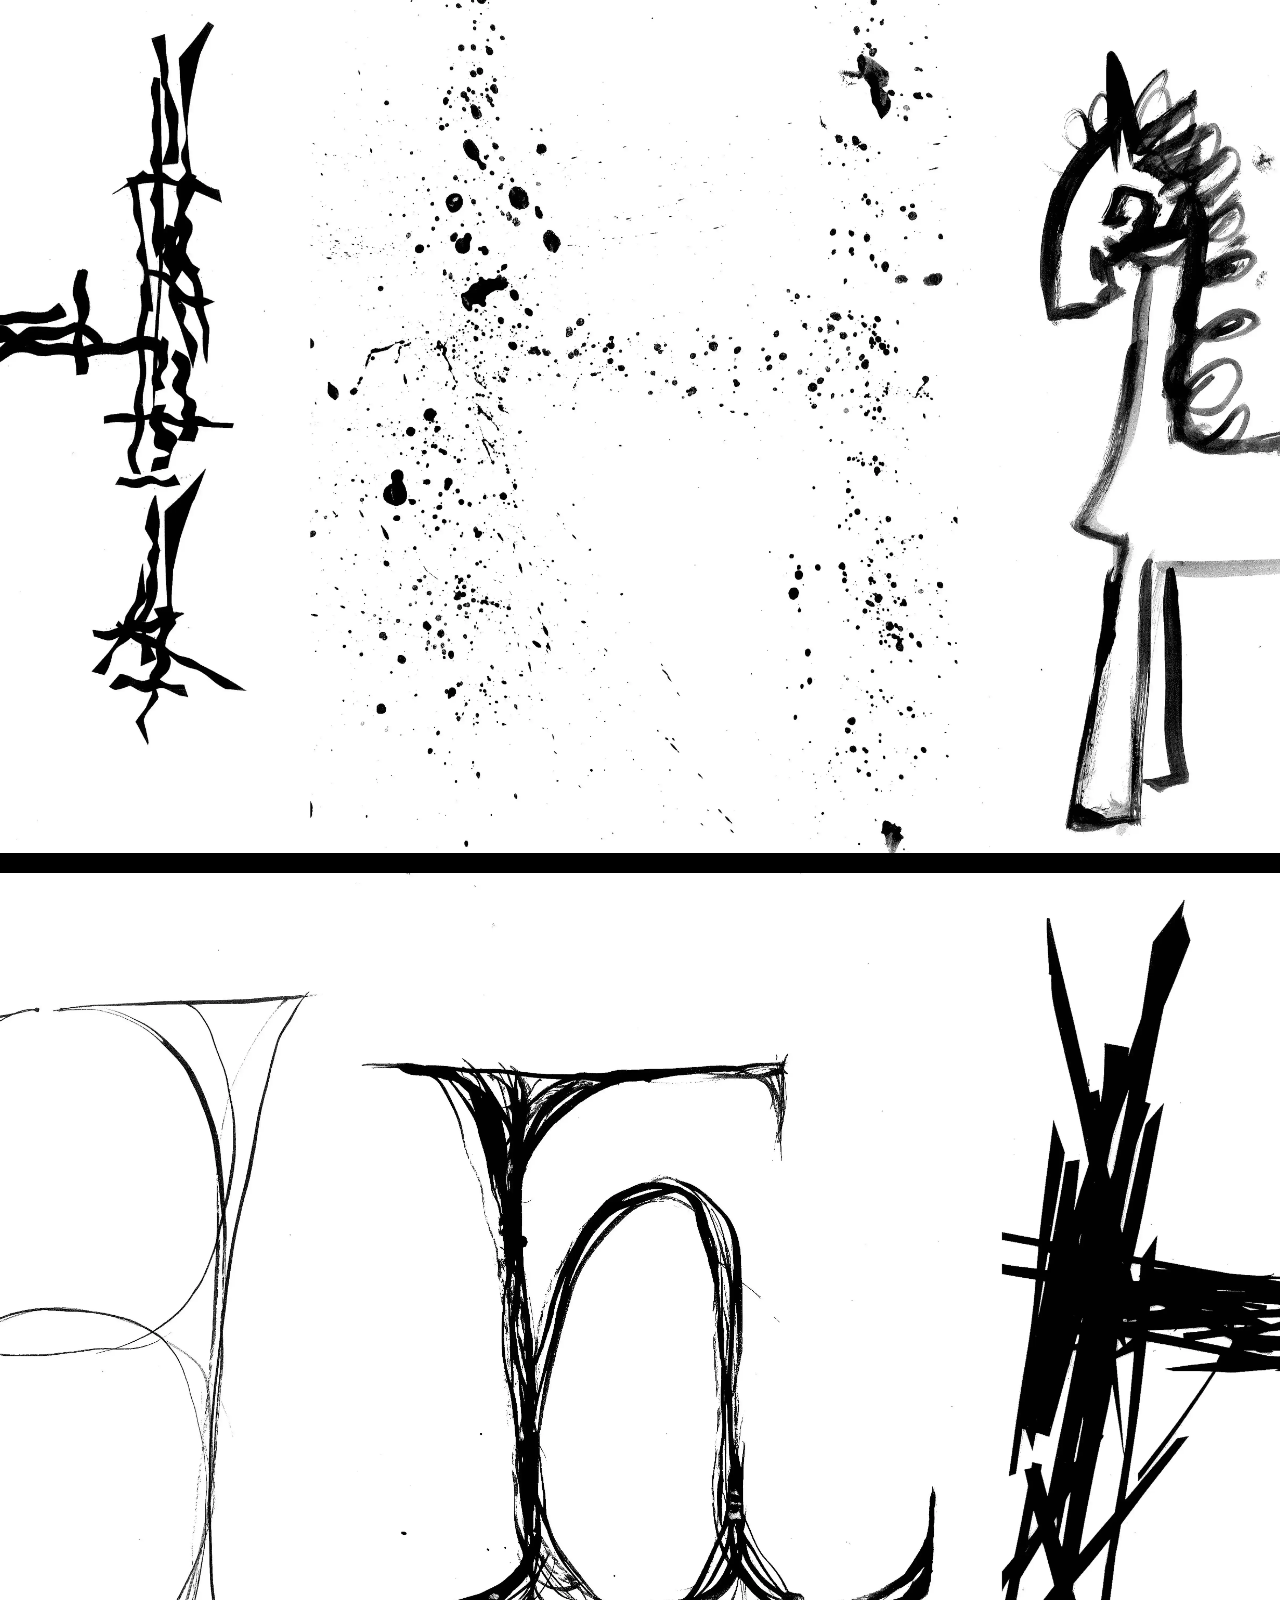
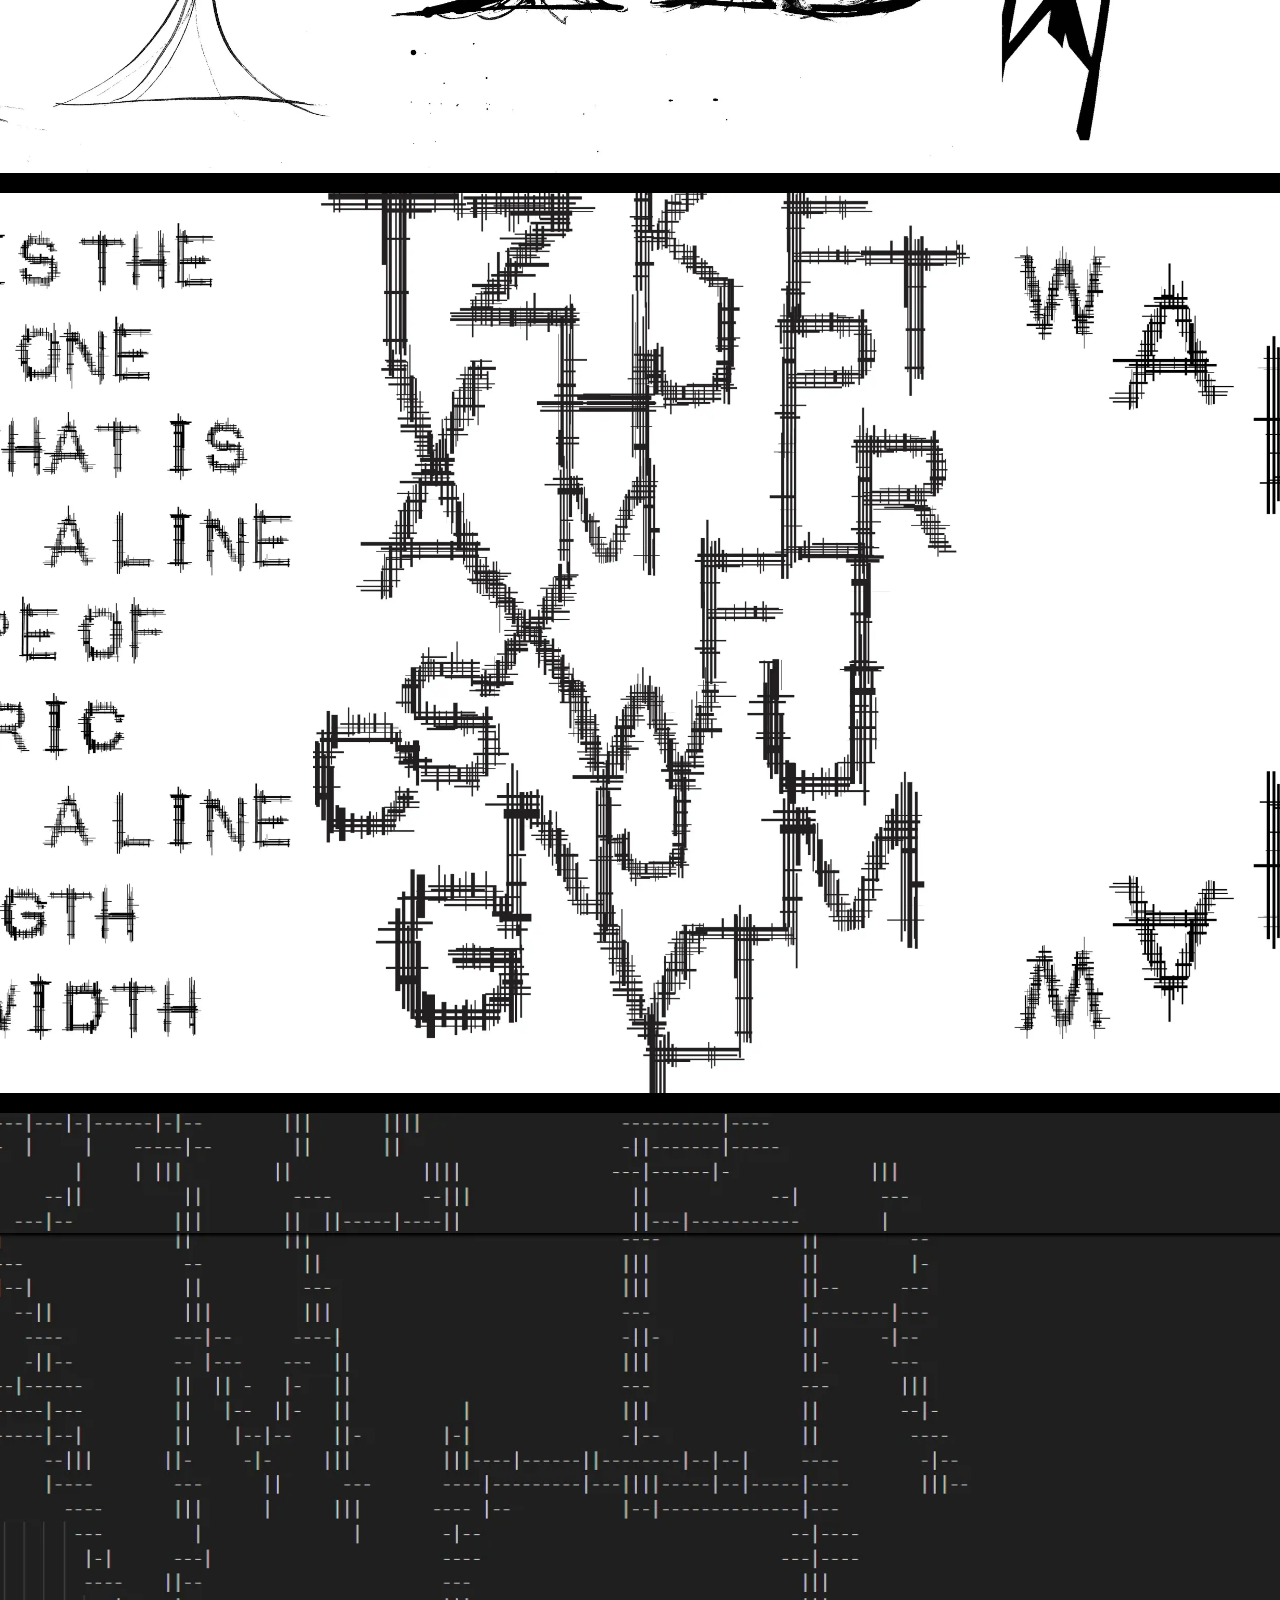
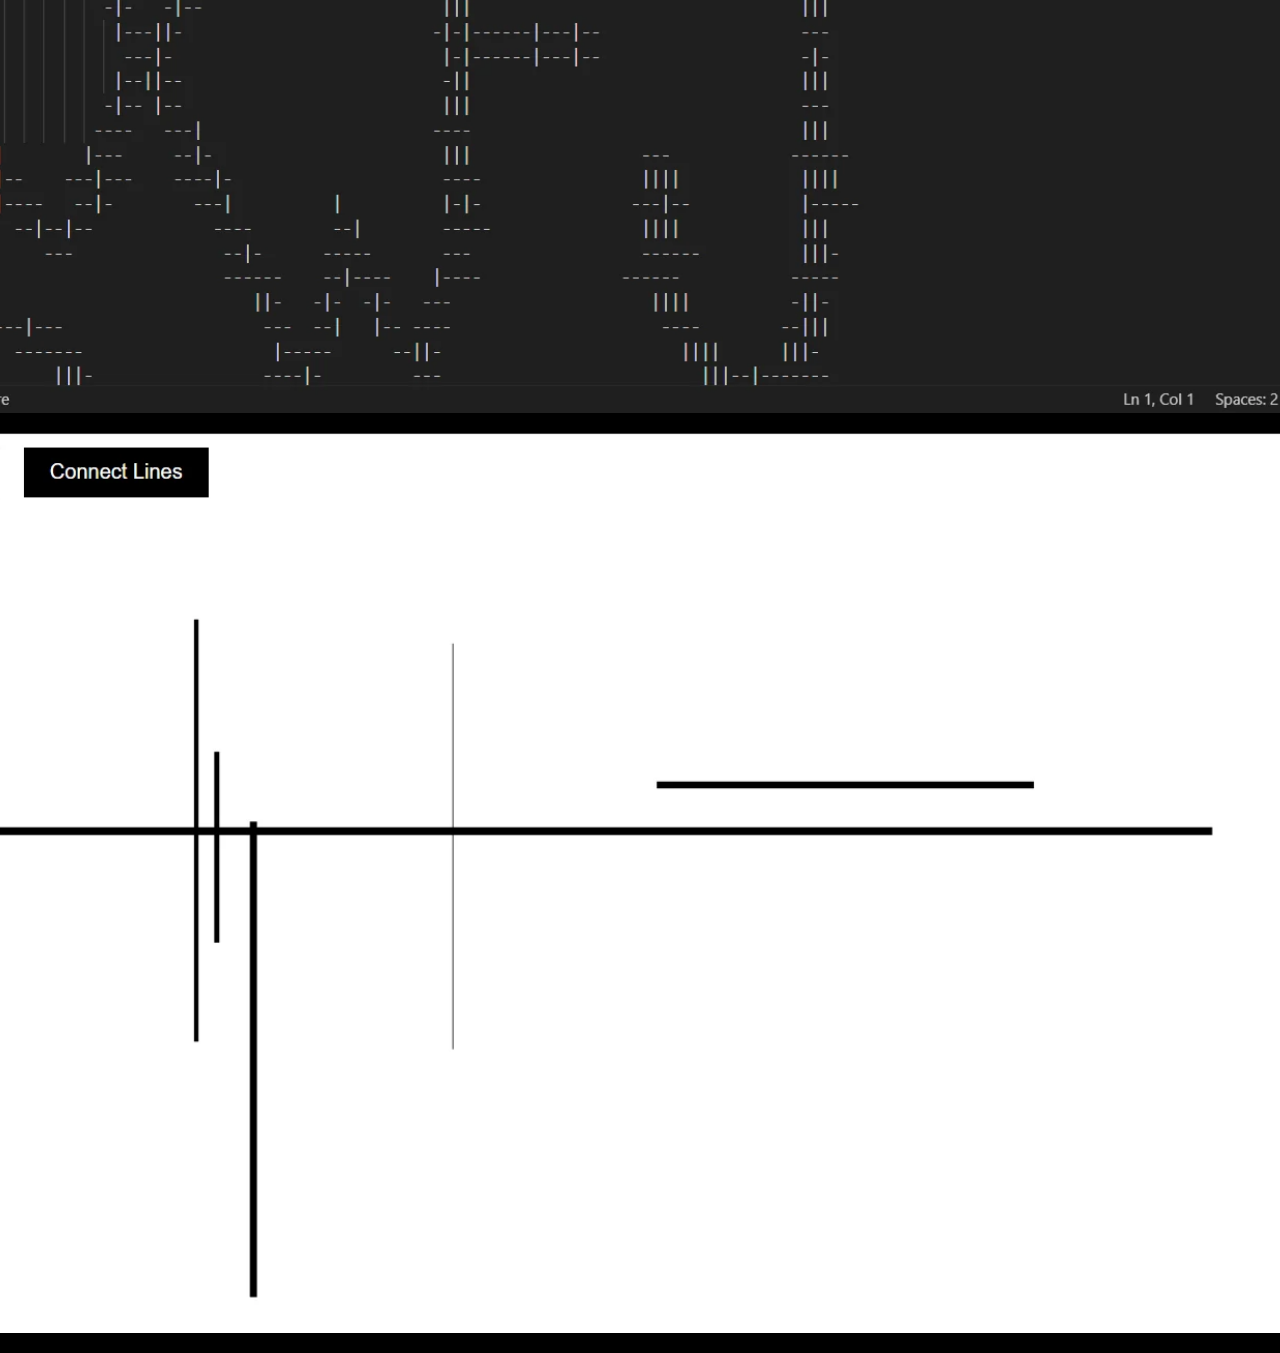
<file: Line.html>
<!DOCTYPE html>
<html lang="en">
<head>
    <meta charset="UTF-8" />
    <meta name="viewport" content="width=device-width, initial-scale=1.0" />
    <title>Line - Yeva</title>
    <link rel="stylesheet" href="project pages.css" />
</head>
<body>

<header>
    <a href="Airflow.html" class="nav-arrow nav-arrow-left">←</a>
    
    <div class="dropdown">
        <a href="index.html" class="dropbtn">Yeva</a>
        <div class="dropdown-content">
            <a href="index.html#projects">All Projects</a>
            <a href="index.html#about">About</a>
            <a href="index.html#contacts">Contacts</a>
        </div>
    </div>
    
    <a href="Initial.html" class="nav-arrow nav-arrow-right">→</a>
</header>

<div class="project-container">
  
    <div class="project-main-image">
        <img src="./Line font/H_YevaVikhorieva_23.webp" alt="Dreams">
    </div>

   
    <div class="project-info">
        <h1>Line</h1>
        <div class="project-description">
        <p>This is a collection and exploration of three interconnected projects.
             It all began with a chaotic typeface constructed solely from vertical
              and horizontal lines. From this, a poster and a type specimen were created. Eventually,
               the project offered a chance to revisit the concept from a new perspective:
                the typeface poster was recreated digitally, using code to “draw” it entirely with 
                vertical and horizontal lines. At the same time, it was also reinterpreted through
                 an analogue approach, by folding and layering cut paper to build the forms manually.</p>
        </div>
        <!-- <button class="contact-button">CONTACT BUTTON</button> -->
    </div>

    
   <div class="project-gallery">
    
    
    <img src="./Line font/Line.webp" alt="detail 1">
    <img src="./Line font/Line 2.webp" alt="detail 2">
    <img src="./Line font/Line 3.webp" alt="detail 3">
    <img src="./Line font/Line 4.webp" alt="detail 4">
    <img src="./Line font/Line5.webp" alt="detail 5">
    <img src="./Line font/Screenshot 2026-02-06 140902.webp" alt="detail 6">
    <img src="./Line font/Screenshot 2026-02-06 140812.webp" alt="detail 7">
    
</div>
</div>

<script>
    history.scrollRestoration = "manual";
</script>
</body>
</html>
</file>
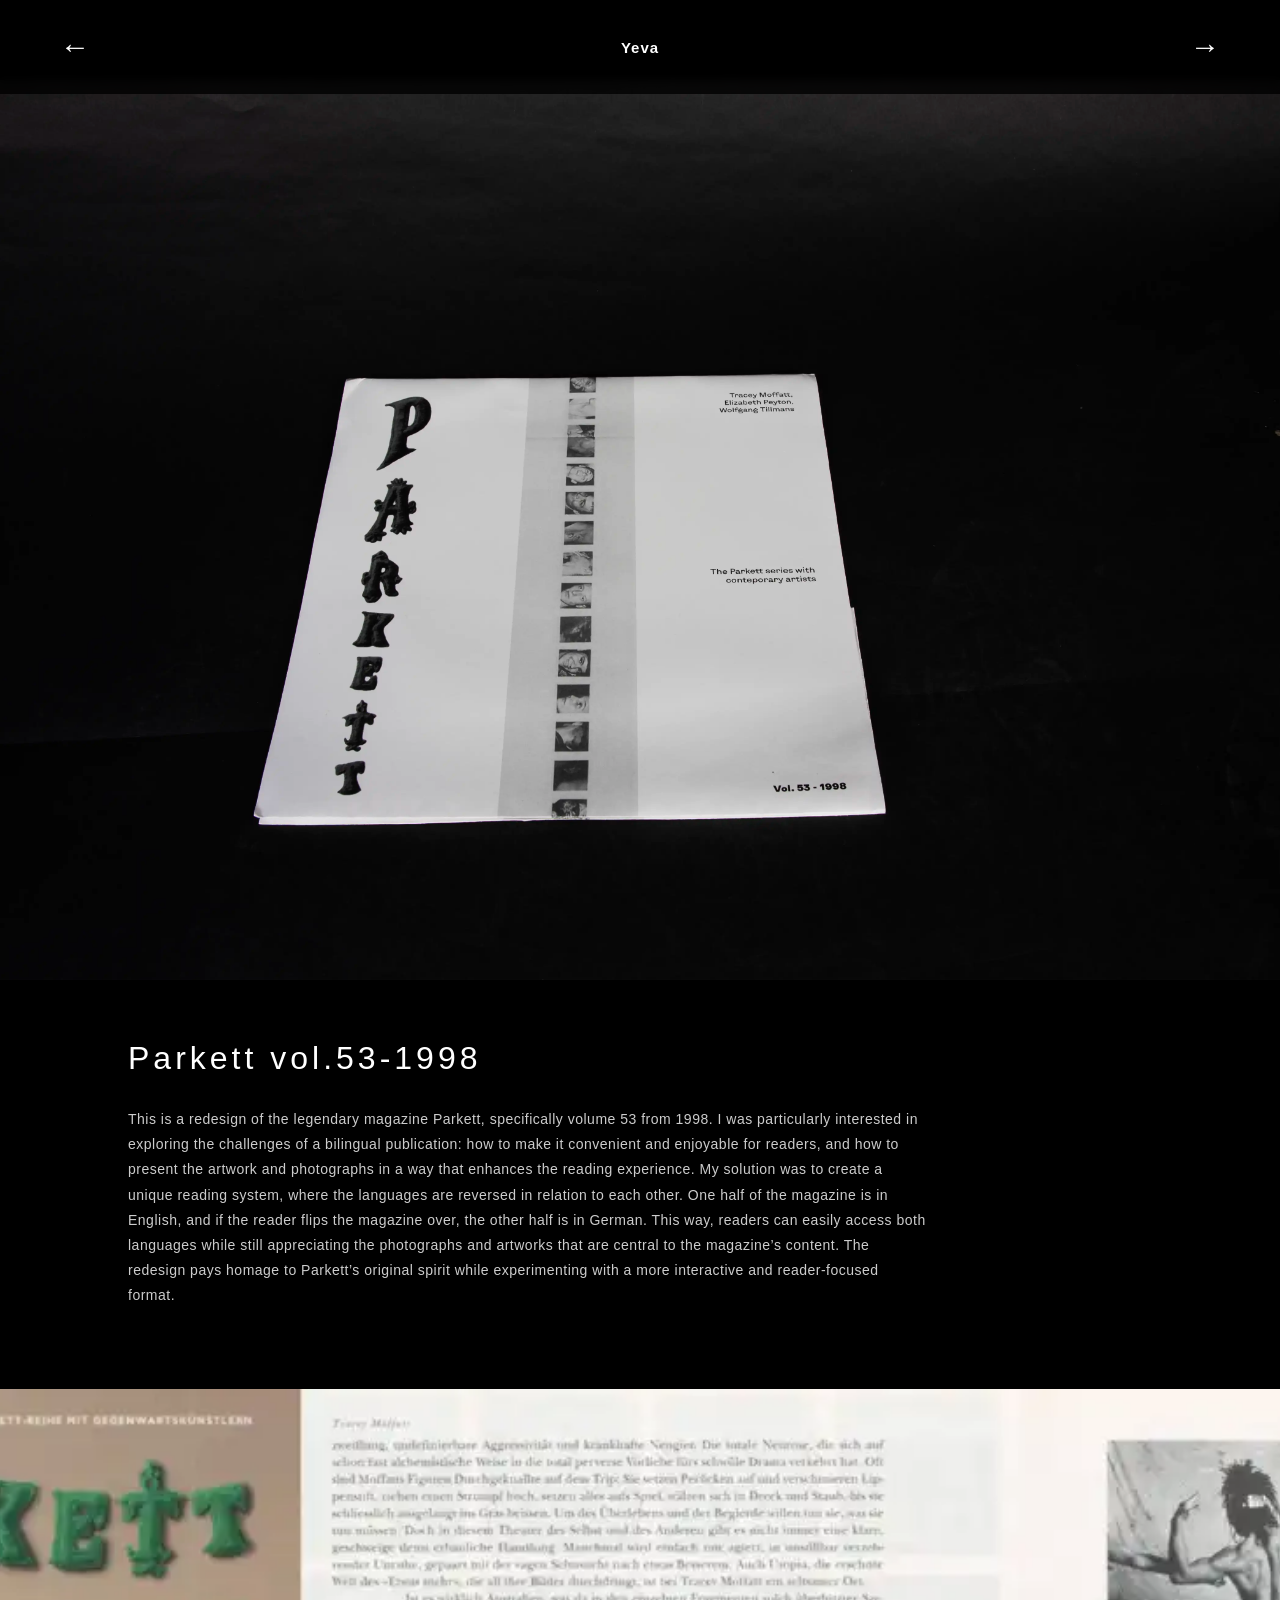
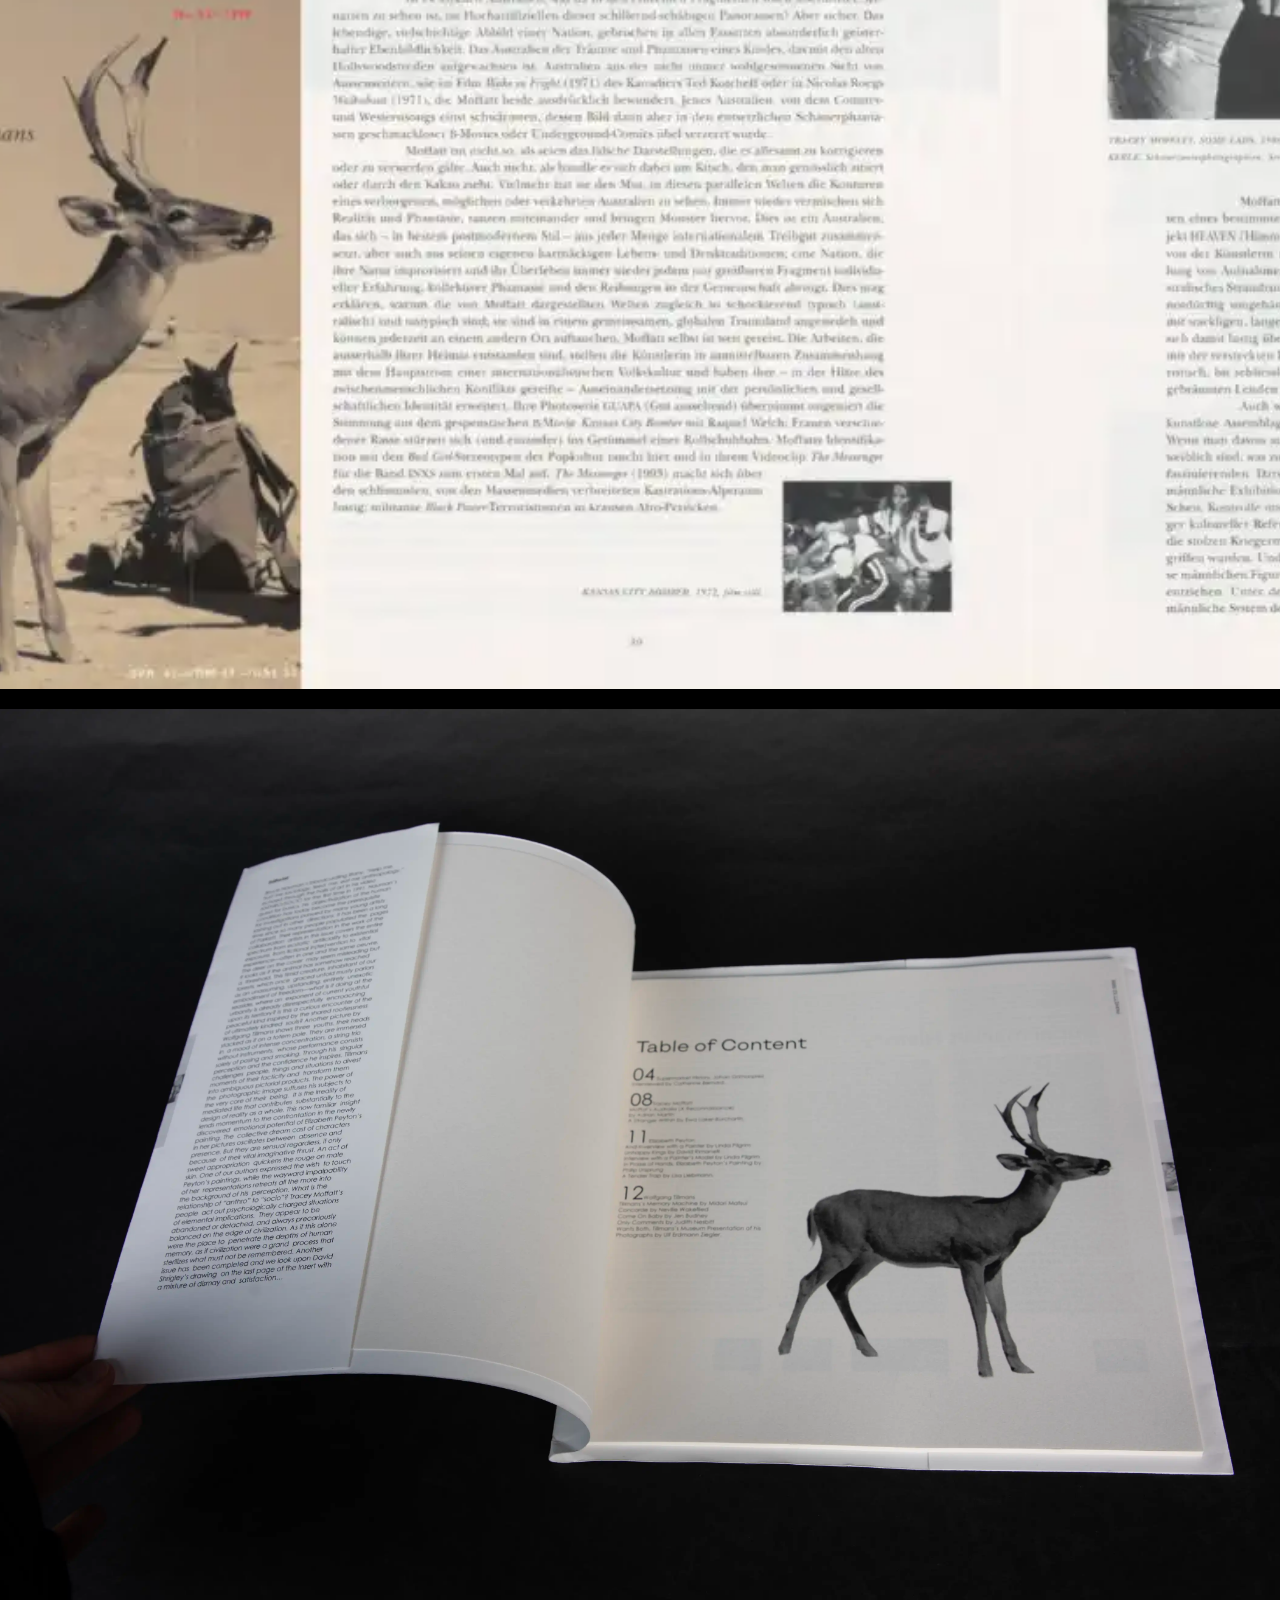
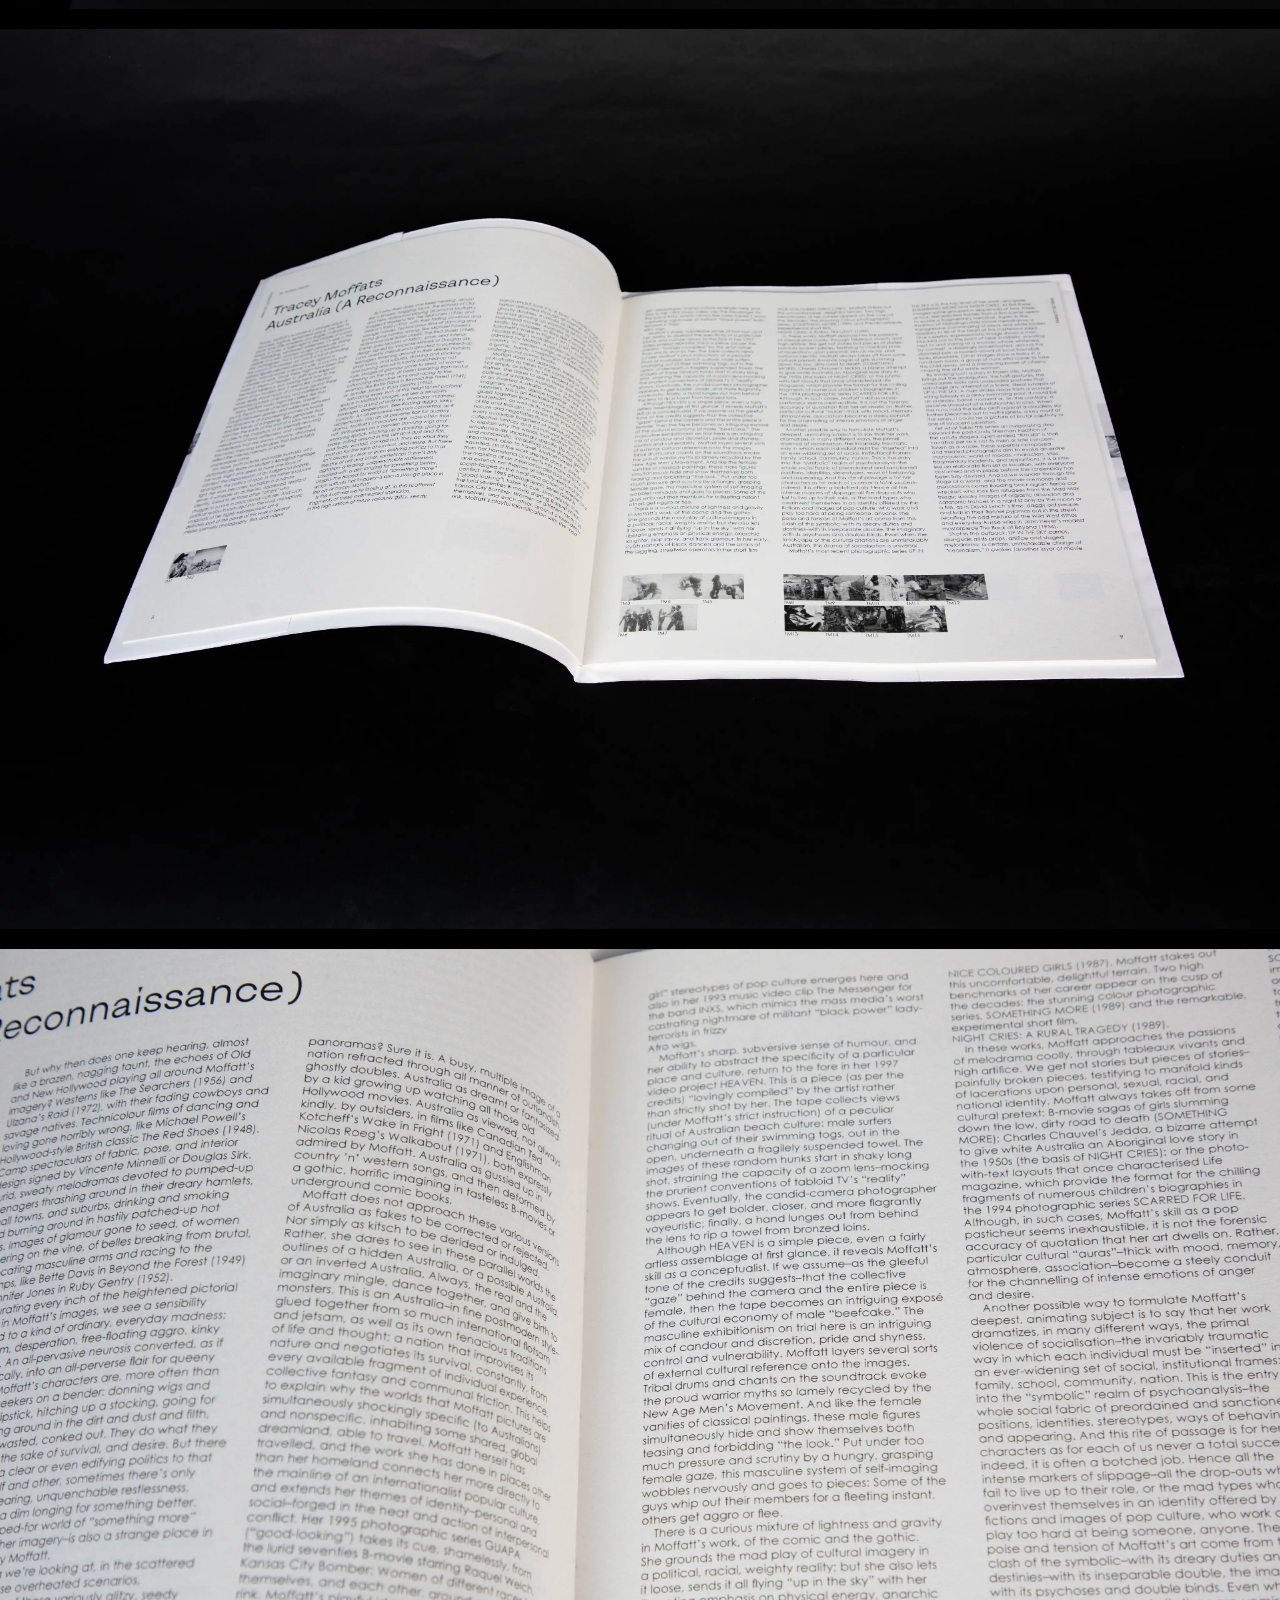
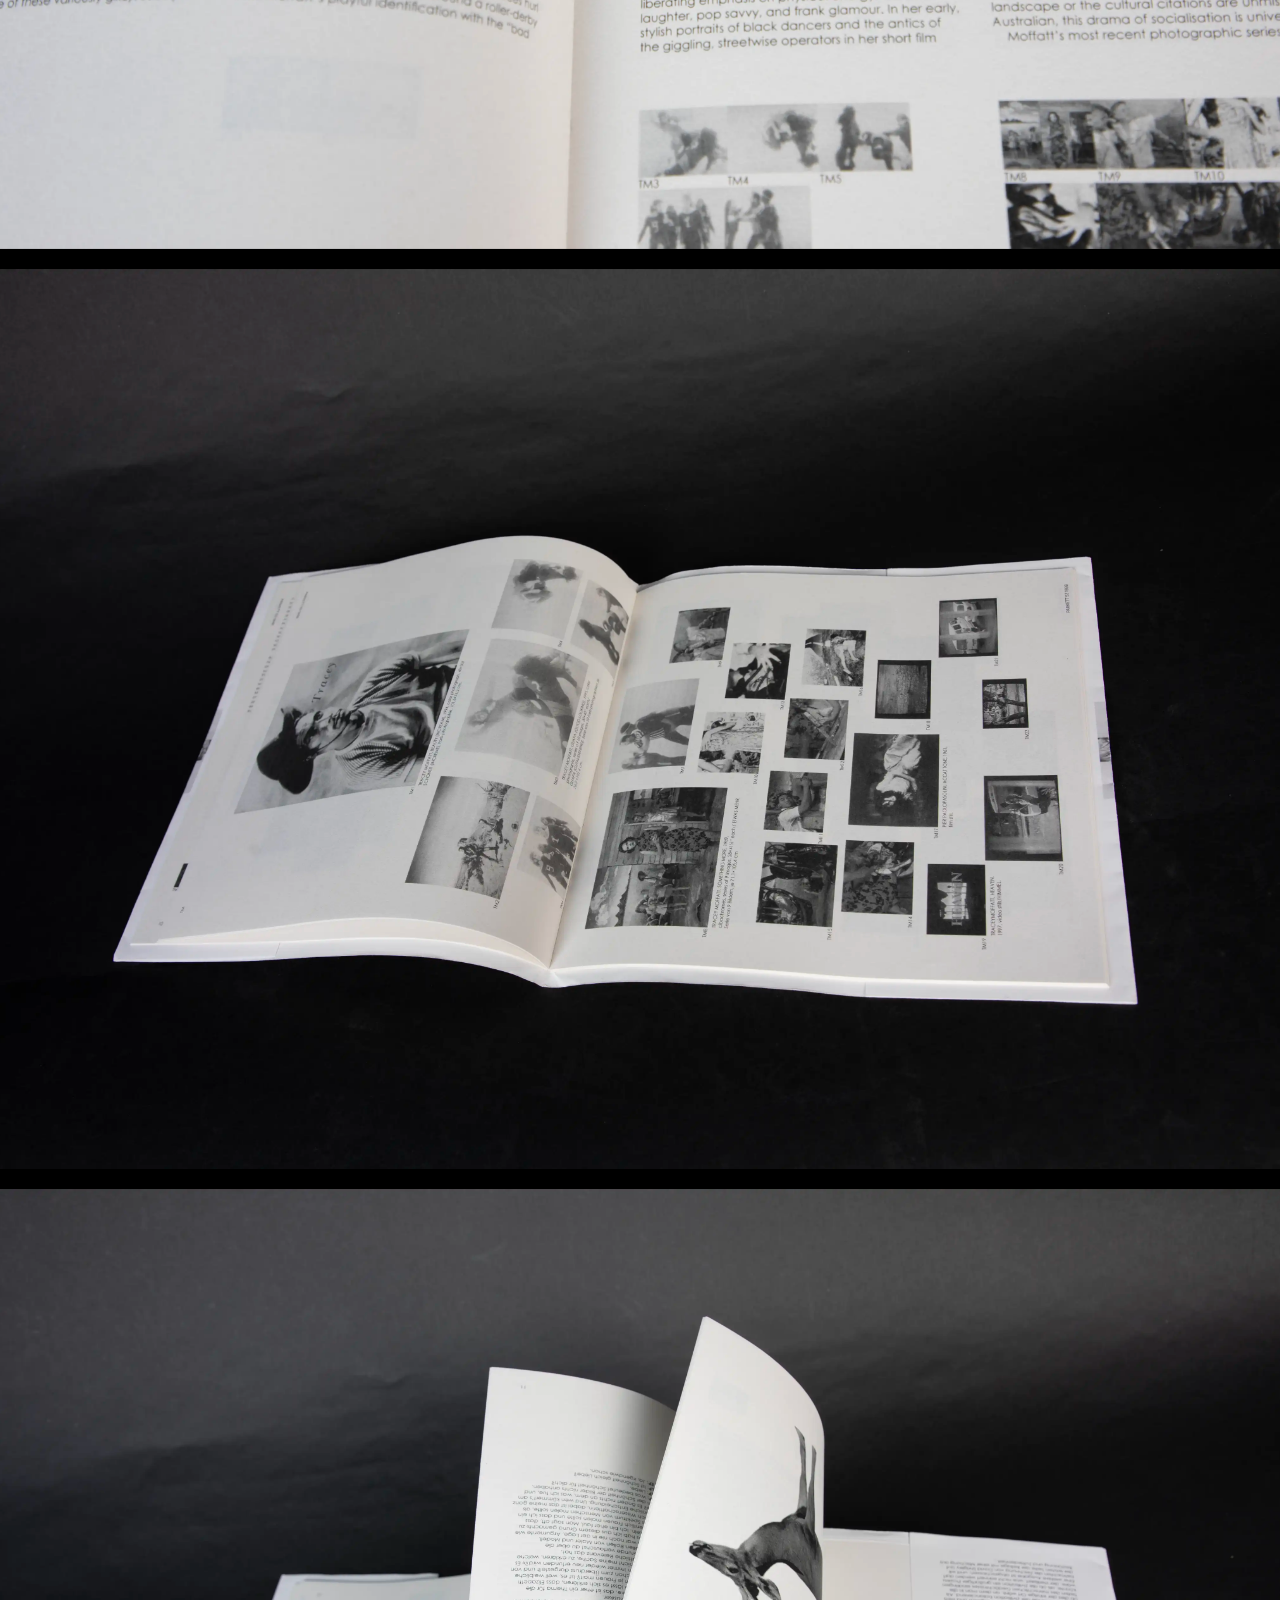
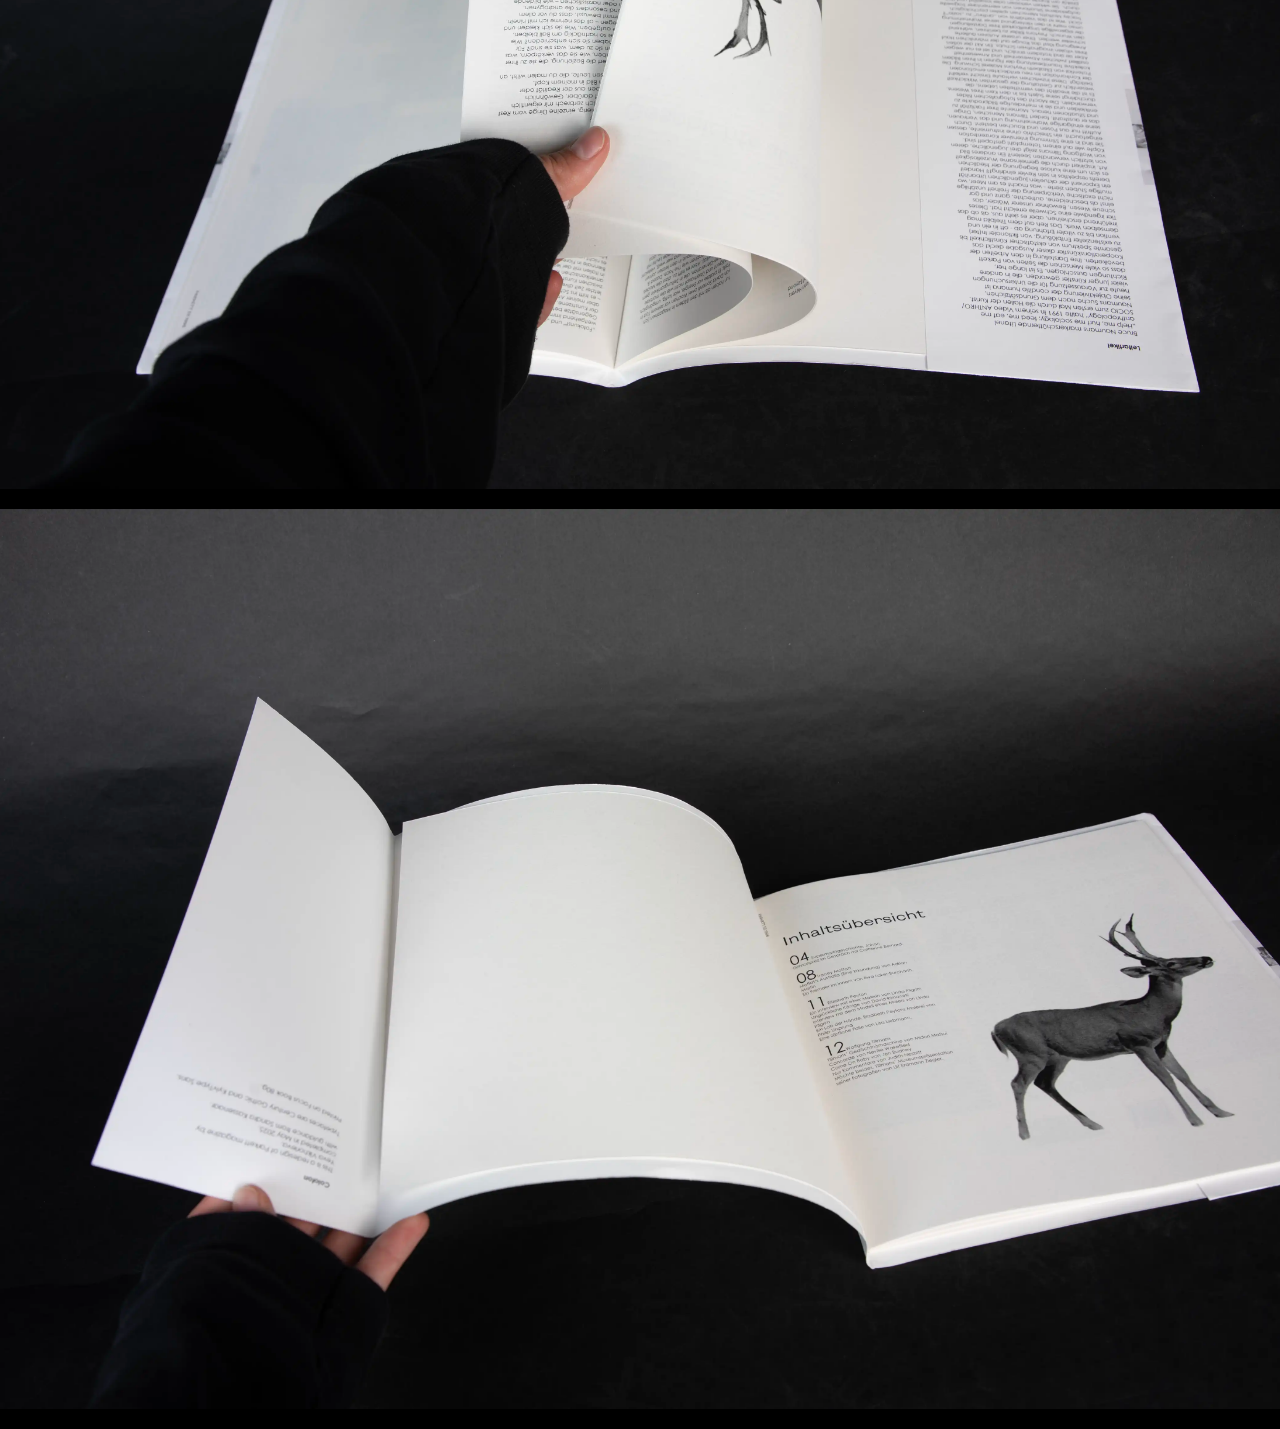
<file: Parkett.html>
<!DOCTYPE html>
<html lang="en">
<head>
    <meta charset="UTF-8" />
    <meta name="viewport" content="width=device-width, initial-scale=1.0" />
    <title>Parkett - Yeva</title>
    <link rel="stylesheet" href="project pages.css" />
</head>
<body>

<header>
    <a href="Sorochka.html" class="nav-arrow nav-arrow-left">←</a>
    
    <div class="dropdown">
        <a href="index.html" class="dropbtn">Yeva</a>
        <div class="dropdown-content">
            <a href="index.html#projects">All Projects</a>
            <a href="index.html#about">About</a>
            <a href="index.html#contacts">Contacts</a>
        </div>
    </div>
    
    <a href="Airflow.html" class="nav-arrow nav-arrow-right">→</a>
</header>

<div class="project-container">
  
    <div class="project-main-image">
        <img src="./Parkett/Parkett1.webp" alt="Dreams">
    </div>

   
    <div class="project-info">
        <h1>Parkett vol.53-1998</h1>
        <div class="project-description">
        <p>This is a redesign of the legendary magazine Parkett, specifically volume 53 from 1998.
             I was particularly interested in exploring the challenges of a bilingual publication:
              how to make it convenient and enjoyable for readers, and how to present the artwork 
              and photographs in a way that enhances the reading experience. My solution was to create
               a unique reading system, where the languages are reversed in relation to each other.
                One half of the magazine is in English, and if the reader flips the magazine over, 
                the other half is in German. This way, readers can easily access both languages while 
                still appreciating the photographs and artworks that are central to the magazine’s content. 
                The redesign pays homage to Parkett’s original spirit while experimenting with a more 
                interactive and reader-focused format.</p>
        </div>
        <!-- <button class="contact-button">CONTACT BUTTON</button> -->
    </div>

    
   <div class="project-gallery">
    
    <img src="./Parkett/Parcover.webp" alt="detail 1">
    <img src="./Parkett/Par 2.webp" alt="detail 2">
    <img src="./Parkett/Par 3.webp" alt="detail 3">
    <img src="./Parkett/Par 4.webp" alt="detail 4">
    <img src="./Parkett/Par 5.webp" alt="detail 5">
    <img src="./Parkett/Par 6.webp" alt="detail 6">
    <img src="./Parkett/Par 7.webp" alt="detail 7">
    
</div>
</div>

<script>
    history.scrollRestoration = "manual";
</script>
</body>
</html>
</file>
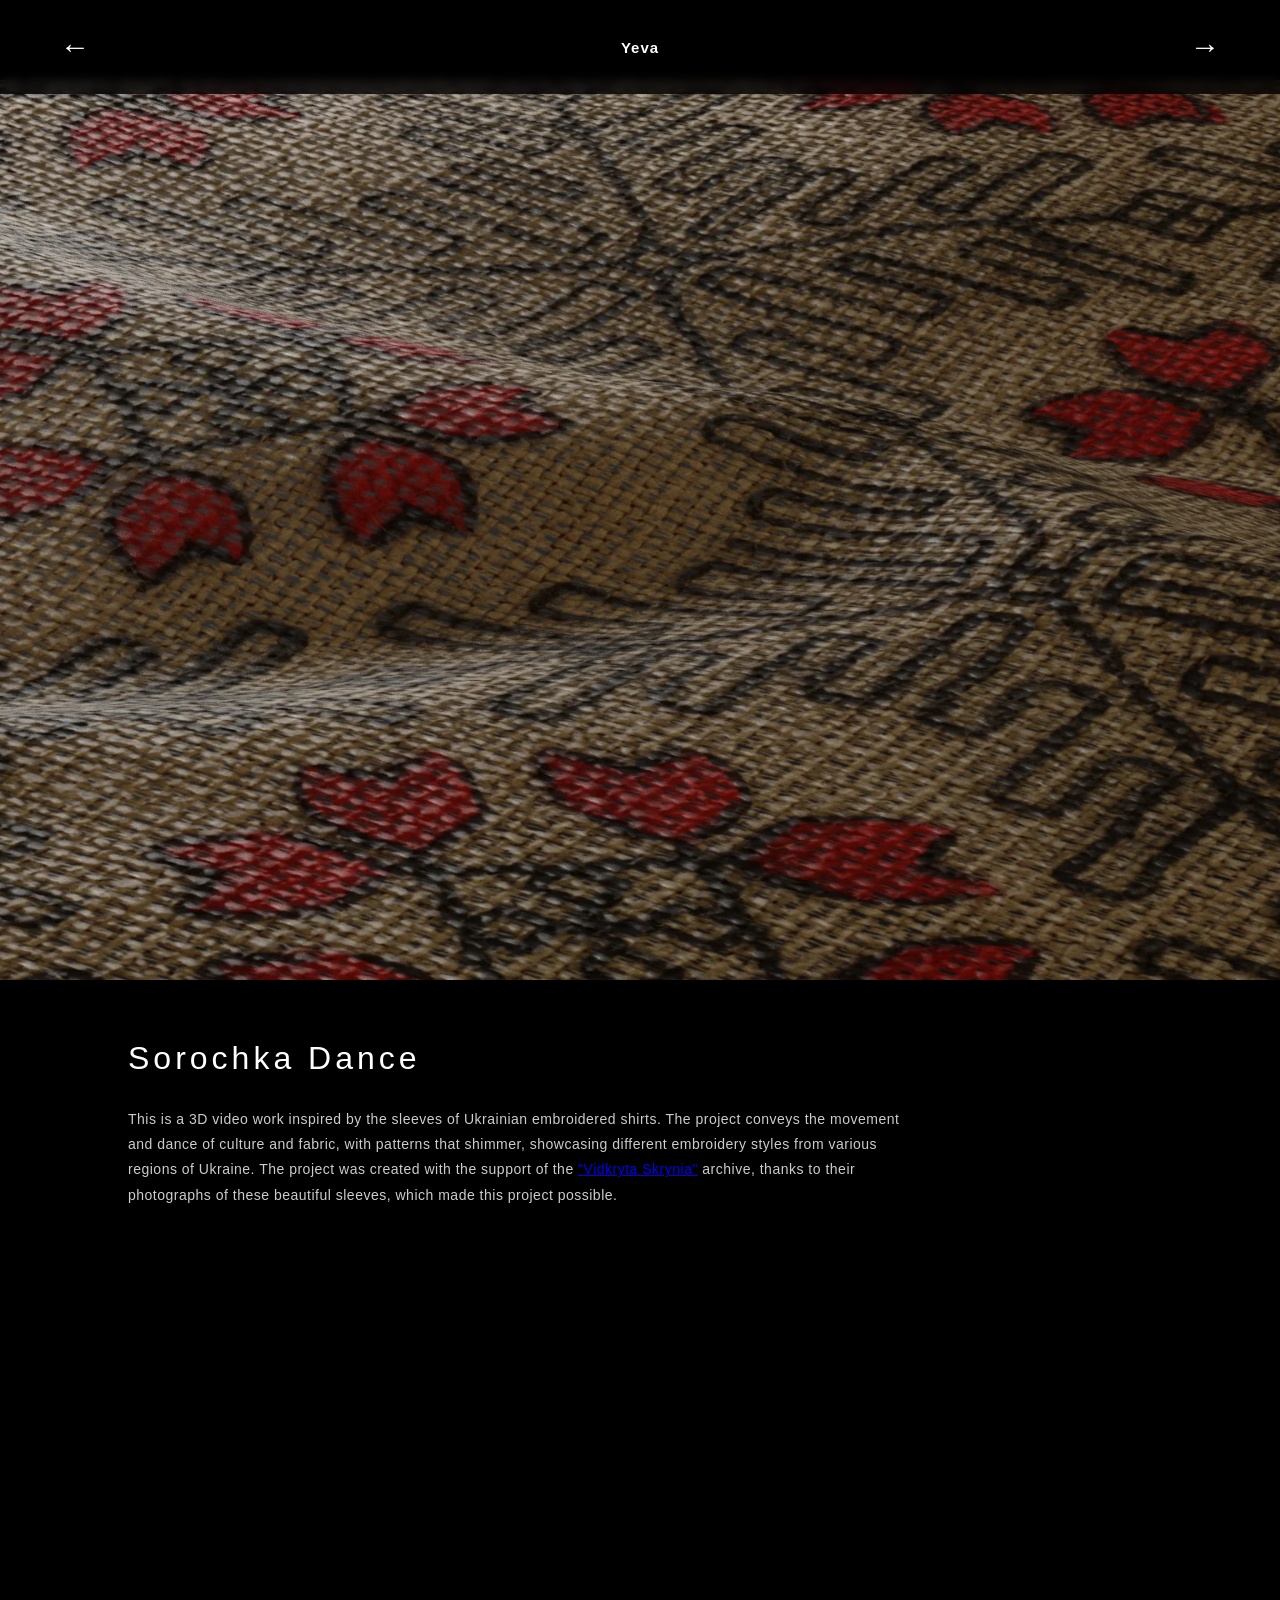
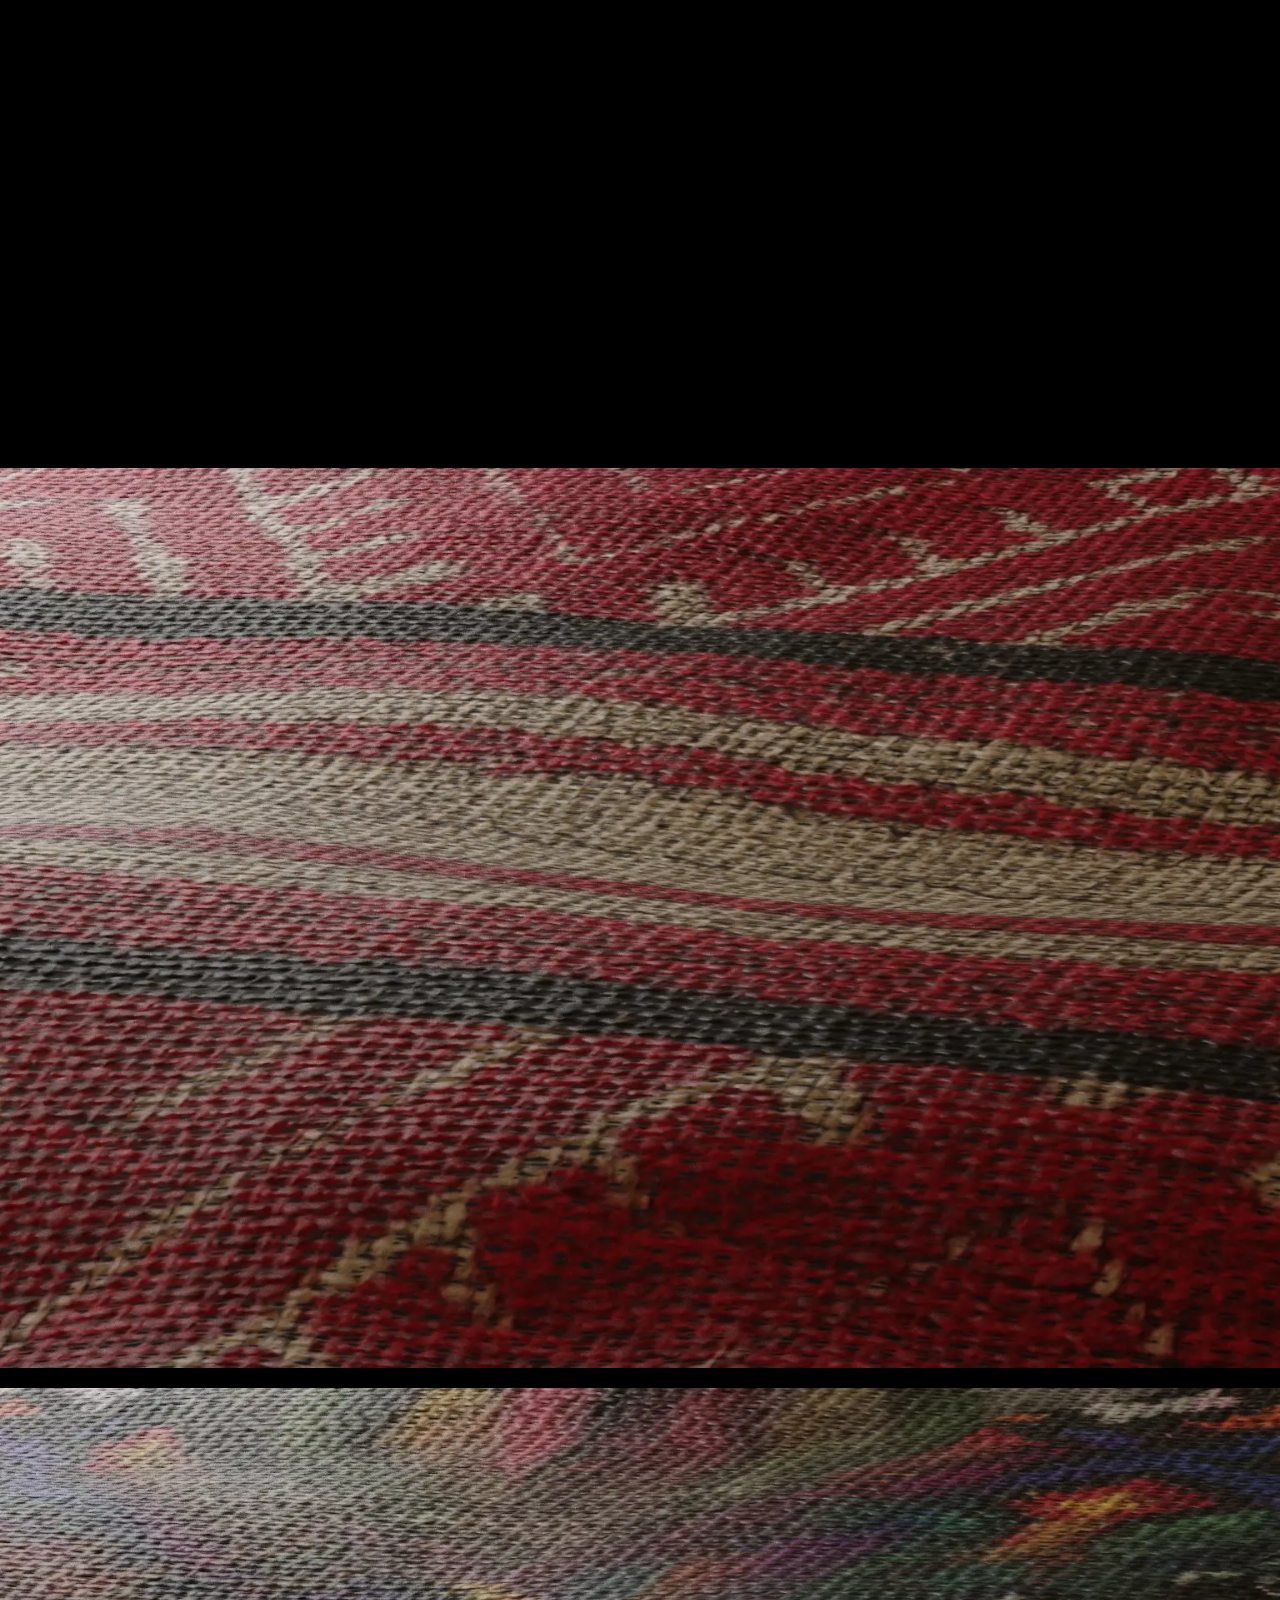
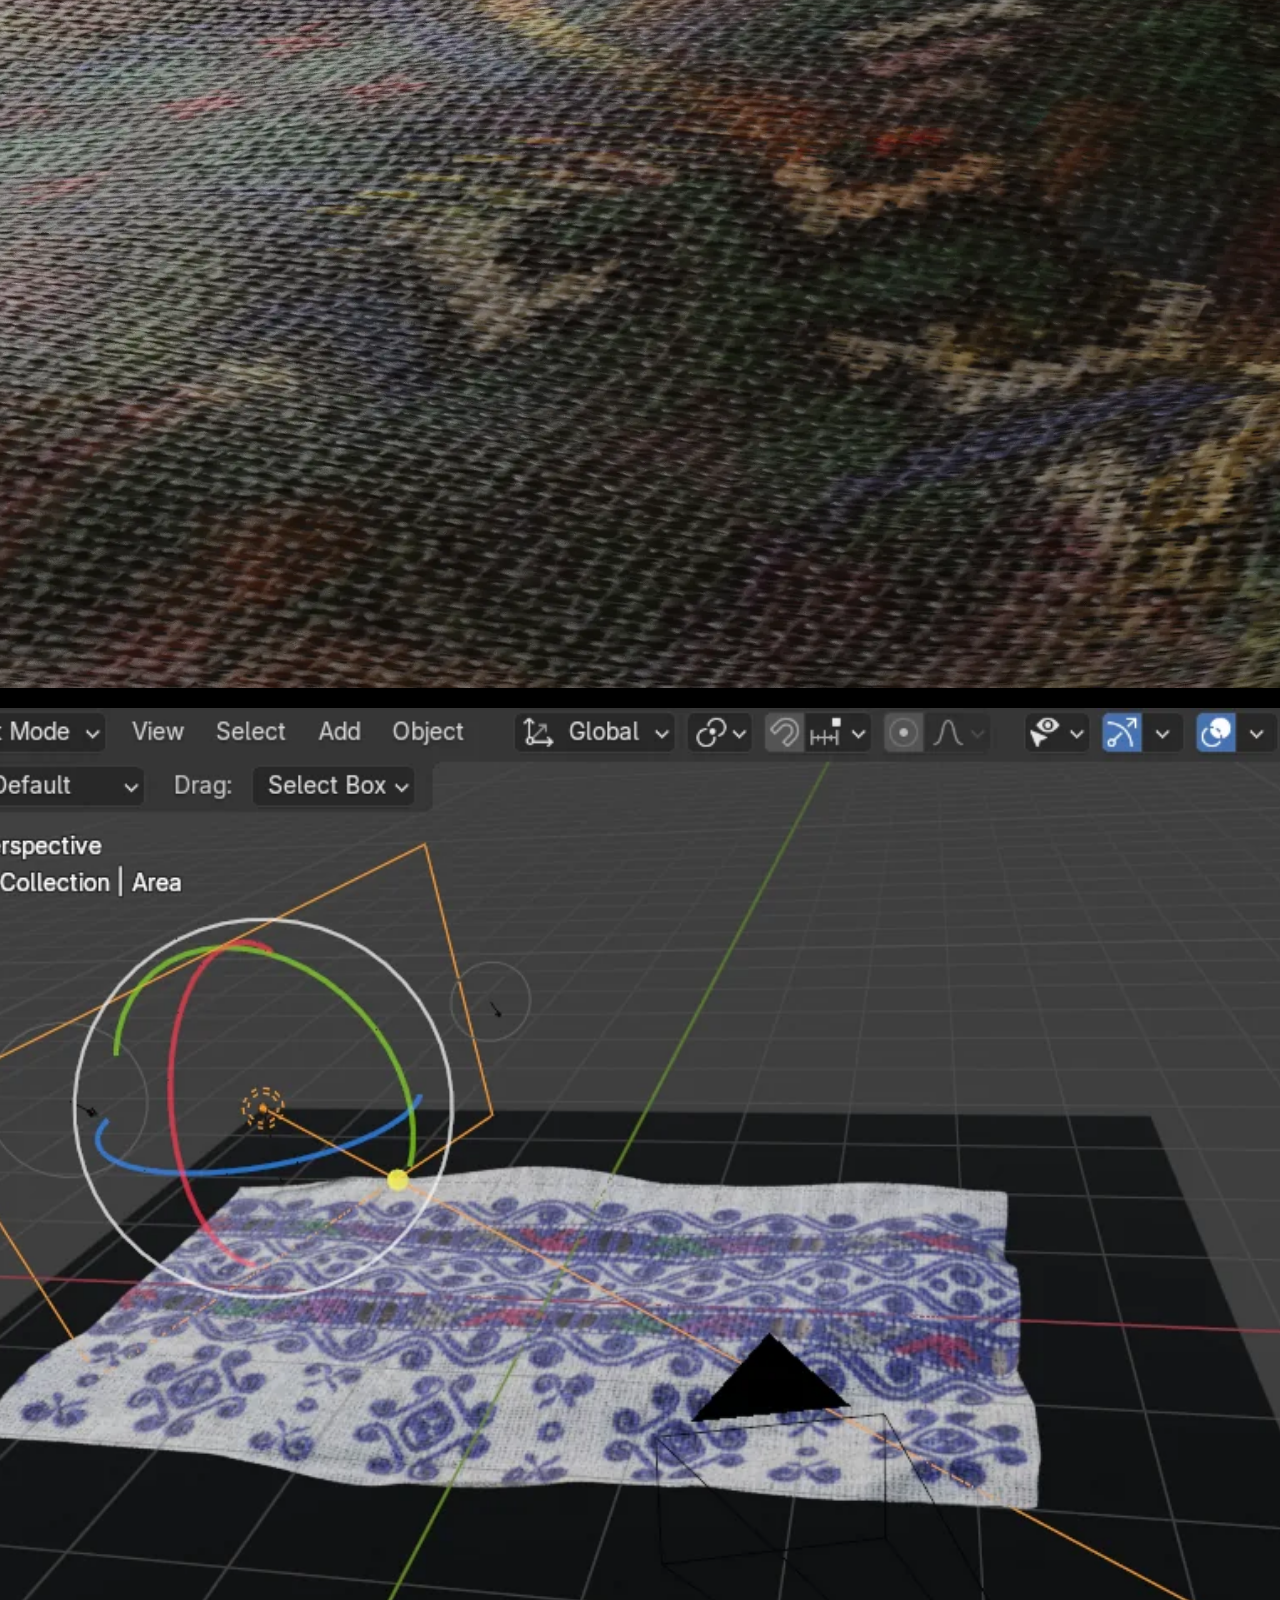
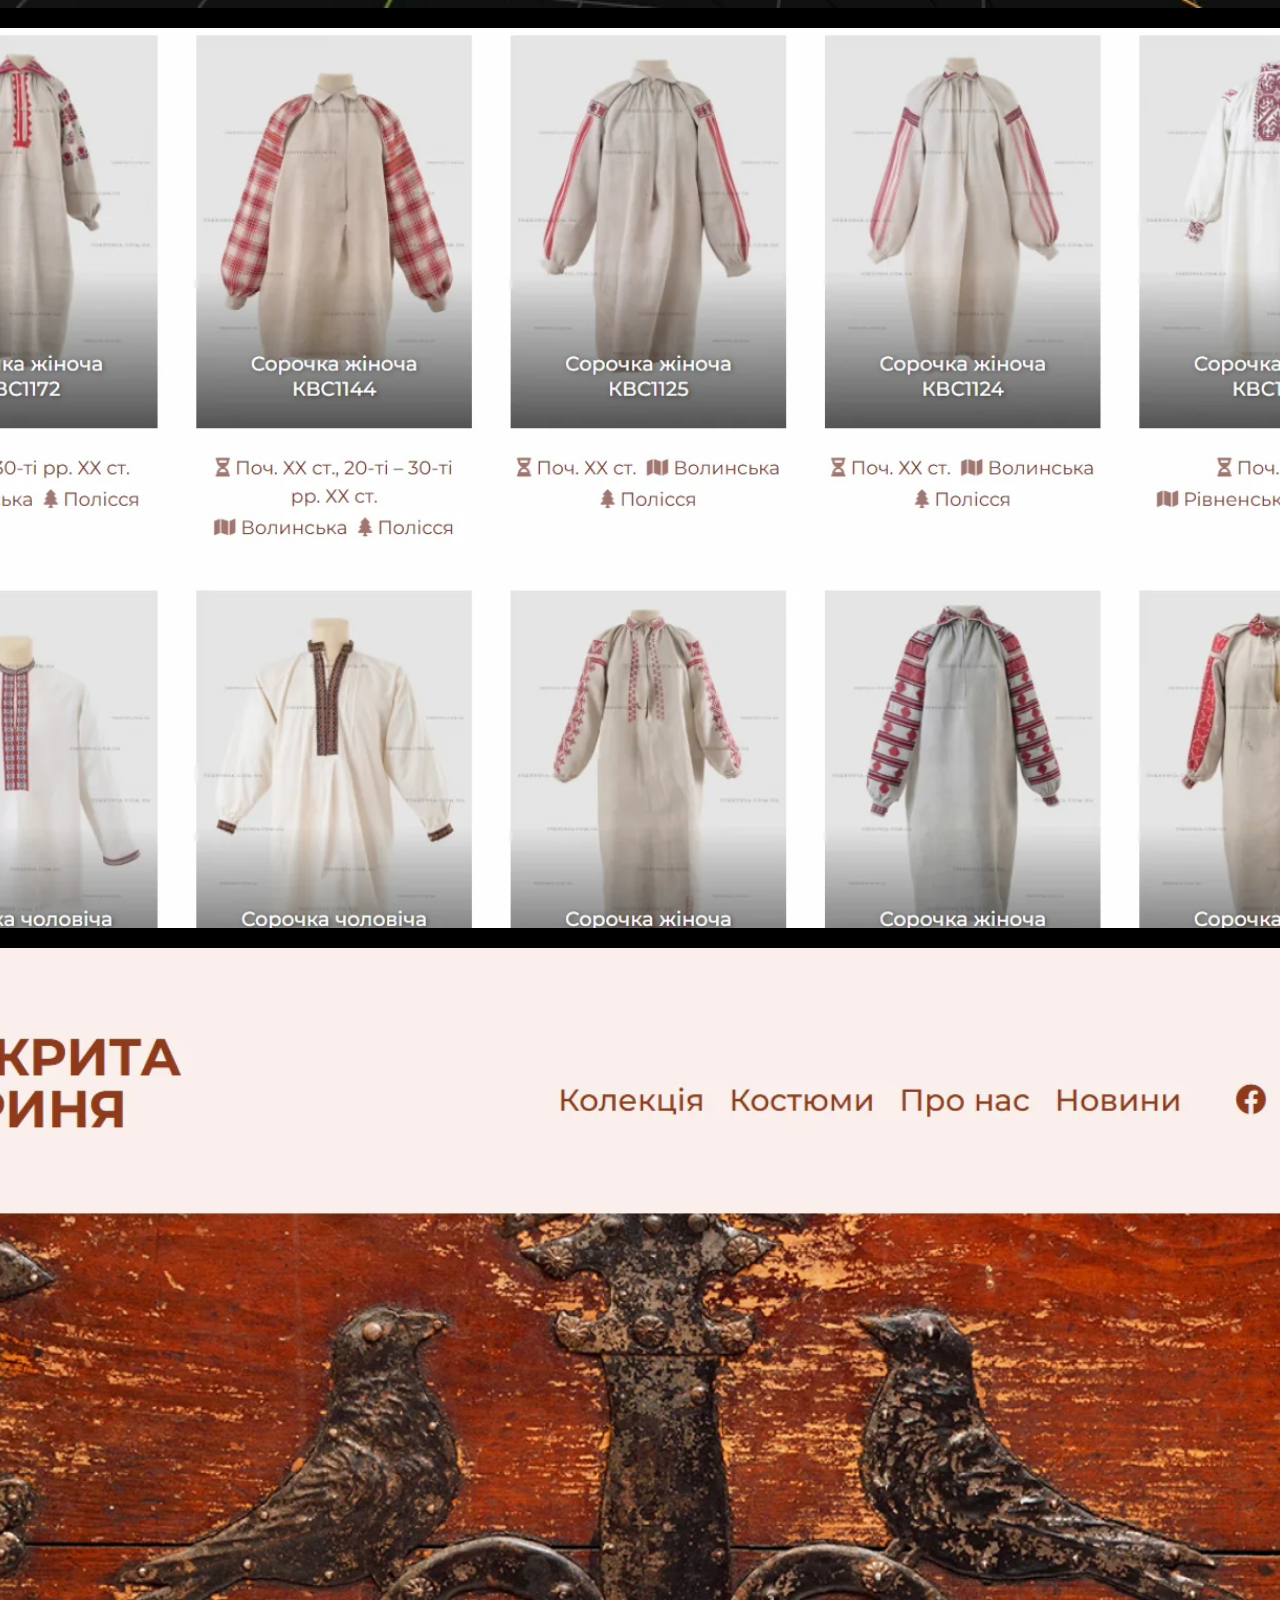
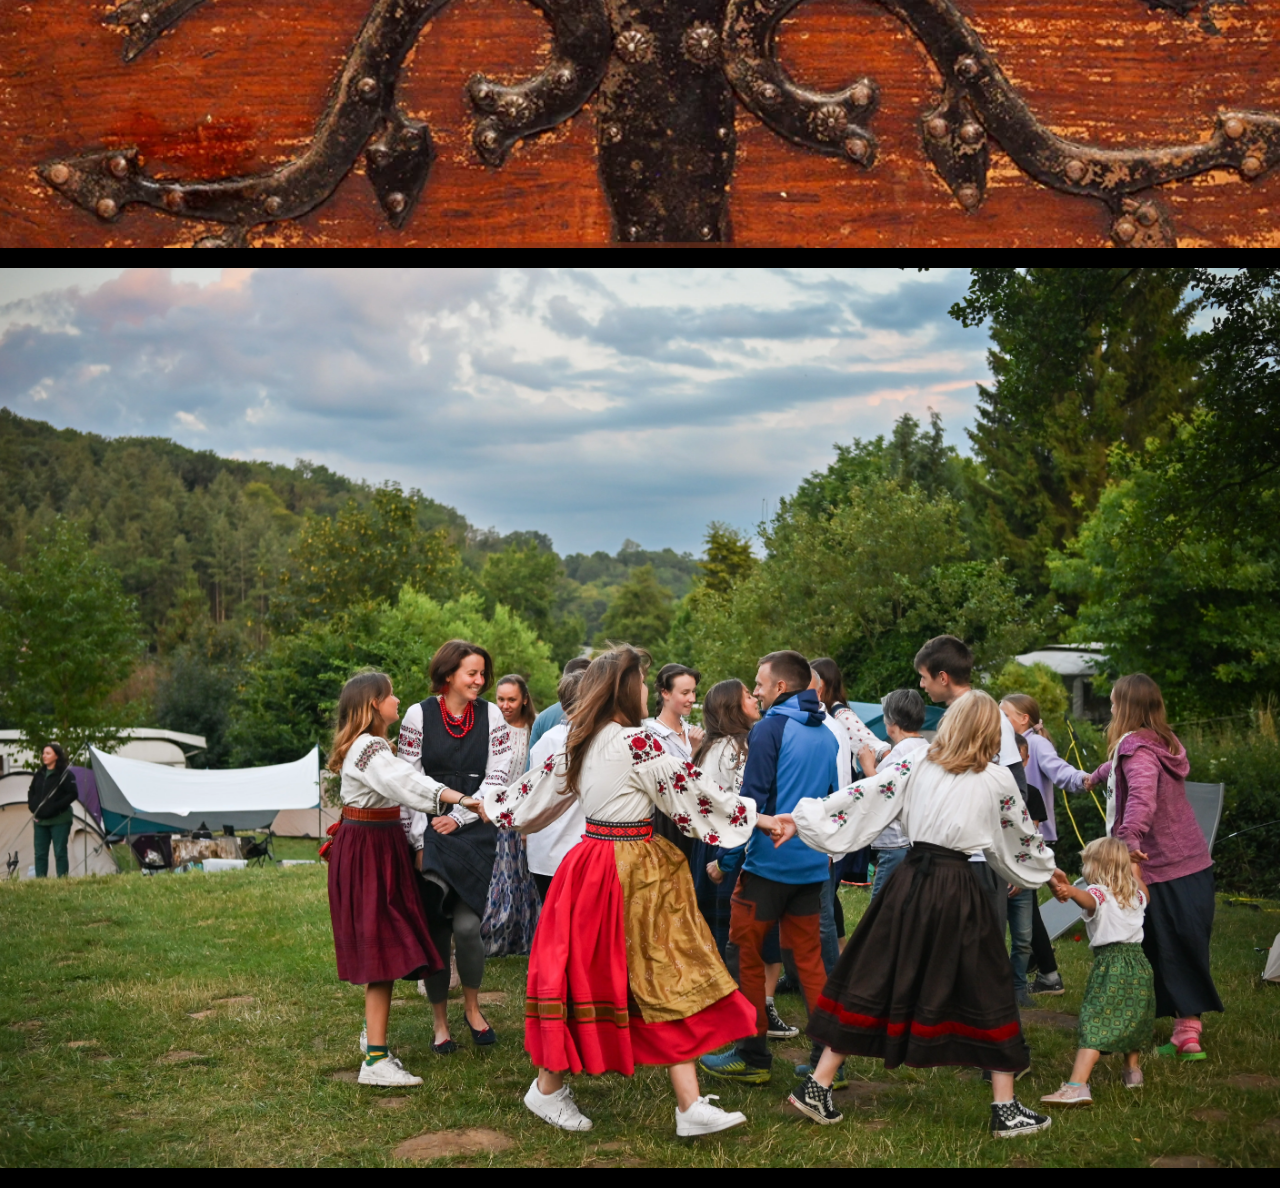
<file: Sorochka.html>
<!DOCTYPE html>
<html lang="en">
<head>
    <meta charset="UTF-8" />
    <meta name="viewport" content="width=device-width, initial-scale=1.0" />
    <title>Sorochka - Yeva</title>
    <link rel="stylesheet" href="project pages.css" />
</head>
<body>

<header>
    <a href="CircleBook.html" class="nav-arrow nav-arrow-left">←</a>
    
    <div class="dropdown">
        <a href="index.html" class="dropbtn">Yeva</a>
        <div class="dropdown-content">
            <a href="index.html#projects">All Projects</a>
            <a href="index.html#about">About</a>
            <a href="index.html#contacts">Contacts</a>
        </div>
    </div>
    
    <a href="Parkett.html" class="nav-arrow nav-arrow-right">→</a>
</header>

<div class="project-container">
  
    <div class="project-main-image">
        <img src="./Sorochka/v1 wind.webp" alt="Dreams">
    </div>

   
    <div class="project-info">
        <h1>Sorochka Dance</h1>
        <div class="project-description">
        <p>This is a 3D video work inspired by the sleeves of Ukrainian embroidered shirts. 
            The project conveys the movement and dance of culture and fabric, with patterns 
            that shimmer, showcasing different embroidery styles from various regions of Ukraine. 
            The project was created with the support of the <a href="https://vskrynia.com.ua/">"Vidkryta Skrynia"</a> archive, thanks to their 
            photographs of these beautiful sleeves, which made this project possible.</p>
        </div>
        <!-- <button class="contact-button">CONTACT BUTTON</button> -->
    </div>

    
   <div class="project-gallery">
    
    <iframe width="560" height="315" 
    src="https://www.youtube.com/embed/4Xt1DcMCIwE?si=GFfM5vI894wVDNhP" 
    title="YouTube video player" frameborder="0" allow="accelerometer; 
    autoplay; clipboard-write; encrypted-media; gyroscope; picture-in-picture; 
    web-share" referrerpolicy="strict-origin-when-cross-origin" allowfullscreen></iframe>
    
    <img src="./Sorochka/sorochka1.webp" alt="detail 2">
    <img src="./Sorochka/sorochka3.webp" alt="detail 3">
    <img src="./Sorochka/Process Sorochka.webp" alt="detail 4">
    <img src="./Sorochka/Process1.webp" alt="detail 5">
    <img src="./Sorochka/Process2.webp" alt="detail 6">
    <img src="./Sorochka/DSC_4073.webp" alt="detail 7">
    
</div>
</div>

<script>
    history.scrollRestoration = "manual";
</script>
</body>
</html>
</file>
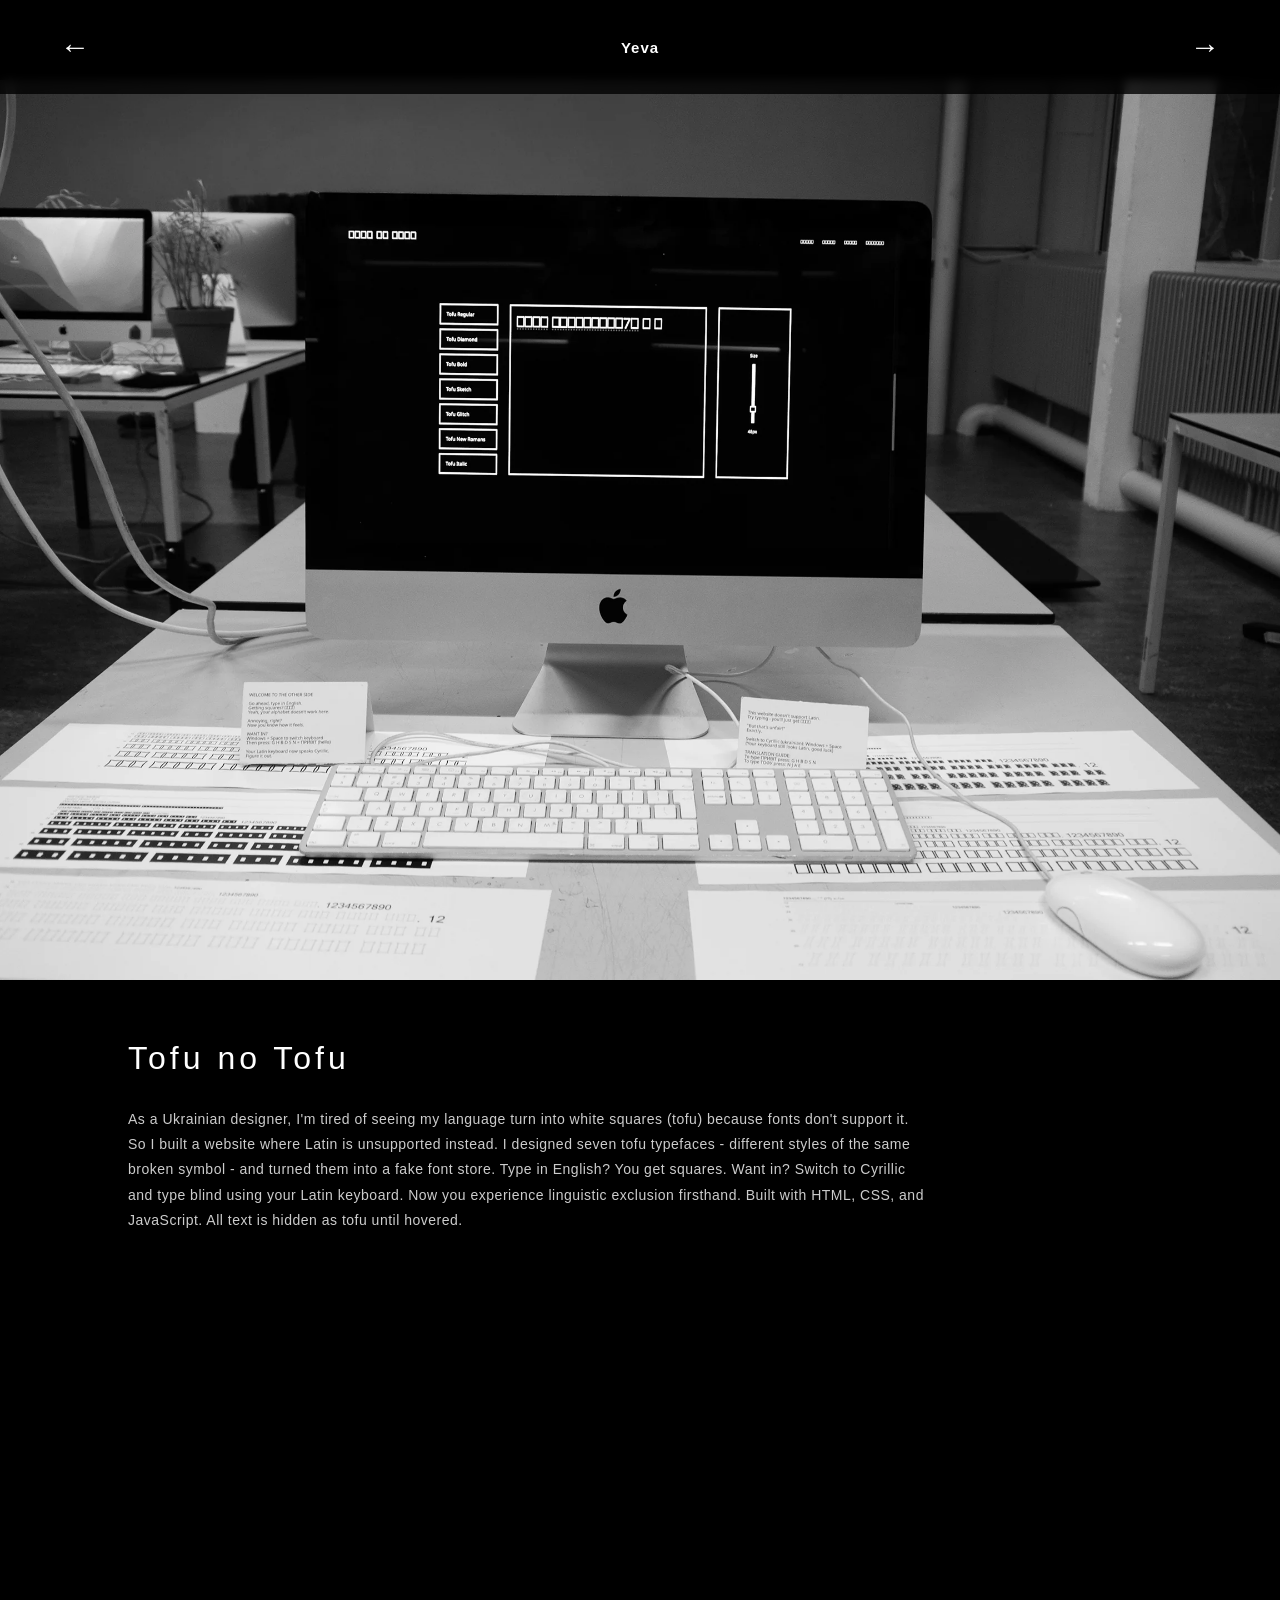
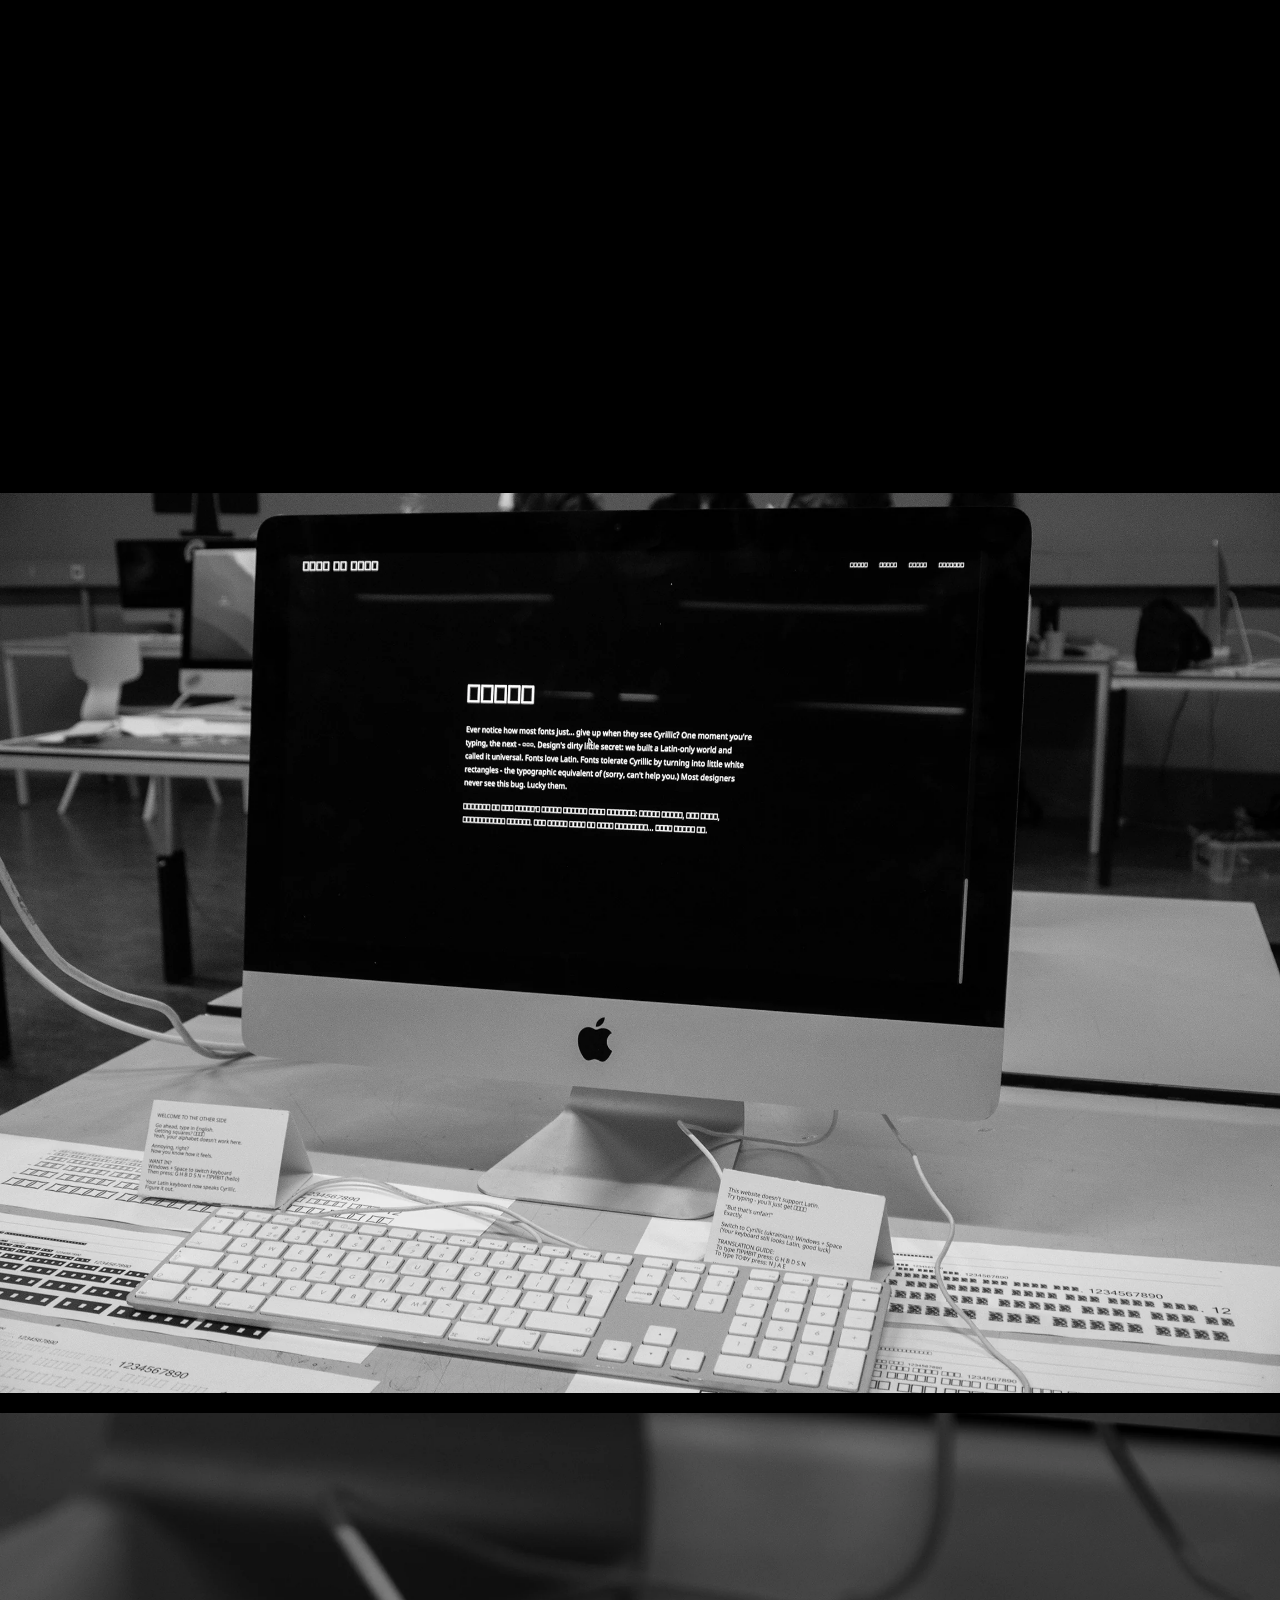
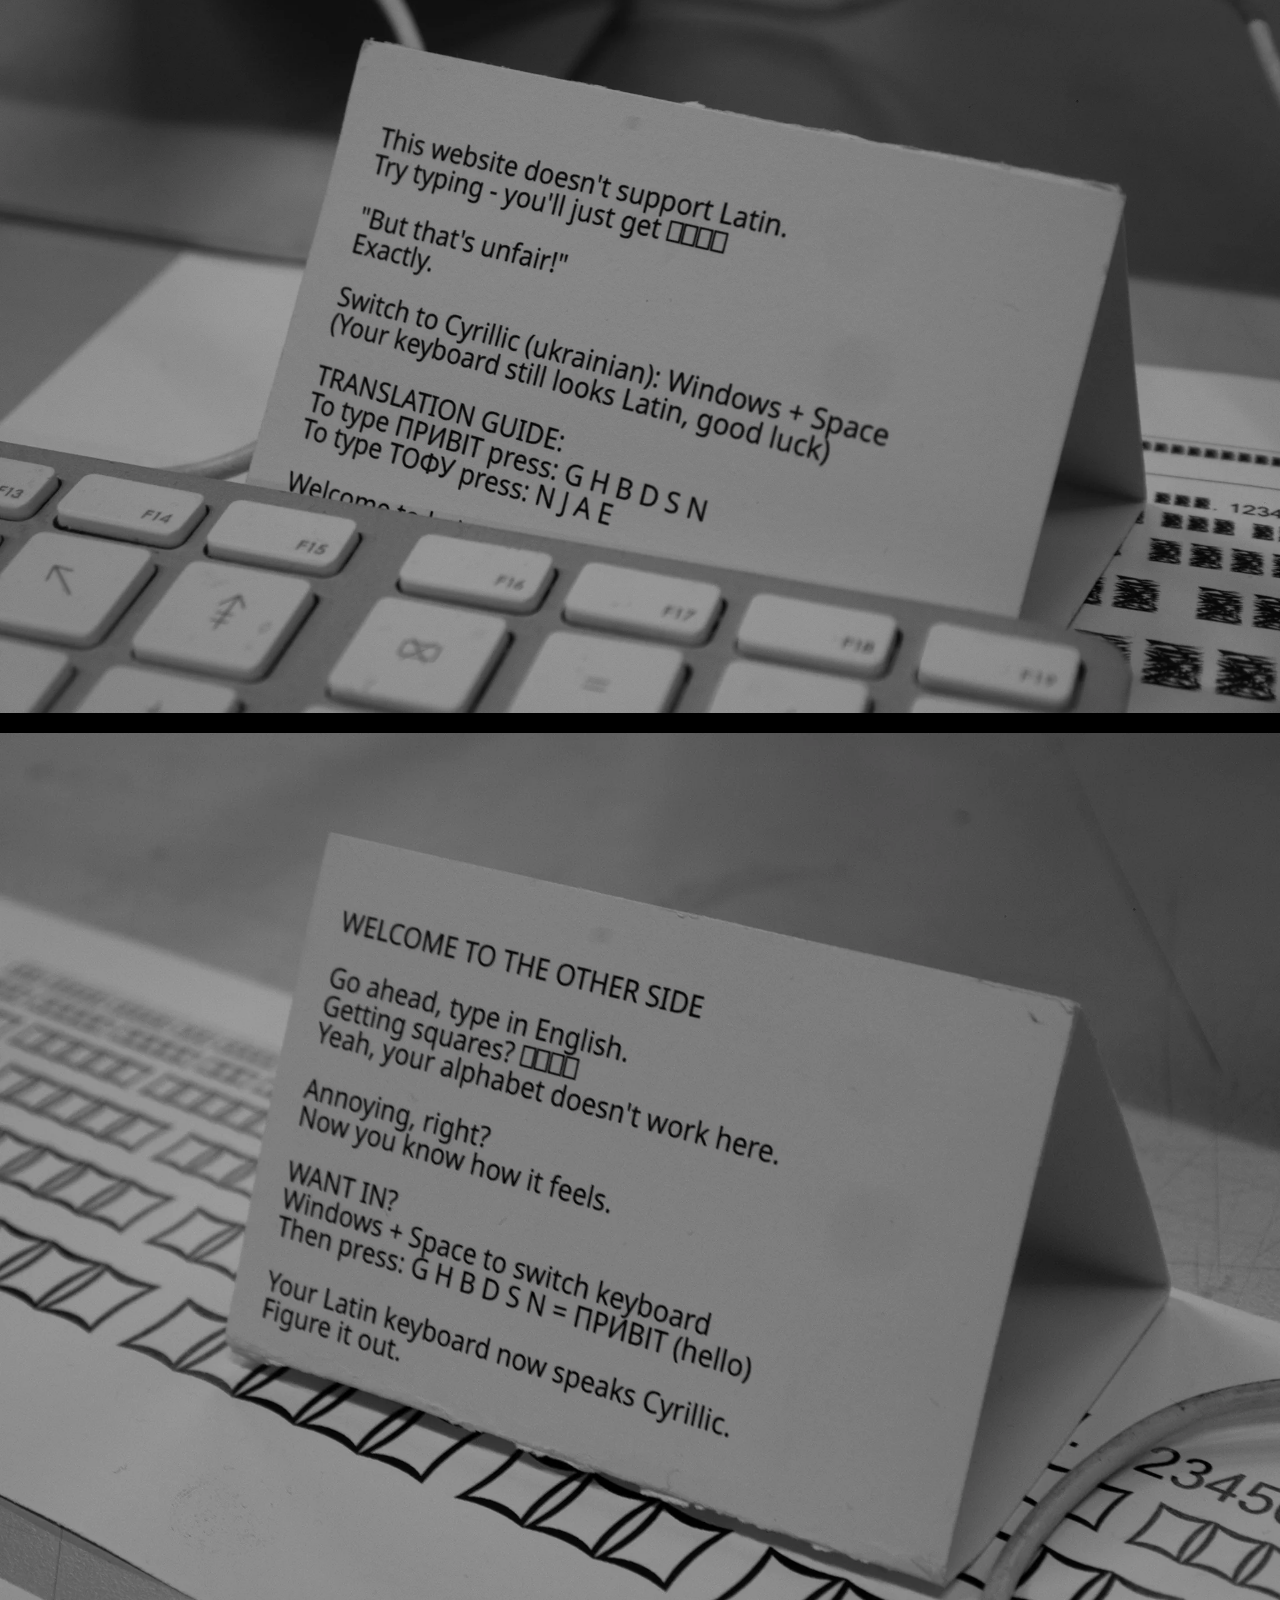
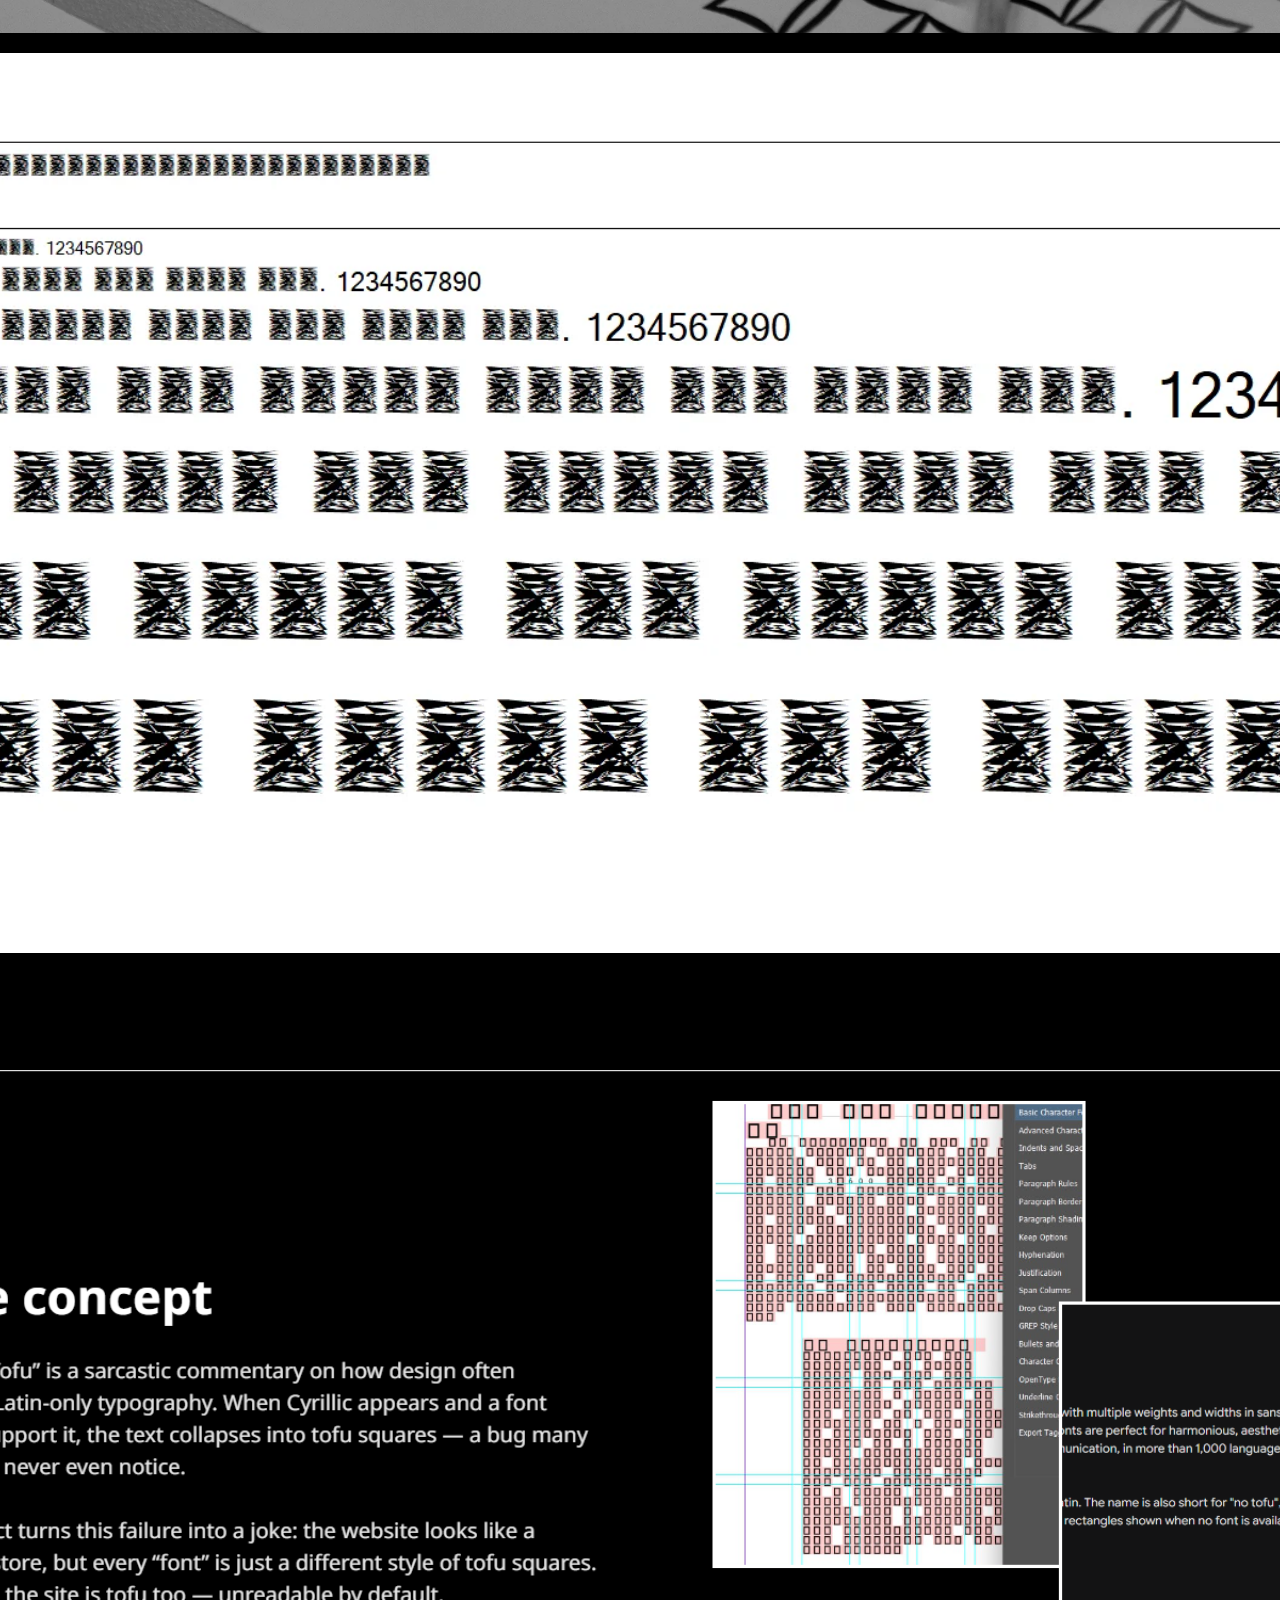
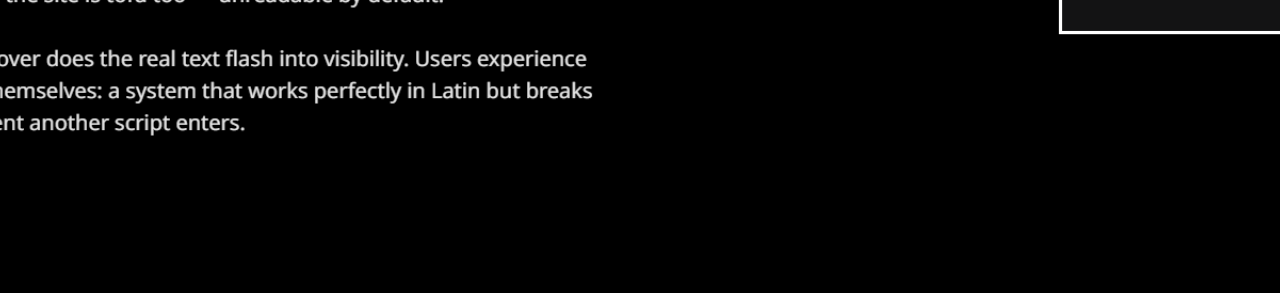
<file: Tofuport.html>
<!DOCTYPE html>
<html lang="en">
<head>
    <meta charset="UTF-8" />
    <meta name="viewport" content="width=device-width, initial-scale=1.0" />
    <title>Tofu - Yeva</title>
    <link rel="stylesheet" href="project pages.css" />
</head>
<body>

<header>
    <a href="Initial.html" class="nav-arrow nav-arrow-left">←</a>
    
    <div class="dropdown">
        <a href="index.html" class="dropbtn">Yeva</a>
        <div class="dropdown-content">
            <a href="index.html#projects">All Projects</a>
            <a href="index.html#about">About</a>
            <a href="index.html#contacts">Contacts</a>
        </div>
    </div>
    
    <a href="Dreams.html" class="nav-arrow nav-arrow-right">→</a>
</header>

<div class="project-container">
  
    <div class="project-main-image">
        <img src="./Tofu/P4640083.webp" alt="Dreams">
    </div>

   
    <div class="project-info">
        <h1>Tofu no Tofu</h1>
        <div class="project-description">
        <p>As a Ukrainian designer, I'm tired of seeing my language turn into white squares (tofu) because fonts don't support it.
            So I built a website where Latin is unsupported instead. I designed seven tofu typefaces - different styles of the same broken symbol - and turned them into a fake font store.
            Type in English? You get squares. Want in? Switch to Cyrillic and type blind using your Latin keyboard. Now you experience linguistic exclusion firsthand.
            Built with HTML, CSS, and JavaScript. All text is hidden as tofu until hovered.</p>
        </div>
        <!-- <button class="contact-button">CONTACT BUTTON</button> -->
    </div>

    
   <div class="project-gallery">
   <iframe width="100%" 
        height="600" 
   src="https://www.youtube.com/embed/cPMe_AWRizQ?si=HVxn9_IRAfk6KND8" 
   title="YouTube video player" 
   frameborder="0" 
   allow="accelerometer; autoplay; 
   clipboard-write; encrypted-media; gyroscope; picture-in-picture; web-share" 
   referrerpolicy="strict-origin-when-cross-origin" allowfullscreen></iframe>
        <img src="./Tofu/P4640079.webp" alt="detail 2">
        <img src="./Tofu/P4640081.webp" alt="detail 3">
        <img src="./Tofu/P4640082.webp" alt="detail 4">
        <img src="./Tofu/Screenshot 2025-12-08 114030.webp" alt="detail 5">
        <img src="./Tofu/concept.png" alt="detail 6">
    </div>
</div>

<script>
    history.scrollRestoration = "manual";
</script>
</body>
</html>
</file>
<file: style.css>
.noselect {
  -webkit-touch-callout: none;
    -webkit-user-select: none;
     -khtml-user-select: none;
       -moz-user-select: none;
        -ms-user-select: none;
            user-select: none;
}

* {
    margin: 0;
    padding: 0;
    box-sizing: border-box;
}

html {
    scroll-behavior: smooth;
}

body {
    background: black;
    overflow-x: hidden; 
    overflow-y: auto;  
    font-family: Arial, sans-serif;
    color: white;
}

#container {
    width: 100vw;
    height: 100vh;
    position: relative;
}

.scroll-hint {
    position: fixed;
    bottom: 30px;
    left: 50%;
    transform: translateX(-50%);
    color: white;
    font-size: 14px;
    letter-spacing: 1px;
    text-align: center;
    z-index: 3;
    opacity: 0.7;
    animation: fadeInOut 3s ease-in-out infinite;
}

@keyframes fadeInOut {
    0%, 100% { opacity: 0.4; }
    50% { opacity: 1; }
}

.word {
    position: fixed;
    color: white;
    font-size: 16px;
    cursor: pointer;
    transition: transform 0.3s ease, color 0.3s ease;
    pointer-events: auto;
    z-index: 3;
}

.word:hover {
    transform: scale(1.5);
    color: #ffffff;
}

#lines {
    position: fixed;
    width: 100vw;
    height: 100vh;
    pointer-events: none;
    z-index: 2;
}

header {
    position: fixed;
    top: 0;
    left: 0;
    width: auto;
    padding: 30px 40px;
    display: flex;
    flex-direction: column;
    gap: 15px;
    align-items: flex-start;
    z-index: 9999;
    backdrop-filter: blur(5px);
}

.logo {
    color: white;
    font-size: 13px;
    font-weight: bold;
    letter-spacing: 1px;
    text-transform: uppercase;
    text-decoration: none;
    cursor: pointer;
    transition: color 0.3s;
}

.logo:hover {
    color: #ffffff;
}

nav {
    display: flex;
    flex-direction: column; 
    gap: 10px;
}

nav a {
    color: white;
    margin-left: 0; 
    text-decoration: none;
    font-size: 10px;
    transition: 0.3s;
    text-transform: uppercase;
    letter-spacing: 0.5px;
    font-weight: normal;
}

nav a:hover {
    color: #ffffff;
    transform: translateX(5px);
}

#blur-overlay {
    position: fixed;
    top: 0;
    left: 0;
    width: 100vw;
    height: 100vh;
    background-size: cover;
    background-position: center;
    background-repeat: no-repeat;
    opacity: 0;
    filter: blur(8px);
    transition: opacity 0.5s ease;
    pointer-events: none;
    z-index: 1;
}

.project-popup {
    display: none;
    position: fixed;
    z-index: 1000;
    pointer-events: none;
}

.project-popup.active {
    display: block;
    pointer-events: auto;
}

.popup-content {
    background: rgba(0, 0, 0, 0.1);
    backdrop-filter: blur(20px);
    padding: 40px 50px;
    width: 300px;
    position: relative;
    pointer-events: auto;
}

.close-popup {
    position: absolute;
    top: 15px;
    right: 20px;
    font-size: 28px;
    color: white;
    cursor: pointer;
    transition: color 0.3s;
    font-weight: 300;
}

.close-popup:hover {
    color: #ffffff;
}

.popup-content h2 {
    color: white;
    font-size: 18px;
    letter-spacing: 1px;
    margin-bottom: 30px;
    text-align: left;
    font-weight: normal;
}

#popup-projects {
    display: flex;
    flex-direction: column;
    gap: 12px;
}

.popup-project-item {
    color: white;
    text-decoration: none;
    padding: 12px 15px;
    border: none;
    background: transparent;
    transition: all 0.2s;
    text-align: left;
    font-size: 15px;
    letter-spacing: 0.5px;
}

.popup-project-item:hover {
    text-shadow: 0 0 7px #ffffffdd;
    color: white;
}

.projects-section {
    position: relative;
    z-index: 10;
    background: black;
    margin-top: 50vh;
}

.project {
    min-height: 100vh;
    display: flex;
    flex-direction: column;
    align-items: center;
    justify-content: center;
    padding: 10px 20px;
}

.project h2 {
    color: white;
    font-size: 32px;
    letter-spacing: 3px;
    margin-bottom: 40px;
    text-align: center;
}

.project-image {
    width: 80%;
    background: #000000;
    aspect-ratio: 16/9;
    height: 80vh;
    position: relative;
}

.project-image img {
    width: 100%;
    height: 100%;
    object-fit: cover;
    display: block;
}

.project-image a {
    display: block;
    width: 100%;
    height: 100%;
    cursor: pointer;
}

.project-tags {
    position: absolute;
    top: 20px;
    left: 20px;
    width: auto;
    height: auto;
    display: flex;
    flex-direction: column;
    gap: 5px;
    padding: 0;
    align-items: flex-start;
    pointer-events: none;
    z-index: 10;
}

.tag {
    color: white;
    font-size: 16px;
    padding: 3px 8px;
    background: rgba(0, 0, 0, 0.7);
    cursor: pointer;
    transition: all 0.3s;
    pointer-events: auto;
    letter-spacing: 0.5px;
    text-decoration: none;
    font-weight: normal;
    border: 1px solid transparent;
}

.tag:hover {
    background: white;
    color: black;
    border: 1px solid white;
    transform: translateX(5px);
}

/* About Section */
.about-section {
    position: relative;
    z-index: 10;
    background: black;
    min-height: 100vh;
    display: flex;
    align-items: center;
    justify-content: center;
    padding: 100px 20px;
}

.about-content {
    max-width: 800px;
    width: 100%;
}

.about-content h2 {
    color: white;
    font-size: 32px;
    letter-spacing: 3px;
    margin-bottom: 40px;
    text-align: center;
}

.about-text {
    display: flex;
    flex-direction: column;
    gap: 20px;
}

.about-text p {
    color: #cccccc;
    font-size: 16px;
    line-height: 1.8;
    letter-spacing: 0.5px;
}

/* Contacts Section */
.contacts-section {
    position: relative;
    z-index: 10;
    background: black;
    min-height: 100vh;
    display: flex;
    align-items: center;
    justify-content: center;
    padding: 100px 20px;
}

.contacts-content {
    max-width: 600px;
    width: 100%;
}

.contacts-content h2 {
    color: white;
    font-size: 32px;
    letter-spacing: 3px;
    margin-bottom: 40px;
    text-align: center;
}

.contact-info {
    display: flex;
    flex-direction: column;
    gap: 15px;
    text-align: center;
}

.contact-info p {
    color: white;
    font-size: 18px;
    letter-spacing: 0.5px;
}

.contact-info a {
    color: white;
    transition: color 0.3s;
}

.contact-info a:hover {
    color: #ffffff;
}

.project-gallery iframe {
    width: 100vw;
    max-height: 80vh;
    height: 80vh;
    display: block;
    margin: 40px 0;
    border: none;
}

@media (max-width: 768px) {
    /* KEEP WORDS VISIBLE */
    .word {
        font-size: 11px;
        opacity: 0.8;
    }

    .word:hover {
        transform: scale(1.15);
    }

    .scroll-hint {
        font-size: 11px;
        bottom: 15px;
    }

    /* HEADER - Show menu on mobile */
    header {
        padding: 15px 20px;
        flex-direction: column;
        gap: 12px;
        align-items: flex-start;
        width: 100%;
    }

    .logo {
        font-size: 12px;
    }

    /* SHOW NAV ON MOBILE */
    nav {
        display: flex !important;
        flex-direction: column;
        gap: 8px;
    }

    nav a {
        font-size: 9px;
        color: white;
    }

    nav a:hover {
        color: white;
        transform: translateX(3px);
    }

    /* PROJECTS - Keep layout */
    .projects-section {
        margin-top: 50vh;
        padding: 0;
    }

    .project {
        padding: 20px;
        min-height: auto;
        margin-bottom: 30px;
    }

    .project h2 {
        font-size: 18px;
        margin-bottom: 15px;
        letter-spacing: 1px;
    }

    .project-image {
        width: 100%;
        height: 50vh;
        aspect-ratio: auto;
    }

    .project-image img {
        width: 100%;
        height: 100%;
        object-fit: cover;
    }

    .project-tags {
        top: 12px;
        left: 12px;
        gap: 6px;
    }

    .tag {
        font-size: 11px;
        padding: 4px 8px;
        background: rgba(0, 0, 0, 0.75);
    }

    .tag:hover {
        background: white;
        color: black;
        transform: translateX(4px);
    }

    .project-info {
        padding: 25px 20px;
    }

    .project-info h1 {
        font-size: 18px;
        margin-bottom: 15px;
    }

    .project-description p {
        font-size: 13px;
        line-height: 1.6;
    }

    /* GALLERY */
    .project-gallery {
        padding: 0 20px 20px 20px;
    }

    .project-gallery img,
    .project-gallery video,
    .project-gallery iframe {
        width: 100%;
        height: 50vh;
        margin: 15px 0;
    }

    /* ABOUT/CONTACTS */
    .about-section,
    .contacts-section {
        padding: 60px 20px;
    }

    .about-content h2,
    .contacts-content h2 {
        font-size: 18px;
        margin-bottom: 25px;
    }

    .about-text p,
    .contact-info p {
        font-size: 13px;
        line-height: 1.6;
    }

    /* POPUP */
    .popup-content {
        width: 85vw;
        max-width: 290px;
        padding: 20px;
    }

    .popup-project-item {
        font-size: 12px;
    }
}

@media (max-width: 480px) {
    .word {
        font-size: 10px;
    }

    .project h2 {
        font-size: 16px;
    }

    .project-image {
        height: 45vh;
    }

    .project-gallery img,
    .project-gallery video,
    .project-gallery iframe {
        height: 45vh;
    }

    header {
        padding: 12px 15px;
    }

    .logo {
        font-size: 11px;
    }

    nav a {
        font-size: 8px;
    }
}
</file>
<file: project pages.css>
* {
    margin: 0;
    padding: 0;
    box-sizing: border-box;
}

body {
    background: black;
    color: white;
    font-family: Arial, sans-serif;
    overflow-x: hidden;
}

/* HEADER */
header {
    position: fixed;
    top: 0;
    left: 0;
    width: 100%;
    padding: 20px 40px;
    display: flex;
    justify-content: space-between;
    align-items: center;
    z-index: 9999;
    background: rgba(0, 0, 0, 0.8);
    backdrop-filter: blur(5px);
}

/* Dropdown */
.dropdown {
    position: absolute;
    left: 50%;
    transform: translateX(-50%);
    display: inline-block;
}

.dropbtn {
    color: white;
    font-size: 15px;
    font-weight: bold;
    letter-spacing: 1px;
    text-decoration: none;
    cursor: pointer;
    padding: 10px;
    display: block;
}

.dropbtn:hover {
    color: #ffffff;
}

.dropdown-content {
    display: none;
    position: absolute;
    left: 50%;
    transform: translateX(-50%);
    background-color: rgba(0, 0, 0, 0.95);
    min-width: 160px;
    box-shadow: 0px 8px 16px 0px rgba(0,0,0,0.2);
    z-index: 10000;
    margin-top: 0px;
}

.dropdown-content a {
    color: white;
    padding: 12px 16px;
    text-decoration: none;
    display: block;
    font-size: 10px;
    text-transform: uppercase;
    letter-spacing: 0.5px;
    text-align: center;
}

.dropdown-content a:hover {
    background-color: rgba(255, 255, 255, 0.1);
}

.dropdown:hover .dropdown-content {
    display: block !important;
}

/* Navigation Arrows */
.nav-arrow {
    color: white;
    font-size: 30px;
    text-decoration: none;
    transition: all 0.3s;
    padding: 10px 20px;
    cursor: pointer;
}

.nav-arrow:hover {
    color: #ffffff;
}

.nav-arrow-left {
    margin-right: auto;
}

.nav-arrow-right {
    margin-left: auto;
}

/* PROJECT CONTENT */
.project-container {
    padding-top: 80px;
}

.project-main-image {
    width: 100%;
    height: 100vh;
    background: #1a1a1a;
}

.project-main-image img {
    width: 100vw;
    height: 100%;
    object-fit: cover;
    display: block;
}

.project-info {
    background: black;
    padding: 60px 10%;
    display: flex;
    flex-direction: column;
    gap: 30px;
}

.project-info h1 {
    font-size: 32px;
    letter-spacing: 4px;
    font-weight: normal;
}

.project-description {
    display: flex;
    flex-direction: column;
    gap: 20px;
    max-width: 800px;
}

.project-description p {
    font-size: 14px;
    line-height: 1.8;
    letter-spacing: 0.5px;
    color: #cccccc;
}

.project-gallery {
    padding: 0;
    display: block;
    width: 100%;
    margin: 20px 0;
}

.project-gallery img {
    width: 100vw;
    height: 100vh;
    object-fit: cover; /* Fills entire space, may crop */
    display: block;
    margin: 20px 0;
}

.project-gallery video {
    width: 100vw;
    max-height: 80vh;
    object-fit: contain;
    display: block;
    margin: 40px 0;
    background: black;
}

.project-gallery iframe {
    width: 100vw;
    max-height: 80vh;
    height: 80vh;
    display: block;
    margin: 40px 0;
    border: none;
}

@media (max-width: 768px) {
    .project-info {
        padding: 40px 5%;
    }
    
    .nav-arrow {
        font-size: 24px;
        padding: 5px 10px;
    }
}
</file>
